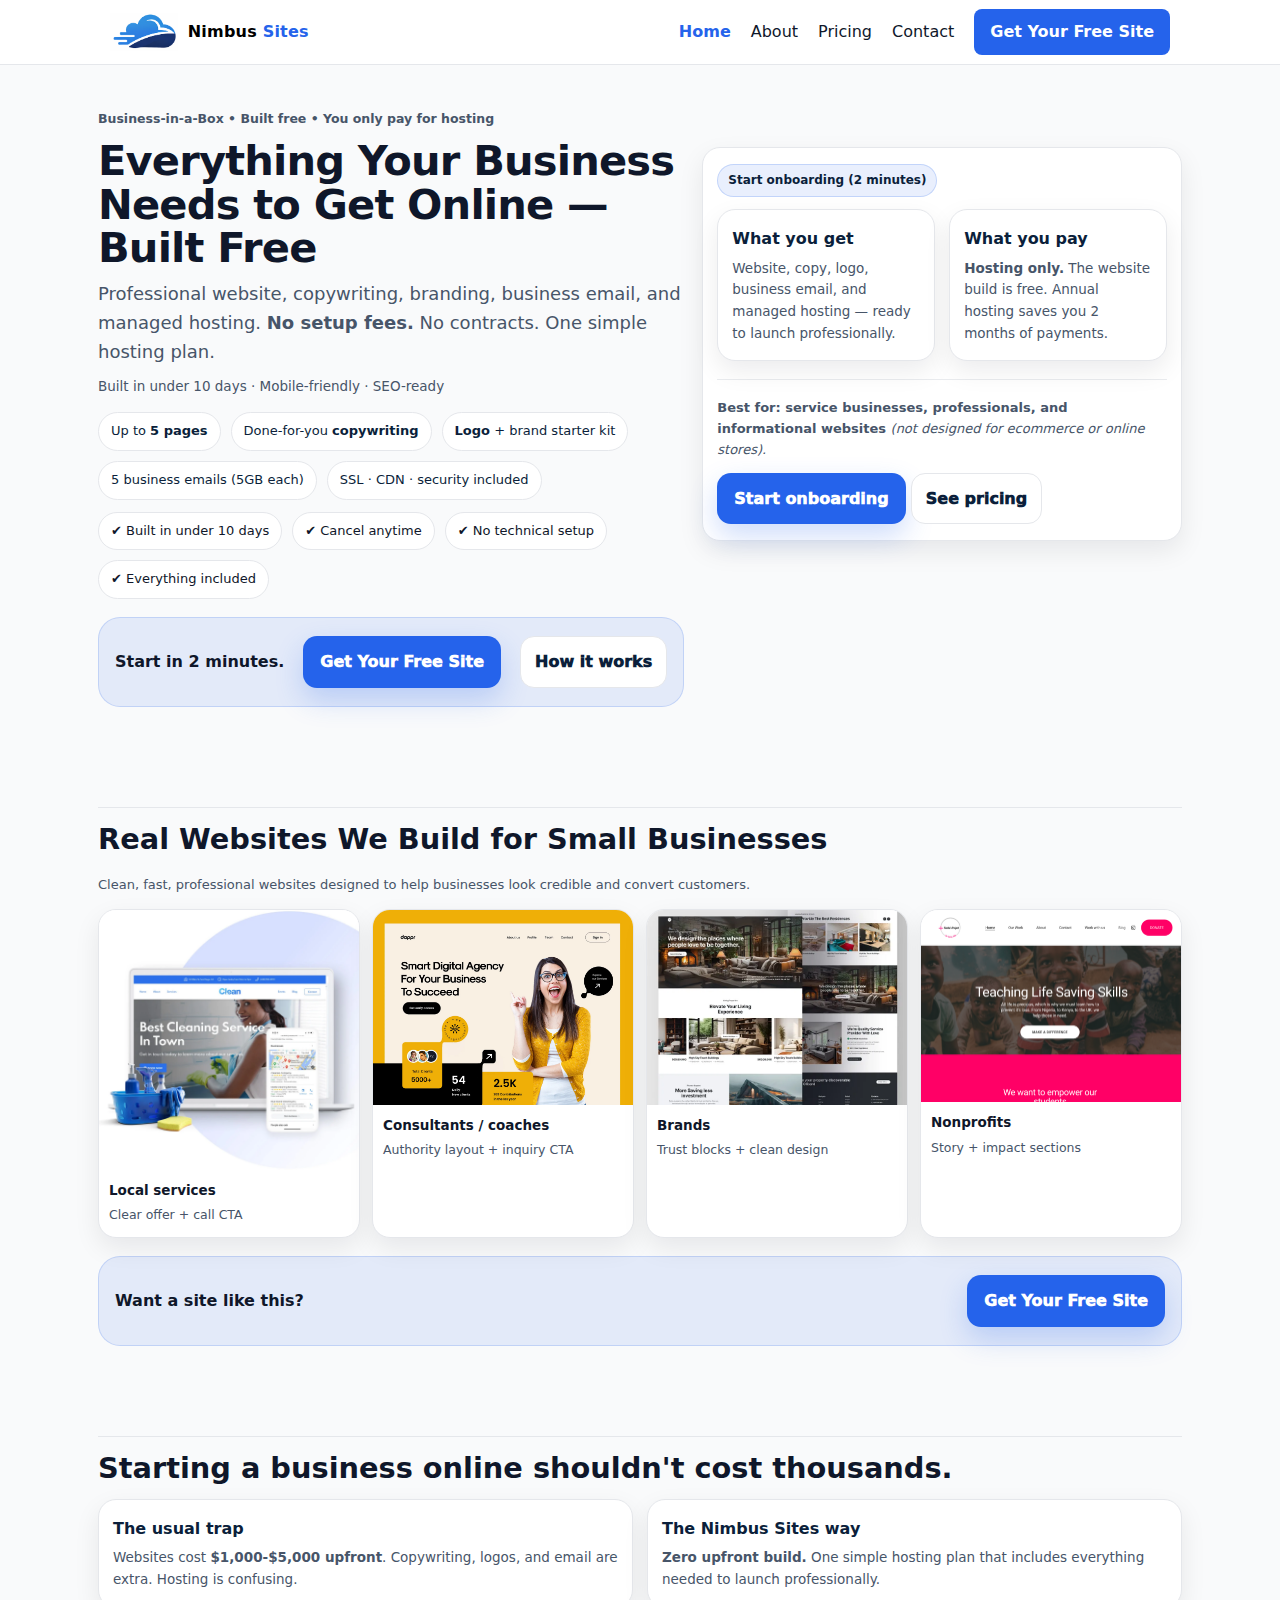
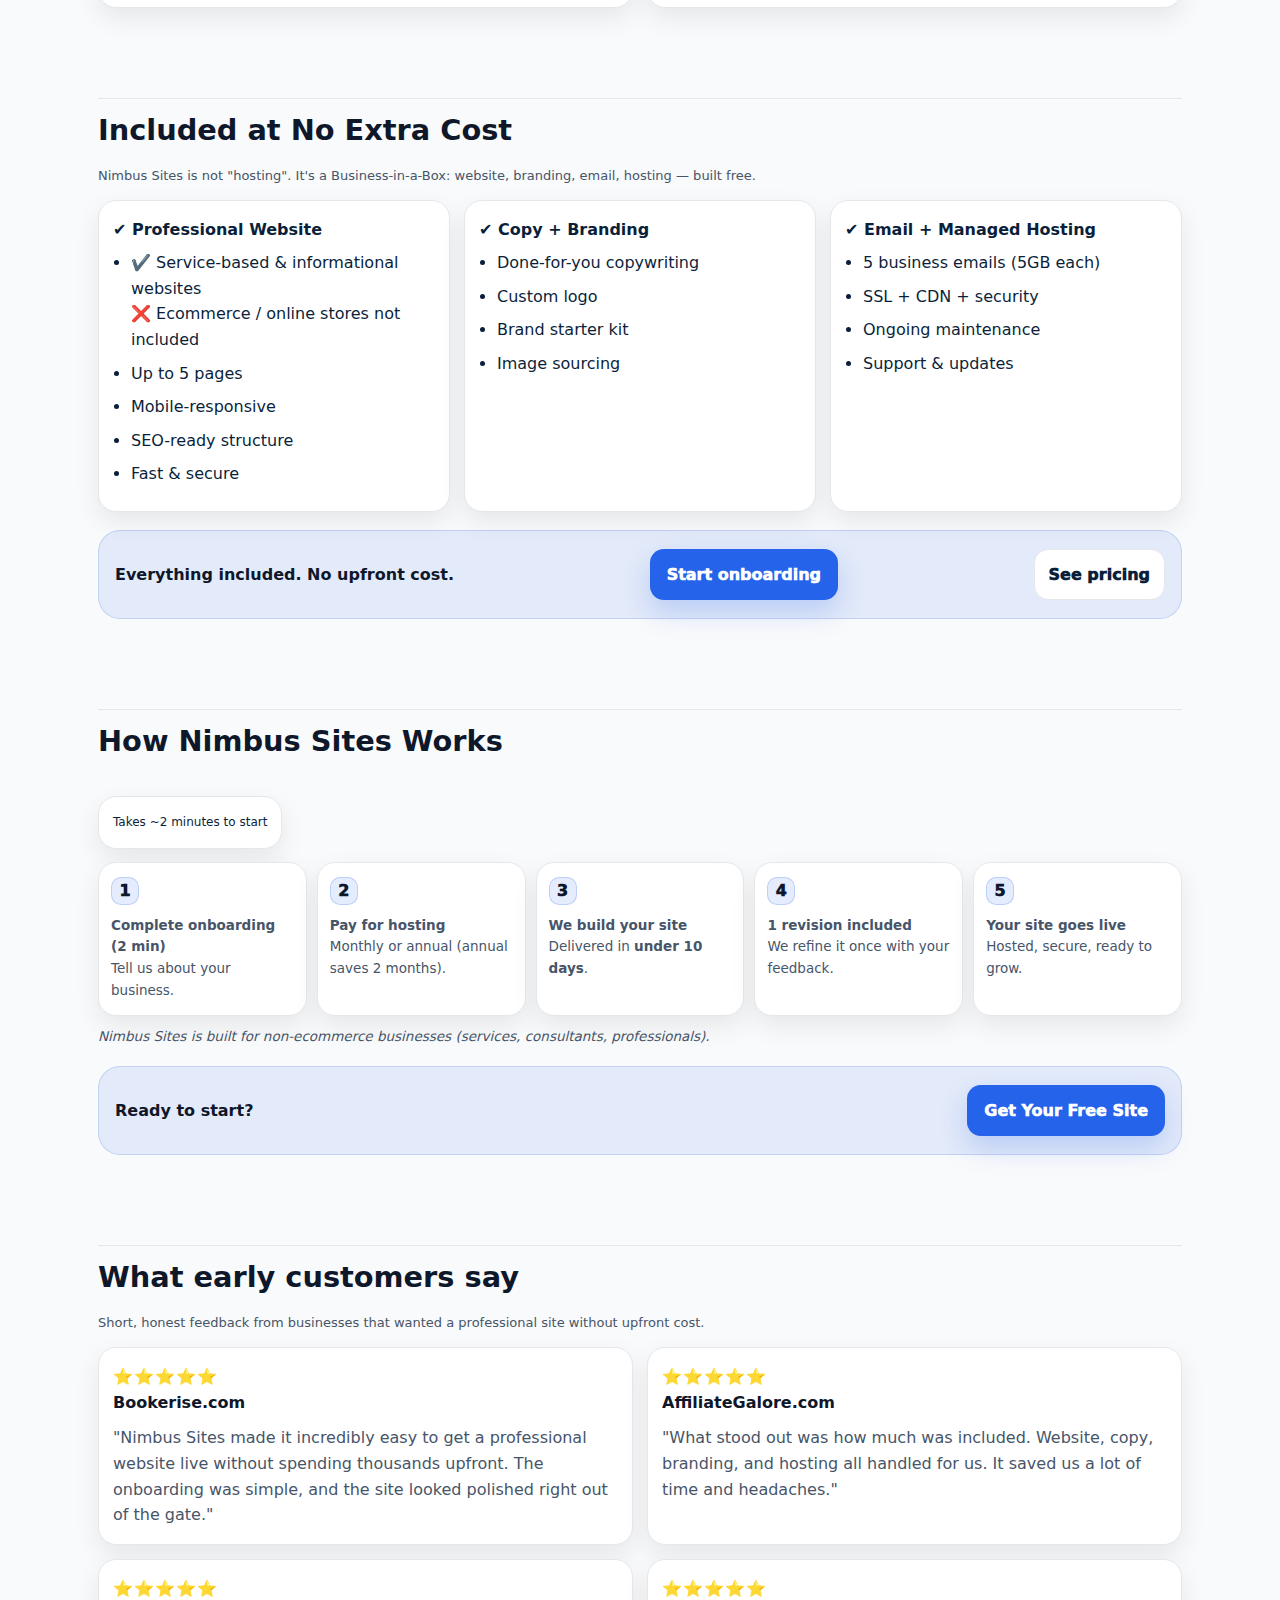
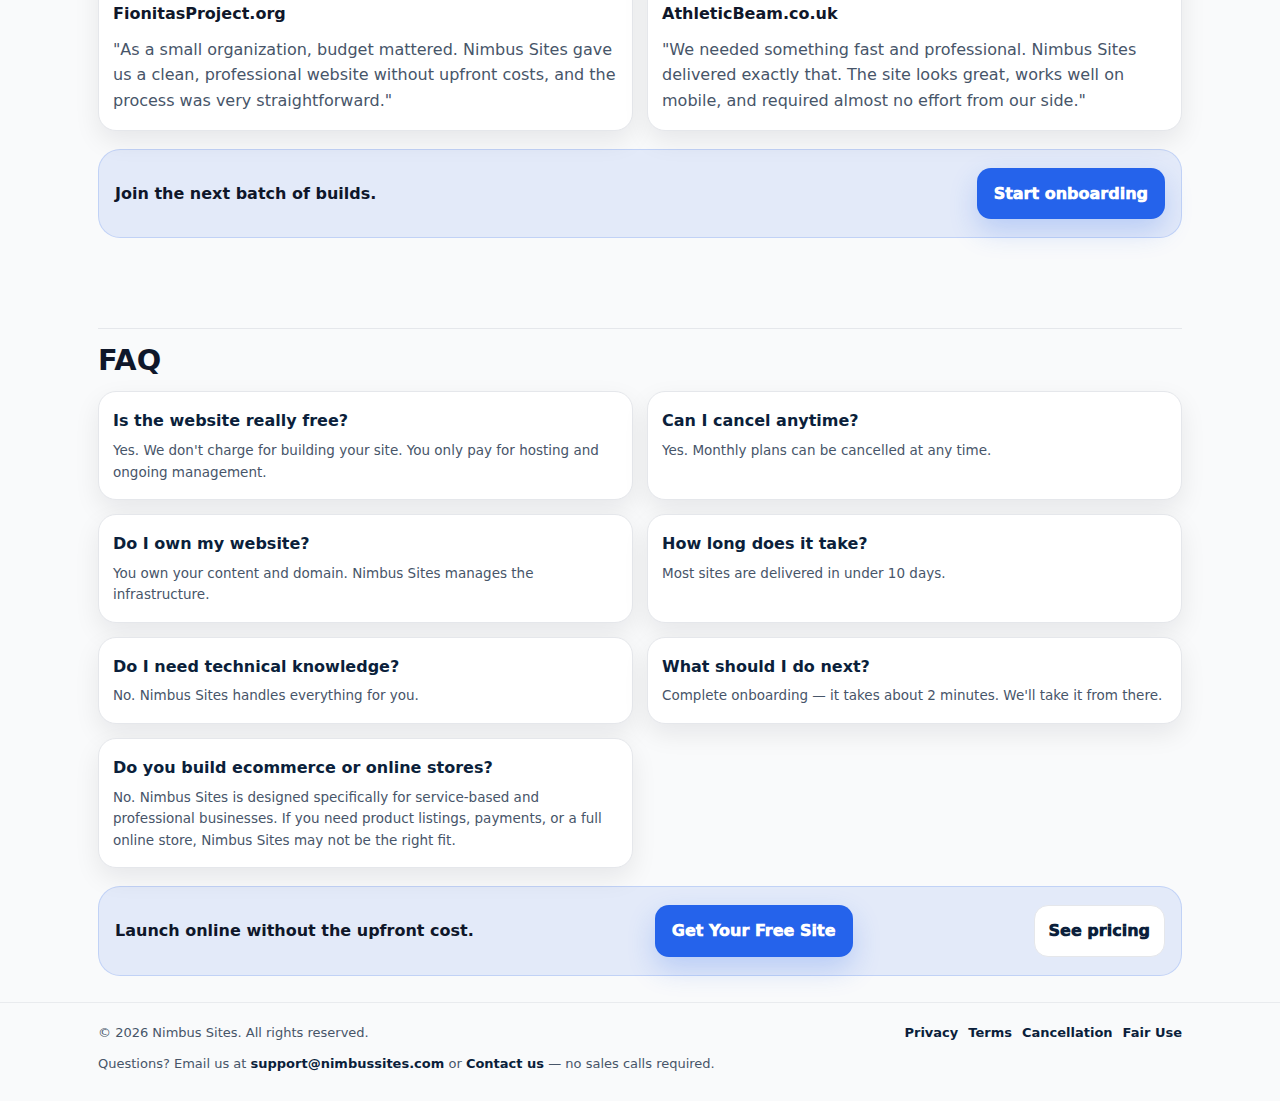
<file: index.html>
<!doctype html>
<html lang="en">
<head>
  <!-- Google tag (gtag.js) -->
  <script async src="https://www.googletagmanager.com/gtag/js?id=G-KC586SLDHN"></script>
  <script>
    window.dataLayer = window.dataLayer || [];
    function gtag(){dataLayer.push(arguments);}
    gtag('js', new Date());
  
    gtag('config', 'G-KC586SLDHN');
  </script>
<meta charset="utf-8"/>
<meta name="viewport" content="width=device-width,initial-scale=1"/>
<title>Nimbus Sites — Everything Included Website Built Free</title>
<meta name="description" content="Everything your business needs to get online — built free. Website, copywriting, branding, business email, and managed hosting. Start onboarding in 2 minutes."/>
<!-- Google Tag Manager -->
<script>(function(w,d,s,l,i){w[l]=w[l]||[];w[l].push({'gtm.start':
new Date().getTime(),event:'gtm.js'});var f=d.getElementsByTagName(s)[0],
j=d.createElement(s),dl=l!='dataLayer'?'&l='+l:'';j.async=true;j.src=
'https://www.googletagmanager.com/gtm.js?id='+i+dl;f.parentNode.insertBefore(j,f);
})(window,document,'script','dataLayer','GTM-NSJP44X3');</script>
<!-- End Google Tag Manager -->
<link rel="preconnect" href="https://fonts.googleapis.com">
<link rel="preconnect" href="https://fonts.gstatic.com" crossorigin>
<link href="https://fonts.googleapis.com/css2?family=Inter:wght@400;500;600;700;800;900&display=swap" rel="stylesheet">
<link rel="stylesheet" href="/assets/styles.css"/>
<link rel="stylesheet" href="/assets/header.css"/>
</head>

<body>
  <!-- Google Tag Manager (noscript) -->
  <noscript><iframe src="https://www.googletagmanager.com/ns.html?id=GTM-NSJP44X3"
  height="0" width="0" style="display:none;visibility:hidden"></iframe></noscript>
  <!-- End Google Tag Manager (noscript) -->
<header>
  <div class="container header-inner">
    <a class="brand" href="/" aria-label="Nimbus Sites home">
      <img src="/assets/images/logo.png" alt="Nimbus Sites logo">
      <!-- <span class="logo-dot" aria-hidden="true"></span> -->
      <span><span style="color: black;">Nimbus</span> Sites</span>
    </a>

    <nav id="nav">
      <a href="/" class="active">Home</a>
      <a href="/about.html">About</a>
      <a href="/pricing.html">Pricing</a>
      <a href="/contact.html">Contact</a>
      <a href="https://tally.so/r/2EakoA" class="btn-primary">Get Your Free Site</a>
    </nav>

    <button class="hamburger" id="hamburger">☰</button>
  </div>
</header>
    
<main class="container-wide">
  <!-- Ad alignment note:
    "Free Business Website" -> H1 below (Built Free) + subline "You only pay for hosting"
    "Website Built in Under 10 Days" -> subline + How It Works step 3
  -->
  <section class="hero" id="top">
    <div class="kicker">Business-in-a-Box • Built free • You only pay for hosting</div>
    <div class="hero-grid">
      <div>
        <h1 id="dynamic-hero">
          Everything Your Business Needs to Get Online — Built Free
        </h1>
        <p class="lede">Professional website, copywriting, branding, business email, and managed hosting. <strong>No setup fees.</strong> No contracts. One simple hosting plan.</p>
        <div class="subline">Built in under 10 days · Mobile-friendly · SEO-ready</div>

        <div class="pills" aria-label="Included pills">
          <div class="pill">Up to <strong>5 pages</strong></div>
          <div class="pill">Done-for-you <strong>copywriting</strong></div>
          <div class="pill"><strong>Logo</strong> + brand starter kit</div>
          <div class="pill">5 business emails (5GB each)</div>
          <div class="pill">SSL · CDN · security included</div>
        </div>

        <div class="trust-strip" aria-label="Trust strip">
          <div class="check">✔ Built in under 10 days</div>
          <div class="check">✔ Cancel anytime</div>
          <div class="check">✔ No technical setup</div>
          <div class="check">✔ Everything included</div>
        </div>

        <div class="cta-banner">
          <strong>Start in 2 minutes.</strong>
          <a class="primary-btn" data-cta="tally" href="#">Get Your Free Site</a>
          <a class="ghost-btn" href="#how">How it works</a>
        </div>
      </div>

      <div class="card">
        <span class="badge">Start onboarding (2 minutes)</span>
        <div class="grid-2" style="margin-top:12px">
          <div class="block">
            <h3>What you get</h3>
            <p>Website, copy, logo, business email, and managed hosting — ready to launch professionally.</p>
          </div>
          <div class="block">
            <h3>What you pay</h3>
            <p><strong>Hosting only.</strong> The website build is free. Annual hosting saves you 2 months of payments.</p>
          </div>
        </div>
        <div class="hr"></div>
        <div class="small"><strong>Best for: service businesses, professionals, and informational websites </strong><i>(not designed for ecommerce or online stores).</i></div>
        <div style="margin-top:12px">
          <a class="primary-btn" data-cta="tally" href="#">Start onboarding</a>
          <a class="ghost-btn" href="/pricing.html">See pricing</a>
        </div>
      </div>
    </div>
  </section>

  <section class="section" id="examples">
    <h2>Real Websites We Build for Small Businesses</h2>
    <p class="small">Clean, fast, professional websites designed to help businesses look credible and convert customers.</p>
    <div class="examples-grid">
      <div class="example"><img src="/assets/images/cleaning-site.webp" alt="Website example: local service business" loading="lazy"><div class="cap"><strong>Local services</strong><span>Clear offer + call CTA</span></div></div>
      <div class="example"><img src="/assets/images/digital-agency.webp" alt="Website example: consultant or coach" loading="lazy"><div class="cap"><strong>Consultants / coaches</strong><span>Authority layout + inquiry CTA</span></div></div>
      <div class="example"><img src="/assets/images/architechture.webp" alt="Website example: ecommerce brand" loading="lazy"><div class="cap"><strong>Brands</strong><span>Trust blocks + clean design</span></div></div>
      <div class="example"><img src="/assets/images/fionitasproject.png" alt="Website example: nonprofit" loading="lazy"><div class="cap"><strong>Nonprofits</strong><span>Story + impact sections</span></div></div>
    </div>
    <div class="cta-banner">
      <strong>Want a site like this?</strong>
      <a class="primary-btn" data-cta="tally" href="#">Get Your Free Site</a>
    </div>
  </section>

  <section class="section" id="problem">
    <h2>Starting a business online shouldn't cost thousands.</h2>
    <div class="grid-2">
      <div class="block">
        <h3>The usual trap</h3>
        <p>Websites cost <strong>$1,000-$5,000 upfront</strong>. Copywriting, logos, and email are extra. Hosting is confusing.</p>
      </div>
      <div class="block">
        <h3>The Nimbus Sites way</h3>
        <p><strong>Zero upfront build.</strong> One simple hosting plan that includes everything needed to launch professionally.</p>
      </div>
    </div>
  </section>

  <section class="section" id="included">
    <h2>Included at No Extra Cost</h2>
    <p class="small">Nimbus Sites is not "hosting". It's a Business-in-a-Box: website, branding, email, hosting — built free.</p>
    <div class="includes">
      <div class="inc">
        <h3>✔ Professional Website</h3>
        <ul>
          <li>✔️ Service-based & informational websites <br /> ❌ Ecommerce / online stores not included</li>
          <li>Up to 5 pages</li>
          <li>Mobile-responsive</li>
          <li>SEO-ready structure</li>
          <li>Fast & secure</li>
        </ul>
      </div>
      <div class="inc">
        <h3>✔ Copy + Branding</h3>
        <ul>
          <li>Done-for-you copywriting</li>
          <li>Custom logo</li>
          <li>Brand starter kit</li>
          <li>Image sourcing</li>
        </ul>
      </div>
      <div class="inc">
        <h3>✔ Email + Managed Hosting</h3>
        <ul>
          <li>5 business emails (5GB each)</li>
          <li>SSL + CDN + security</li>
          <li>Ongoing maintenance</li>
          <li>Support & updates</li>
        </ul>
      </div>
    </div>
    <div class="cta-banner">
      <strong>Everything included. No upfront cost.</strong>
      <a class="primary-btn" data-cta="tally" href="#">Start onboarding</a>
      <a class="ghost-btn" href="/pricing.html">See pricing</a>
    </div>
  </section>

  <section class="section" id="how">
    <h2>How Nimbus Sites Works</h2>
    <p class="small"><span class="card badge">Takes ~2 minutes to start</span></p>
    <div class="steps">
      <div class="step">
        <div class="num">1</div>
        <p><strong>Complete onboarding (2 min)</strong><br/>Tell us about your business.</p>
      </div>
      <div class="step"><div class="num">2</div><p><strong>Pay for hosting</strong><br/>Monthly or annual (annual saves 2 months).</p></div>
      <div class="step"><div class="num">3</div><p><strong>We build your site</strong><br/>Delivered in <strong>under 10 days</strong>.</p></div>
      <div class="step"><div class="num">4</div><p><strong>1 revision included</strong><br/>We refine it once with your feedback.</p></div>
      <div class="step"><div class="num">5</div><p><strong>Your site goes live</strong><br/>Hosted, secure, ready to grow.</p></div>
    </div>
    <p class="disclaimer"><i>Nimbus Sites is built for non-ecommerce businesses (services, consultants, professionals).</i></p>
    <div class="cta-banner">
      <strong>Ready to start?</strong>
      <a class="primary-btn" data-cta="tally" href="#">Get Your Free Site</a>
    </div>
  </section>

  <section class="section" id="reviews">
    <h2>What early customers say</h2>
    <p class="small">Short, honest feedback from businesses that wanted a professional site without upfront cost.</p>
    <div class="reviews">
      <div class="review"><div class="stars">⭐⭐⭐⭐⭐</div><strong>Bookerise.com</strong><p>"Nimbus Sites made it incredibly easy to get a professional website live without spending thousands upfront. The onboarding was simple, and the site looked polished right out of the gate."</p></div>
      <div class="review"><div class="stars">⭐⭐⭐⭐⭐</div><strong>AffiliateGalore.com</strong><p>"What stood out was how much was included. Website, copy, branding, and hosting all handled for us. It saved us a lot of time and headaches."</p></div>
      <div class="review"><div class="stars">⭐⭐⭐⭐⭐</div><strong>FionitasProject.org</strong><p>"As a small organization, budget mattered. Nimbus Sites gave us a clean, professional website without upfront costs, and the process was very straightforward."</p></div>
      <div class="review"><div class="stars">⭐⭐⭐⭐⭐</div><strong>AthleticBeam.co.uk</strong><p>"We needed something fast and professional. Nimbus Sites delivered exactly that. The site looks great, works well on mobile, and required almost no effort from our side."</p></div>
    </div>
    <div class="cta-banner">
      <strong>Join the next batch of builds.</strong>
      <a class="primary-btn" data-cta="tally" href="#">Start onboarding</a>
    </div>
  </section>

  <section class="section" id="faq">
    <h2>FAQ</h2>
    <div class="grid-2">
      <div class="block"><h3>Is the website really free?</h3><p>Yes. We don't charge for building your site. You only pay for hosting and ongoing management.</p></div>
      <div class="block"><h3>Can I cancel anytime?</h3><p>Yes. Monthly plans can be cancelled at any time.</p></div>
      <div class="block"><h3>Do I own my website?</h3><p>You own your content and domain. Nimbus Sites manages the infrastructure.</p></div>
      <div class="block"><h3>How long does it take?</h3><p>Most sites are delivered in under 10 days.</p></div>
      <div class="block"><h3>Do I need technical knowledge?</h3><p>No. Nimbus Sites handles everything for you.</p></div>
      <div class="block"><h3>What should I do next?</h3><p>Complete onboarding — it takes about 2 minutes. We'll take it from there.</p></div>
      <div class="block"><h3>Do you build ecommerce or online stores?</h3><p>No. Nimbus Sites is designed specifically for service-based and professional businesses. If you need product listings, payments, or a full online store, Nimbus Sites may not be the right fit.</p></div>
    </div>
    <div class="cta-banner">
      <strong>Launch online without the upfront cost.</strong>
      <a class="primary-btn" data-cta="tally" href="#">Get Your Free Site</a>
      <a class="ghost-btn" href="/pricing.html">See pricing</a>
    </div>
  </section>

  <!-- <section class="section" id="reviews">
    <h2>See How Nimbus Sites Works</h2>
    <p class="small">A 60-second walkthrough of how your website is build free.</p>
    
    <div class="cta-banner">
      <strong>Join the next batch of builds.</strong>
      <a class="primary-btn" data-cta="tally" href="#">Start onboarding</a>
    </div>
  </section> -->
</main>

<div class="footer">
  <div class="container-wide">
    <div style="display:flex; align-items:center; justify-content:space-between; gap:12px; flex-wrap:wrap;">
      <div>© <span data-year></span> Nimbus Sites. All rights reserved.</div>
      <div style="display:flex; gap:10px; flex-wrap:wrap;">
        <a href="/legal/privacy-policy.html">Privacy</a>
        <a href="/legal/terms-of-service.html">Terms</a>
        <a href="/legal/cancellation-refund-policy.html">Cancellation</a>
        <a href="/legal/fair-use-policy.html">Fair Use</a>
      </div>
    </div>
    <div style="margin-top:10px">Questions? Email us at <a href="mailto:support@nimbussites.com">support@nimbussites.com</a> or <a href="/contact.html">Contact us</a> — no sales calls required.</div>
  </div>
</div>

<script src="/assets/main.js"></script>
<script src="/assets/dynamicHero.js"></script>
<script src="/assets/nav.js"></script>
</body>
</html>
</file>
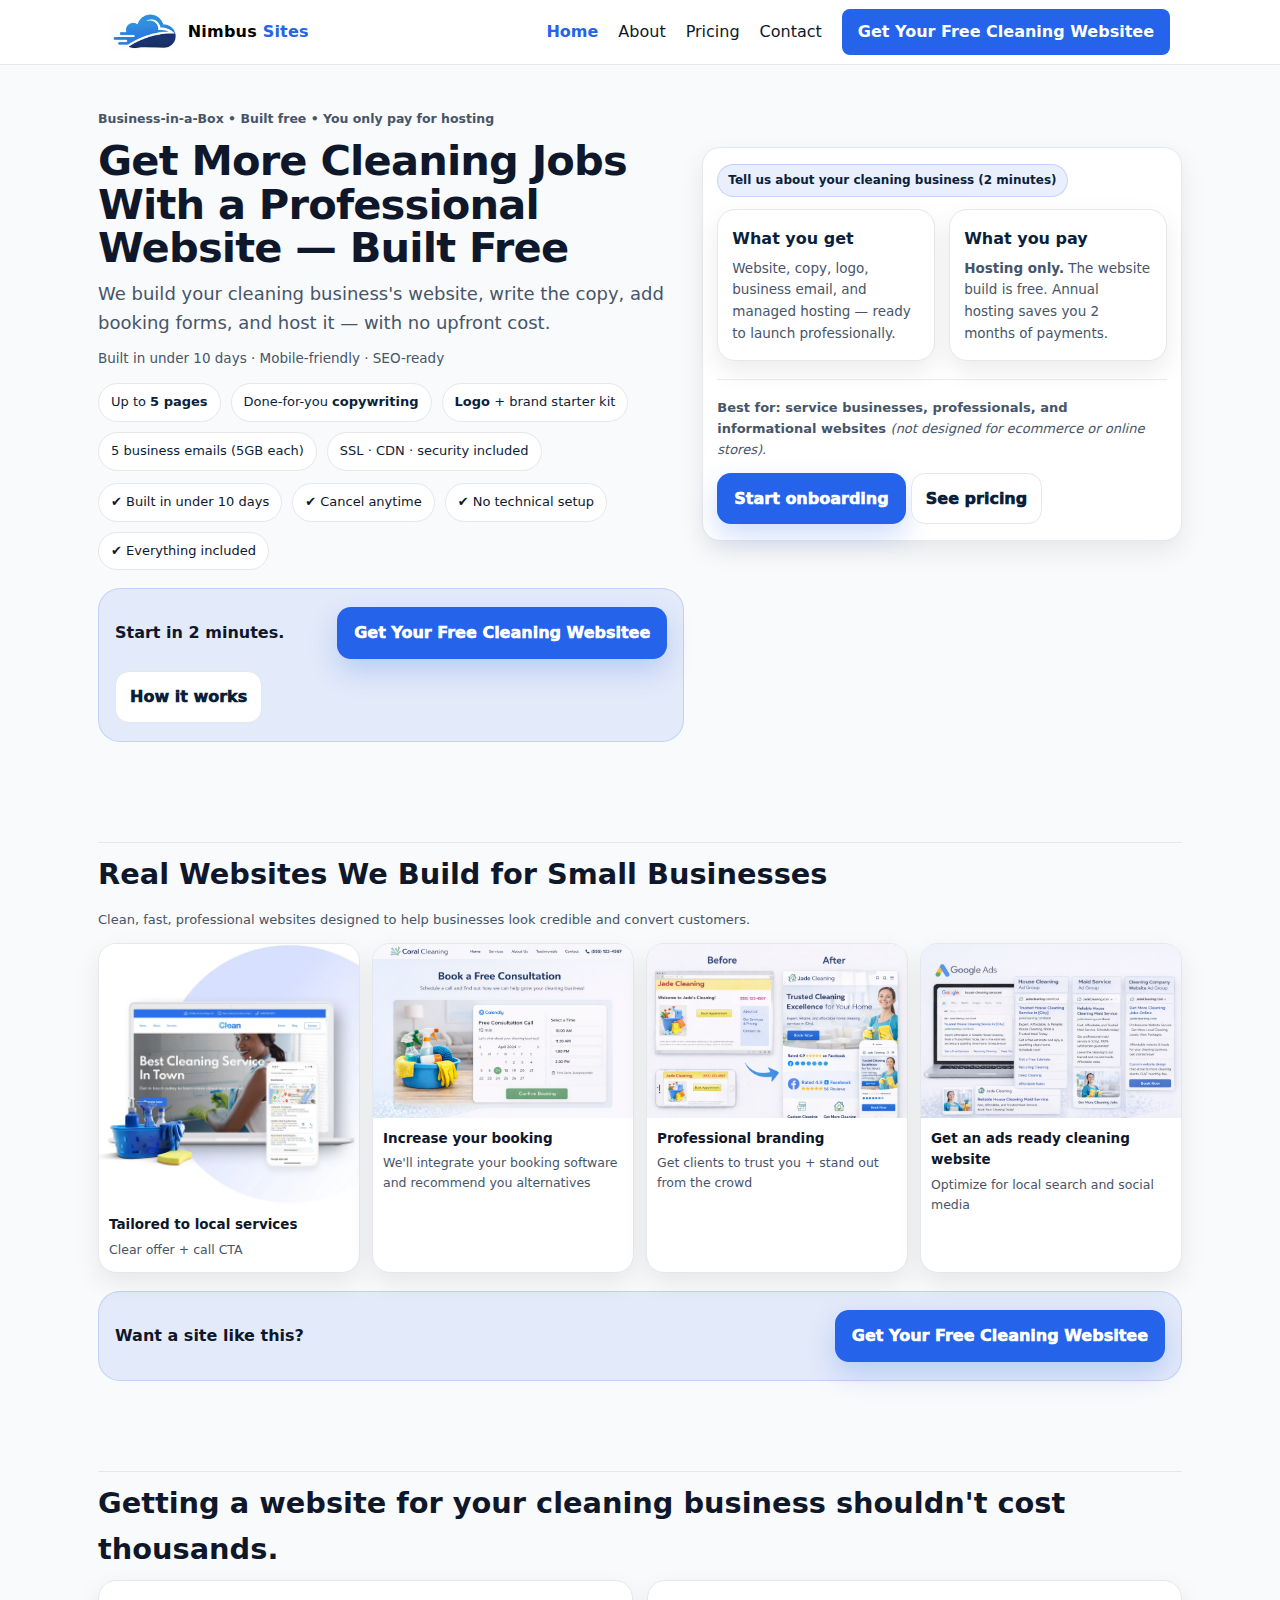
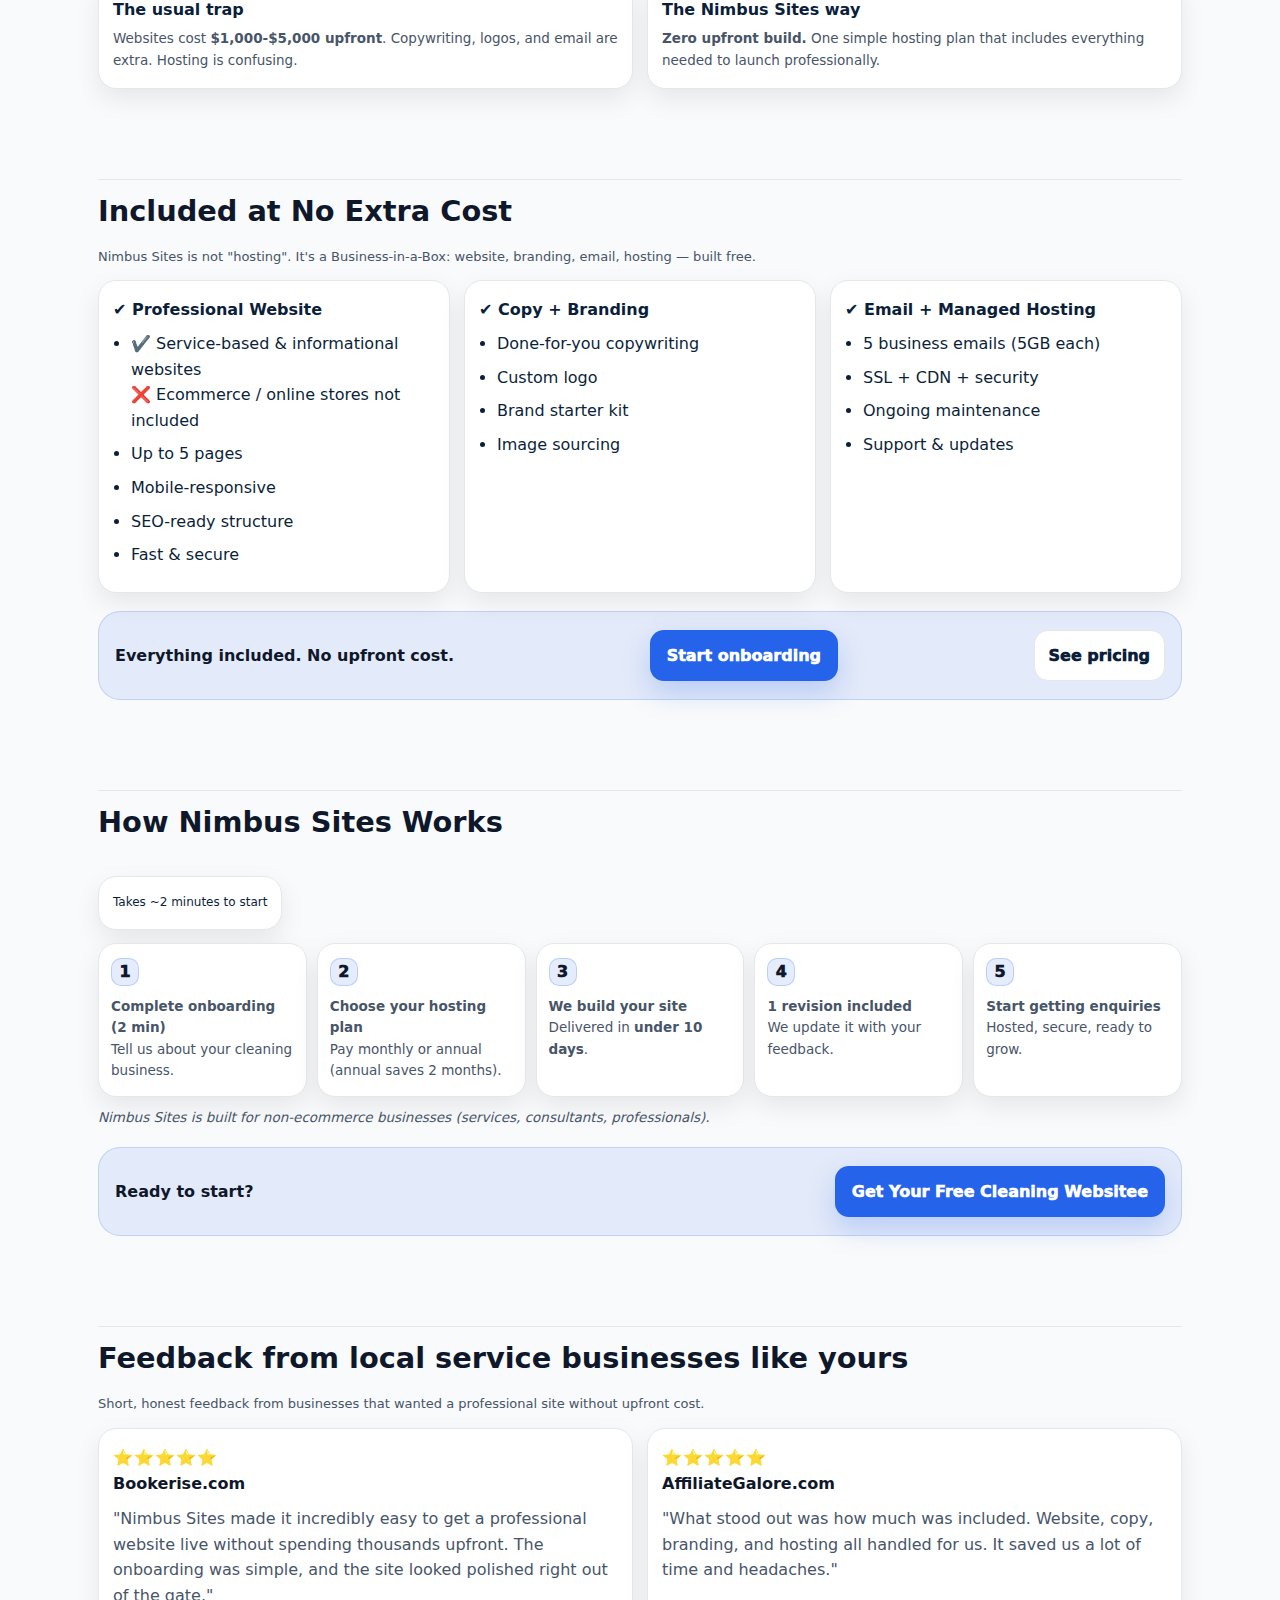
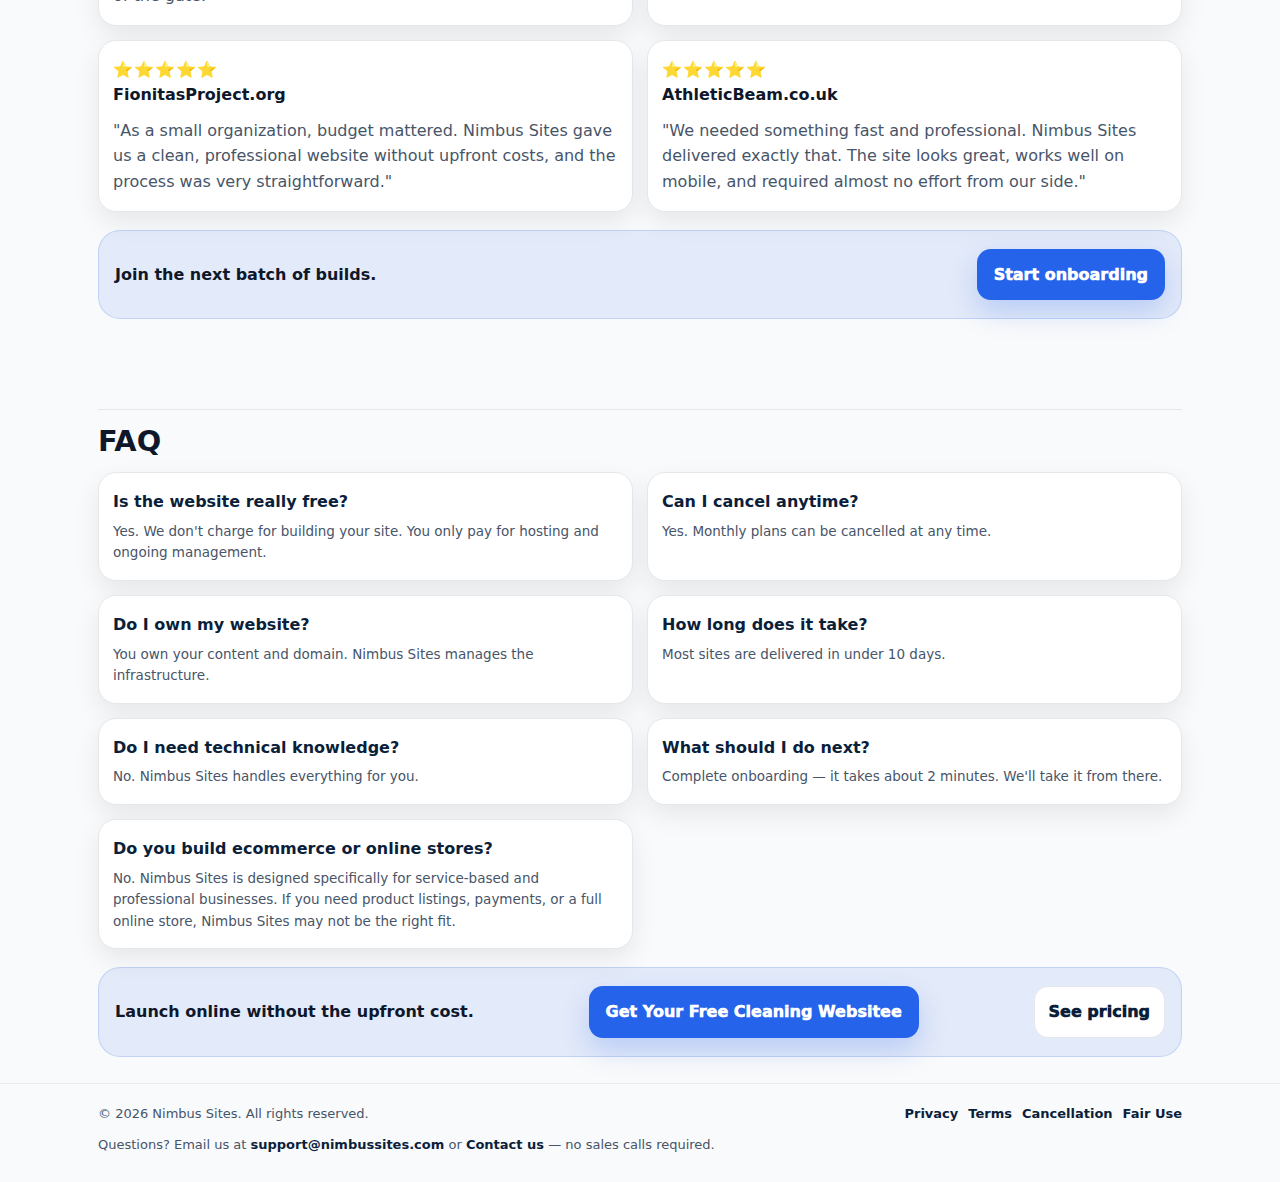
<file: cleaning.html>
<!doctype html>
<html lang="en">
<head>
    <!-- Google tag (gtag.js) -->
  <script async src="https://www.googletagmanager.com/gtag/js?id=G-KC586SLDHN"></script>
  <script>
    window.dataLayer = window.dataLayer || [];
    function gtag(){dataLayer.push(arguments);}
    gtag('js', new Date());
  
    gtag('config', 'G-KC586SLDHN');
  </script>
<meta charset="utf-8"/>
<meta name="viewport" content="width=device-width,initial-scale=1"/>
<title>Nimbus Sites — Everything Included Website Built Free</title>
<meta name="description" content="Get More Cleaning Jobs With a Professional Website — Built Free. Website, copywriting, branding, business email, and managed hosting. Start onboarding in 2 minutes."/>
<!-- Google Tag Manager -->
<script>(function(w,d,s,l,i){w[l]=w[l]||[];w[l].push({'gtm.start':
new Date().getTime(),event:'gtm.js'});var f=d.getElementsByTagName(s)[0],
j=d.createElement(s),dl=l!='dataLayer'?'&l='+l:'';j.async=true;j.src=
'https://www.googletagmanager.com/gtm.js?id='+i+dl;f.parentNode.insertBefore(j,f);
})(window,document,'script','dataLayer','GTM-NSJP44X3');</script>
<!-- End Google Tag Manager -->
<link rel="preconnect" href="https://fonts.googleapis.com">
<link rel="preconnect" href="https://fonts.gstatic.com" crossorigin>
<link href="https://fonts.googleapis.com/css2?family=Inter:wght@400;500;600;700;800;900&display=swap" rel="stylesheet">
<link rel="stylesheet" href="/assets/styles.css"/>
<link rel="stylesheet" href="/assets/header.css"/>
</head>

<body>
  <!-- Google Tag Manager (noscript) -->
  <noscript><iframe src="https://www.googletagmanager.com/ns.html?id=GTM-NSJP44X3"
  height="0" width="0" style="display:none;visibility:hidden"></iframe></noscript>
  <!-- End Google Tag Manager (noscript) -->
<header>
  <div class="container header-inner">
    <a class="brand" href="/" aria-label="Nimbus Sites home">
      <img src="/assets/images/logo.png" alt="Nimbus Sites logo">
      <!-- <span class="logo-dot" aria-hidden="true"></span> -->
      <span><span style="color: black;">Nimbus</span> Sites</span>
    </a>

    <nav id="nav">
      <a href="/" class="active">Home</a>
      <a href="/about.html">About</a>
      <a href="/pricing.html">Pricing</a>
      <a href="/contact.html">Contact</a>
      <a href="https://tally.so/r/2EakoA" class="btn-primary">Get Your Free Cleaning Websitee</a>
    </nav>

    <button class="hamburger" id="hamburger">☰</button>
  </div>
</header>
    
<main class="container-wide">
  <section class="hero" id="top">
    <div class="kicker">Business-in-a-Box • Built free • You only pay for hosting</div>
    <div class="hero-grid">
      <div>
        <h1 id="dynamic-hero">
          Get More Cleaning Jobs With a Professional Website — Built Free
        </h1>
        <p class="lede">We build your cleaning business's website, write the copy, add booking forms, and host it — with no upfront cost.</p>
        <div class="subline">Built in under 10 days · Mobile-friendly · SEO-ready</div>

        <div class="pills" aria-label="Included pills">
          <div class="pill">Up to <strong>5 pages</strong></div>
          <div class="pill">Done-for-you <strong>copywriting</strong></div>
          <div class="pill"><strong>Logo</strong> + brand starter kit</div>
          <div class="pill">5 business emails (5GB each)</div>
          <div class="pill">SSL · CDN · security included</div>
        </div>

        <div class="trust-strip" aria-label="Trust strip">
          <div class="check">✔ Built in under 10 days</div>
          <div class="check">✔ Cancel anytime</div>
          <div class="check">✔ No technical setup</div>
          <div class="check">✔ Everything included</div>
        </div>

        <div class="cta-banner">
          <strong>Start in 2 minutes.</strong>
          <a class="primary-btn" data-cta="tally" href="#">Get Your Free Cleaning Websitee</a>
          <a class="ghost-btn" href="#how">How it works</a>
        </div>
      </div>

      <div class="card">
        <span class="badge">Tell us about your cleaning business (2 minutes)</span>
        <div class="grid-2" style="margin-top:12px">
          <div class="block">
            <h3>What you get</h3>
            <p>Website, copy, logo, business email, and managed hosting — ready to launch professionally.</p>
          </div>
          <div class="block">
            <h3>What you pay</h3>
            <p><strong>Hosting only.</strong> The website build is free. Annual hosting saves you 2 months of payments.</p>
          </div>
        </div>
        <div class="hr"></div>
        <div class="small"><strong>Best for: service businesses, professionals, and informational websites </strong><i>(not designed for ecommerce or online stores).</i></div>
        <div style="margin-top:12px">
          <a class="primary-btn" data-cta="tally" href="#">Start onboarding</a>
          <a class="ghost-btn" href="/pricing.html">See pricing</a>
        </div>
      </div>
    </div>
  </section>

  <section class="section" id="examples">
    <h2>Real Websites We Build for Small Businesses</h2>
    <p class="small">Clean, fast, professional websites designed to help businesses look credible and convert customers.</p>
    <div class="examples-grid">
      <div class="example"><img src="/assets/images/cleaning-site.webp" alt="Cleaning website example: local cleaning business" loading="lazy"><div class="cap"><strong>Tailored to local services</strong><span>Clear offer + call CTA</span></div></div>
      <div class="example"><img src="/assets/images/cleaning-site-booking.png" alt="Cleaning website example: consultant or coach" loading="lazy"><div class="cap"><strong>Increase your booking</strong><span>We'll integrate your booking software and recommend you alternatives</span></div></div>
      <div class="example"><img src="/assets/images/cleaning-branding.png" alt="Cleaning website example: branding before and after" loading="lazy"><div class="cap"><strong>Professional branding</strong><span>Get clients to trust you + stand out from the crowd</span></div></div>
      <div class="example"><img src="/assets/images/ads-cleaning-site.png" alt="Get your cleaning website ads ready" loading="lazy"><div class="cap"><strong>Get an ads ready cleaning website</strong><span>Optimize for local search and social media</span></div></div>
    </div>
    <div class="cta-banner">
      <strong>Want a site like this?</strong>
      <a class="primary-btn" data-cta="tally" href="#">Get Your Free Cleaning Websitee</a>
    </div>
  </section>

  <section class="section" id="problem">
    <h2>Getting a website for your cleaning business shouldn't cost thousands.</h2>
    <div class="grid-2">
      <div class="block">
        <h3>The usual trap</h3>
        <p>Websites cost <strong>$1,000-$5,000 upfront</strong>. Copywriting, logos, and email are extra. Hosting is confusing.</p>
      </div>
      <div class="block">
        <h3>The Nimbus Sites way</h3>
        <p><strong>Zero upfront build.</strong> One simple hosting plan that includes everything needed to launch professionally.</p>
      </div>
    </div>
  </section>

  <section class="section" id="included">
    <h2>Included at No Extra Cost</h2>
    <p class="small">Nimbus Sites is not "hosting". It's a Business-in-a-Box: website, branding, email, hosting — built free.</p>
    <div class="includes">
      <div class="inc">
        <h3>✔ Professional Website</h3>
        <ul>
          <li>✔️ Service-based & informational websites <br /> ❌ Ecommerce / online stores not included</li>
          <li>Up to 5 pages</li>
          <li>Mobile-responsive</li>
          <li>SEO-ready structure</li>
          <li>Fast & secure</li>
        </ul>
      </div>
      <div class="inc">
        <h3>✔ Copy + Branding</h3>
        <ul>
          <li>Done-for-you copywriting</li>
          <li>Custom logo</li>
          <li>Brand starter kit</li>
          <li>Image sourcing</li>
        </ul>
      </div>
      <div class="inc">
        <h3>✔ Email + Managed Hosting</h3>
        <ul>
          <li>5 business emails (5GB each)</li>
          <li>SSL + CDN + security</li>
          <li>Ongoing maintenance</li>
          <li>Support & updates</li>
        </ul>
      </div>
    </div>
    <div class="cta-banner">
      <strong>Everything included. No upfront cost.</strong>
      <a class="primary-btn" data-cta="tally" href="#">Start onboarding</a>
      <a class="ghost-btn" href="/pricing.html">See pricing</a>
    </div>
  </section>

  <section class="section" id="how">
    <h2>How Nimbus Sites Works</h2>
    <p class="small"><span class="card badge">Takes ~2 minutes to start</span></p>
    <div class="steps">
      <div class="step">
        <div class="num">1</div>
        <p><strong>Complete onboarding (2 min)</strong><br/>Tell us about your cleaning business.</p>
      </div>
      <div class="step"><div class="num">2</div><p><strong>Choose your hosting plan</strong><br/>Pay monthly or annual (annual saves 2 months).</p></div>
      <div class="step"><div class="num">3</div><p><strong>We build your site</strong><br/>Delivered in <strong>under 10 days</strong>.</p></div>
      <div class="step"><div class="num">4</div><p><strong>1 revision included</strong><br/>We update it with your feedback.</p></div>
      <div class="step"><div class="num">5</div><p><strong>Start getting enquiries</strong><br/>Hosted, secure, ready to grow.</p></div>
    </div>
    <p class="disclaimer"><i>Nimbus Sites is built for non-ecommerce businesses (services, consultants, professionals).</i></p>
    <div class="cta-banner">
      <strong>Ready to start?</strong>
      <a class="primary-btn" data-cta="tally" href="#">Get Your Free Cleaning Websitee</a>
    </div>
  </section>

  <section class="section" id="reviews">
    <h2>Feedback from local service businesses like yours</h2>
    <p class="small">Short, honest feedback from businesses that wanted a professional site without upfront cost.</p>
    <div class="reviews">
      <div class="review"><div class="stars">⭐⭐⭐⭐⭐</div><strong>Bookerise.com</strong><p>"Nimbus Sites made it incredibly easy to get a professional website live without spending thousands upfront. The onboarding was simple, and the site looked polished right out of the gate."</p></div>
      <div class="review"><div class="stars">⭐⭐⭐⭐⭐</div><strong>AffiliateGalore.com</strong><p>"What stood out was how much was included. Website, copy, branding, and hosting all handled for us. It saved us a lot of time and headaches."</p></div>
      <div class="review"><div class="stars">⭐⭐⭐⭐⭐</div><strong>FionitasProject.org</strong><p>"As a small organization, budget mattered. Nimbus Sites gave us a clean, professional website without upfront costs, and the process was very straightforward."</p></div>
      <div class="review"><div class="stars">⭐⭐⭐⭐⭐</div><strong>AthleticBeam.co.uk</strong><p>"We needed something fast and professional. Nimbus Sites delivered exactly that. The site looks great, works well on mobile, and required almost no effort from our side."</p></div>
    </div>
    <div class="cta-banner">
      <strong>Join the next batch of builds.</strong>
      <a class="primary-btn" data-cta="tally" href="#">Start onboarding</a>
    </div>
  </section>

  <section class="section" id="faq">
    <h2>FAQ</h2>
    <div class="grid-2">
      <div class="block"><h3>Is the website really free?</h3><p>Yes. We don't charge for building your site. You only pay for hosting and ongoing management.</p></div>
      <div class="block"><h3>Can I cancel anytime?</h3><p>Yes. Monthly plans can be cancelled at any time.</p></div>
      <div class="block"><h3>Do I own my website?</h3><p>You own your content and domain. Nimbus Sites manages the infrastructure.</p></div>
      <div class="block"><h3>How long does it take?</h3><p>Most sites are delivered in under 10 days.</p></div>
      <div class="block"><h3>Do I need technical knowledge?</h3><p>No. Nimbus Sites handles everything for you.</p></div>
      <div class="block"><h3>What should I do next?</h3><p>Complete onboarding — it takes about 2 minutes. We'll take it from there.</p></div>
      <div class="block"><h3>Do you build ecommerce or online stores?</h3><p>No. Nimbus Sites is designed specifically for service-based and professional businesses. If you need product listings, payments, or a full online store, Nimbus Sites may not be the right fit.</p></div>
    </div>
    <div class="cta-banner">
      <strong>Launch online without the upfront cost.</strong>
      <a class="primary-btn" data-cta="tally" href="#">Get Your Free Cleaning Websitee</a>
      <a class="ghost-btn" href="/pricing.html">See pricing</a>
    </div>
  </section>
</main>

<div class="footer">
  <div class="container-wide">
    <div style="display:flex; align-items:center; justify-content:space-between; gap:12px; flex-wrap:wrap;">
      <div>© <span data-year></span> Nimbus Sites. All rights reserved.</div>
      <div style="display:flex; gap:10px; flex-wrap:wrap;">
        <a href="/legal/privacy-policy.html">Privacy</a>
        <a href="/legal/terms-of-service.html">Terms</a>
        <a href="/legal/cancellation-refund-policy.html">Cancellation</a>
        <a href="/legal/fair-use-policy.html">Fair Use</a>
      </div>
    </div>
    <div style="margin-top:10px">Questions? Email us at <a href="mailto:support@nimbussites.com">support@nimbussites.com</a> or <a href="/contact.html">Contact us</a> — no sales calls required.</div>
  </div>
</div>

<script src="/assets/main.js"></script>
<script src="/assets/dynamicHero.js"></script>
<script src="/assets/nav.js"></script>
</body>
</html>
</file>
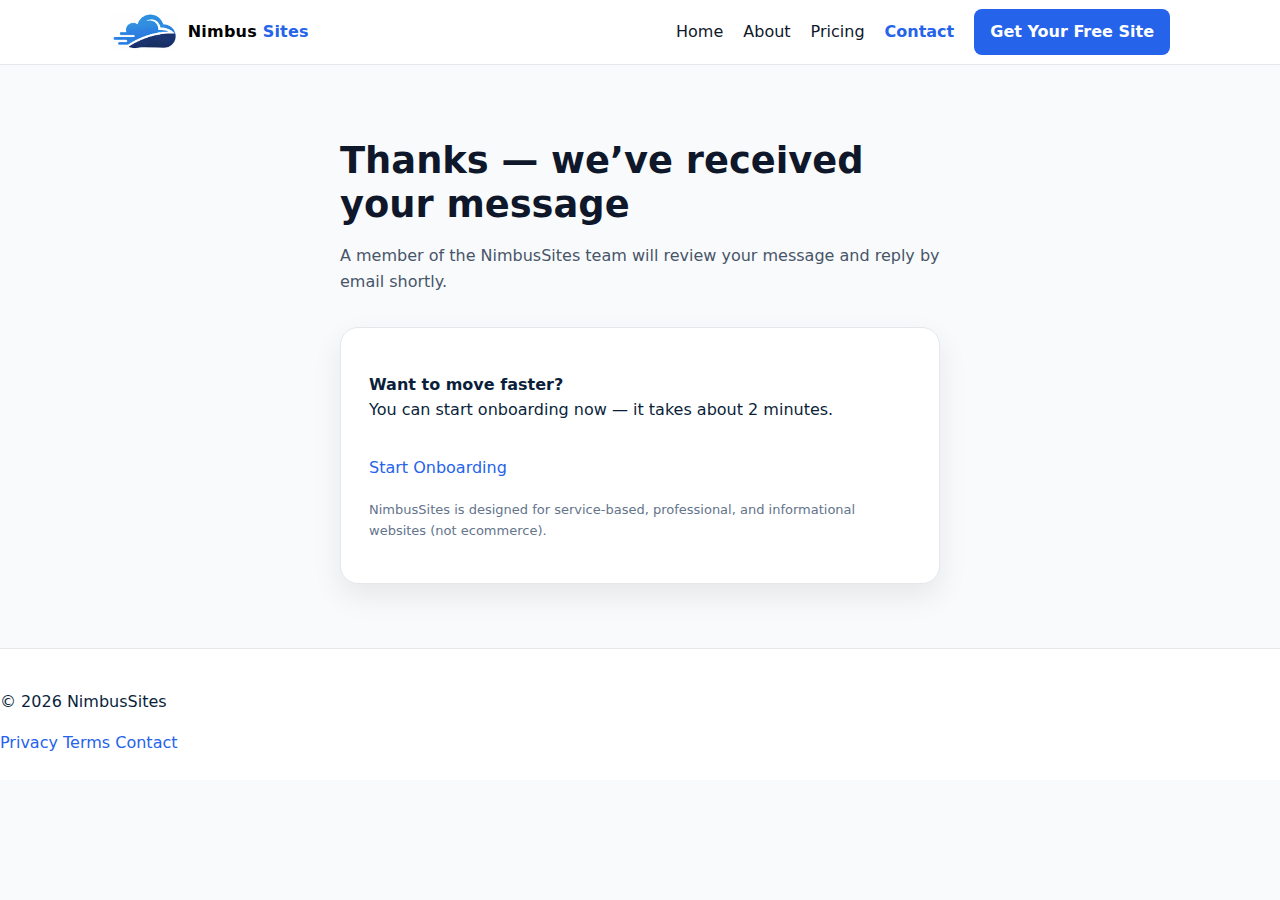
<file: contact-success.html>
<!doctype html>
<html lang="en">
<head>
  <!-- Google tag (gtag.js) -->
  <script async src="https://www.googletagmanager.com/gtag/js?id=G-KC586SLDHN"></script>
  <script>
    window.dataLayer = window.dataLayer || [];
    function gtag(){dataLayer.push(arguments);}
    gtag('js', new Date());
  
    gtag('config', 'G-KC586SLDHN');
  </script>
  <meta charset="utf-8" />
  <title>Message Received - Nimbus Sites</title>
  <meta name="viewport" content="width=device-width, initial-scale=1" />
  <!-- Google Tag Manager -->
<script>(function(w,d,s,l,i){w[l]=w[l]||[];w[l].push({'gtm.start':
new Date().getTime(),event:'gtm.js'});var f=d.getElementsByTagName(s)[0],
j=d.createElement(s),dl=l!='dataLayer'?'&l='+l:'';j.async=true;j.src=
'https://www.googletagmanager.com/gtm.js?id='+i+dl;f.parentNode.insertBefore(j,f);
})(window,document,'script','dataLayer','GTM-NSJP44X3');</script>
<!-- End Google Tag Manager -->

  <link rel="stylesheet" href="/assets/styles.css" />
  <link rel="stylesheet" href="/assets/contact.css" />
  <link rel="stylesheet" href="/assets/header.css"/>
</head>
<body>
  <!-- Google Tag Manager (noscript) -->
  <noscript><iframe src="https://www.googletagmanager.com/ns.html?id=GTM-NSJP44X3"
  height="0" width="0" style="display:none;visibility:hidden"></iframe></noscript>
  <!-- End Google Tag Manager (noscript) -->
  <!-- Header -->
<header>
  <div class="container header-inner">
    <a class="brand" href="/" aria-label="Nimbus Sites home">
      <img src="/assets/images/logo.png" alt="Nimbus Sites logo">
      <!-- <span class="logo-dot" aria-hidden="true"></span> -->
      <span><span style="color: black;">Nimbus</span> Sites</span>
    </a>

    <nav id="nav">
      <a href="/">Home</a>
      <a href="/about.html">About</a>
      <a href="/pricing.html">Pricing</a>
      <a href="/contact.html" class="active">Contact</a>
      <a href="https://tally.so/r/2EakoA" class="btn-primary">Get Your Free Site</a>
    </nav>

    <button class="hamburger" id="hamburger">☰</button>
  </div>
</header>

  <!-- Main -->
  <main class="ns-container ns-contact">
    <h1>Thanks — we’ve received your message</h1>

    <p class="ns-lead">
      A member of the NimbusSites team will review your message and reply by email shortly.
    </p>

    <div class="ns-contact-form">
      <p>
        <strong>Want to move faster?</strong><br />
        You can start onboarding now — it takes about 2 minutes.
      </p>

      <a
        href="https://tally.so/r/2EakoA"
        class="ns-btn-primary"
        style="margin-top: 16px; display: inline-block;"
      >
        Start Onboarding
      </a>

      <p class="ns-form-note" style="margin-top: 20px;">
        NimbusSites is designed for service-based, professional, and informational websites
        (not ecommerce).
      </p>
    </div>
  </main>

  <!-- Footer -->
  <footer class="ns-footer">
    <div class="ns-container ns-footer-inner">
      <p>© <span data-year></span> NimbusSites</p>
      <div class="ns-footer-links">
        <a href="/legal/privacy.html">Privacy</a>
        <a href="/legal/terms.html">Terms</a>
        <a href="/contact.html">Contact</a>
      </div>
    </div>
  </footer>

  <script src="/assets/contact.js"></script>
  <script src="/assets/nav.js"></script>
</body>
</html>
</file>
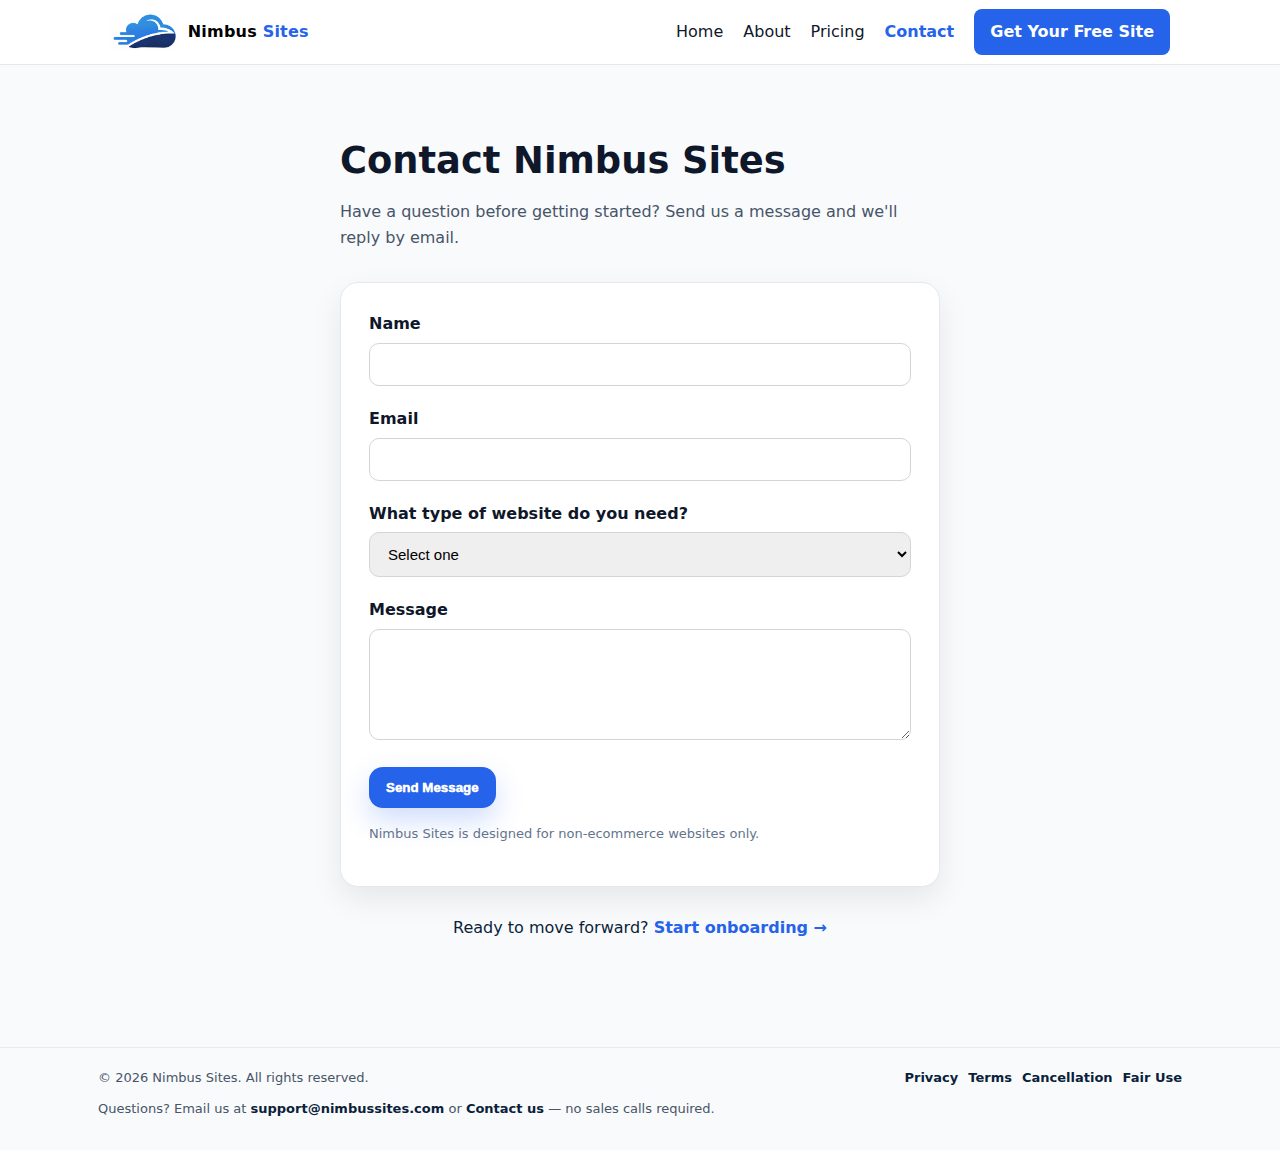
<file: contact.html>
<!doctype html>
<html lang="en">
<head>
  <!-- Google tag (gtag.js) -->
  <script async src="https://www.googletagmanager.com/gtag/js?id=G-KC586SLDHN"></script>
  <script>
    window.dataLayer = window.dataLayer || [];
    function gtag(){dataLayer.push(arguments);}
    gtag('js', new Date());
  
    gtag('config', 'G-KC586SLDHN');
  </script>
  <meta charset="utf-8" />
  <title>Contact Nimbus Sites</title>
  <meta name="viewport" content="width=device-width, initial-scale=1" />

  <!-- Google Tag Manager -->
  <script>(function(w,d,s,l,i){w[l]=w[l]||[];w[l].push({'gtm.start':
  new Date().getTime(),event:'gtm.js'});var f=d.getElementsByTagName(s)[0],
  j=d.createElement(s),dl=l!='dataLayer'?'&l='+l:'';j.async=true;j.src=
  'https://www.googletagmanager.com/gtm.js?id='+i+dl;f.parentNode.insertBefore(j,f);
  })(window,document,'script','dataLayer','GTM-NSJP44X3');</script>
  <!-- End Google Tag Manager -->

  <!-- Core Nimbus Sites styles -->
  <link rel="stylesheet" href="/assets/styles.css" />
  <!-- Contact-specific styles -->
  <link rel="stylesheet" href="/assets/contact.css" />
  <link rel="stylesheet" href="/assets/header.css"/>
  <link rel="stylesheet" href="/assets/header.css"/>
</head>
<body>
  <!-- Google Tag Manager (noscript) -->
  <noscript><iframe src="https://www.googletagmanager.com/ns.html?id=GTM-NSJP44X3"
  height="0" width="0" style="display:none;visibility:hidden"></iframe></noscript>
  <!-- End Google Tag Manager (noscript) -->
<!-- Header -->
<header>
  <div class="container header-inner">
    <a class="brand" href="/" aria-label="Nimbus Sites home">
      <img src="/assets/images/logo.png" alt="Nimbus Sites logo">
      <!-- <span class="logo-dot" aria-hidden="true"></span> -->
      <span><span style="color: black;">Nimbus</span> Sites</span>
    </a>

    <nav id="nav">
      <a href="/">Home</a>
      <a href="/about.html">About</a>
      <a href="/pricing.html">Pricing</a>
      <a href="/contact.html" class="active">Contact</a>
      <a href="https://tally.so/r/2EakoA" class="btn-primary">Get Your Free Site</a>
    </nav>

    <button class="hamburger" id="hamburger">☰</button>
  </div>
</header>

  <!-- Main -->
  <main class="ns-container ns-contact">
    <h1>Contact Nimbus Sites</h1>
    <p class="ns-lead">
      Have a question before getting started? Send us a message and we'll reply by email.
    </p>

    <!-- Netlify Form -->
    <form
      name="contact"
      method="POST"
      action="/contact-success.html"
      data-netlify="true"
      data-netlify-honeypot="bot-field"
      class="ns-contact-form"
    >

      <!-- Required hidden fields -->
      <input type="hidden" name="form-name" value="contact" />
      <input type="hidden" name="bot-field" />

      <div class="ns-field">
        <label for="name">Name</label>
        <input id="name" name="name" type="text" required />
      </div>

      <div class="ns-field">
        <label for="email">Email</label>
        <input id="email" name="email" type="email" required />
      </div>

      <div class="ns-field">
        <label for="website_type">What type of website do you need?</label>
        <select id="website_type" name="website_type" required>
          <option value="">Select one</option>
          <option value="service">Service-based business</option>
          <option value="professional">Professional / consultant</option>
          <option value="informational">Informational website</option>
          <option value="ecommerce">Ecommerce / online store</option>
        </select>
      </div>

      <div class="ns-field">
        <label for="message">Message</label>
        <textarea id="message" name="message" rows="5" required></textarea>
      </div>

      <button type="submit" class="primary-btn">
        Send Message
      </button>

      <p class="ns-form-note">
        Nimbus Sites is designed for non-ecommerce websites only.
      </p>
    </form>

    <div class="ns-contact-alt">
      <p>
        Ready to move forward?
        <a href="https://tally.so/r/2EakoA">Start onboarding →</a>
      </p>
    </div>
  </main>

<div class="footer">
  <div class="container-wide">
    <div style="display:flex; align-items:center; justify-content:space-between; gap:12px; flex-wrap:wrap;">
      <div>© <span data-year></span> Nimbus Sites. All rights reserved.</div>
      <div style="display:flex; gap:10px; flex-wrap:wrap;">
        <a href="/legal/privacy-policy.html">Privacy</a>
        <a href="/legal/terms-of-service.html">Terms</a>
        <a href="/legal/cancellation-refund-policy.html">Cancellation</a>
        <a href="/legal/fair-use-policy.html">Fair Use</a>
      </div>
    </div>
    <div style="margin-top:10px">Questions? Email us at <a href="mailto:support@nimbussites.com">support@nimbussites.com</a> or <a href="/contact.html">Contact us</a> — no sales calls required.</div>
  </div>
</div>

  <script src="/assets/contact.js"></script>
  <script src="/assets/nav.js"></script>
</body>
</html>
</file>
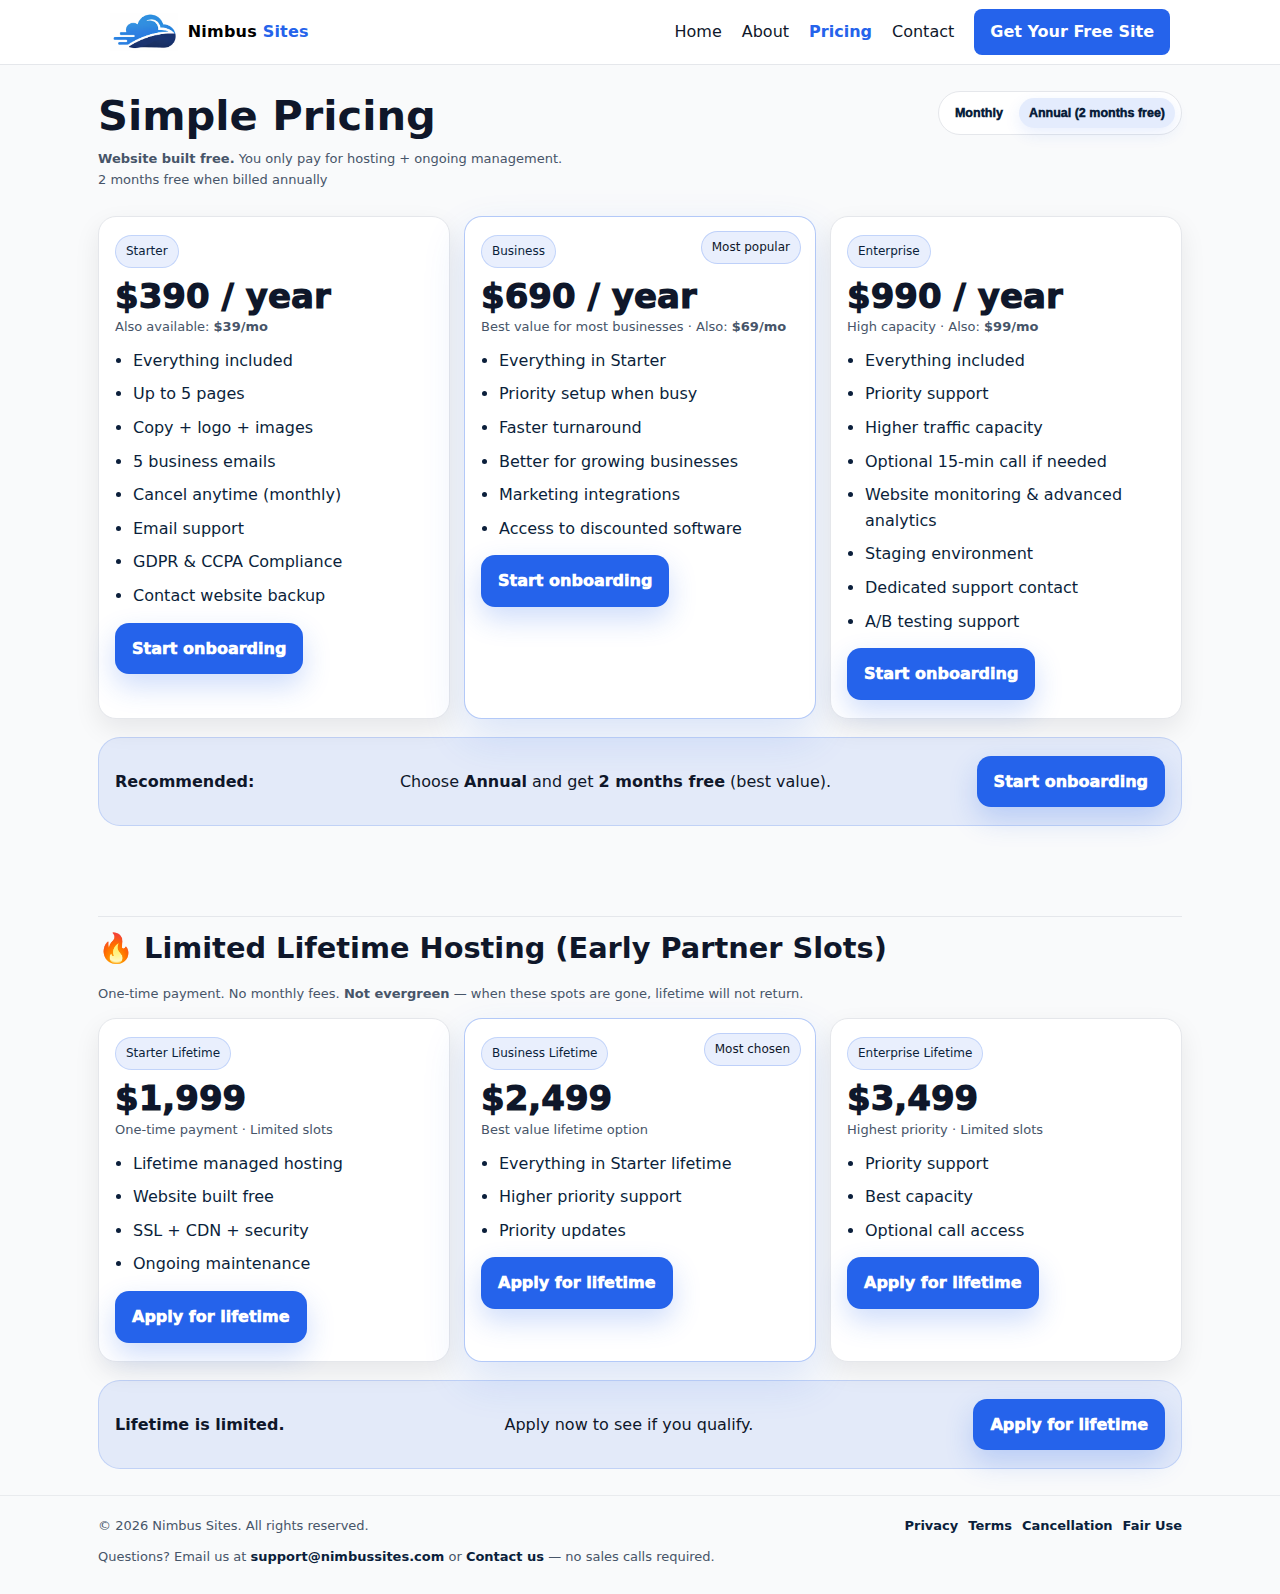
<file: pricing.html>
<!doctype html>
<html lang="en">
<head>
  <!-- Google tag (gtag.js) -->
  <script async src="https://www.googletagmanager.com/gtag/js?id=G-KC586SLDHN"></script>
  <script>
    window.dataLayer = window.dataLayer || [];
    function gtag(){dataLayer.push(arguments);}
    gtag('js', new Date());
  
    gtag('config', 'G-KC586SLDHN');
  </script>
<meta charset="utf-8"/>
<meta name="viewport" content="width=device-width,initial-scale=1"/>
<title>Nimbus Sites Pricing — Save 2 Months Annually</title>
<meta name="description" content="Website built free. You only pay for hosting. Save 2 months with annual billing. Limited lifetime plans available for early partners."/>
<!-- Google Tag Manager -->
<script>(function(w,d,s,l,i){w[l]=w[l]||[];w[l].push({'gtm.start':
new Date().getTime(),event:'gtm.js'});var f=d.getElementsByTagName(s)[0],
j=d.createElement(s),dl=l!='dataLayer'?'&l='+l:'';j.async=true;j.src=
'https://www.googletagmanager.com/gtm.js?id='+i+dl;f.parentNode.insertBefore(j,f);
})(window,document,'script','dataLayer','GTM-NSJP44X3');</script>
<!-- End Google Tag Manager -->
<link rel="preconnect" href="https://fonts.googleapis.com">
<link rel="preconnect" href="https://fonts.gstatic.com" crossorigin>
<link href="https://fonts.googleapis.com/css2?family=Inter:wght@400;500;600;700;800;900&display=swap" rel="stylesheet">
<link rel="stylesheet" href="/assets/styles.css"/>
<link rel="stylesheet" href="/assets/header.css"/>
</head>
<body>
  <!-- Google Tag Manager (noscript) -->
  <noscript><iframe src="https://www.googletagmanager.com/ns.html?id=GTM-NSJP44X3"
  height="0" width="0" style="display:none;visibility:hidden"></iframe></noscript>
  <!-- End Google Tag Manager (noscript) -->
<!-- Header -->
<header>
  <div class="container header-inner">
    <a class="brand" href="/" aria-label="Nimbus Sites home">
      <img src="/assets/images/logo.png" alt="Nimbus Sites logo">
      <!-- <span class="logo-dot" aria-hidden="true"></span> -->
      <span><span style="color: black;">Nimbus</span> Sites</span>
    </a>

    <nav id="nav">
      <a href="/">Home</a>
      <a href="/about.html">About</a>
      <a href="/pricing.html" class="active">Pricing</a>
      <a href="/contact.html">Contact</a>
      <a href="https://tally.so/r/2EakoA" class="btn-primary">Get Your Free Site</a>
    </nav>

    <button class="hamburger" id="hamburger">☰</button>
  </div>
</header>
    
<main class="container-wide">
  <section class="section">
    <div class="pricing-top">
      <div>
        <h1 style="margin:0">Simple Pricing</h1>
        <p class="small" style="margin-top:8px"><strong>Website built free.</strong> You only pay for hosting + ongoing management.<br><span data-price="billing_note"></span></p>
      </div>
      <div class="toggle" role="group" aria-label="Billing toggle">
        <button type="button" id="bill-monthly" aria-pressed="false">Monthly</button>
        <button type="button" id="bill-annual" aria-pressed="true">Annual (2 months free)</button>
      </div>
    </div>

    <div class="plans">
      <div class="plan">
        <div class="badge">Starter</div>
        <div class="price"><span data-price="starter_price"></span></div>
        <div class="sub">Also available: <strong><span data-price="starter_monthly"></span></strong></div>
        <ul>
          <li>Everything included</li>
          <li>Up to 5 pages</li>
          <li>Copy + logo + images</li>
          <li>5 business emails</li>
          <li>Cancel anytime (monthly)</li>
          <li>Email support</li>
          <li>GDPR & CCPA Compliance</li>
          <li>Contact website backup</li>
        </ul>
        <div class="actions">
          <a class="primary-btn" data-cta="tally" href="https://tally.so/r/2EakoA">Start onboarding</a>
          <!-- <a class="ghost-btn" href="/#included">What’s included</a> -->
        </div>
      </div>

      <div class="plan popular">
        <div class="tag">Most popular</div>
        <div class="badge">Business</div>
        <div class="price"><span data-price="business_price"></span></div>
        <div class="sub">Best value for most businesses · Also: <strong><span data-price="business_monthly"></span></strong></div>
        <ul>
          <li>Everything in Starter</li>
          <li>Priority setup when busy</li>
          <li>Faster turnaround</li>
          <li>Better for growing businesses</li>
          <li>Marketing integrations</li>
          <li>Access to discounted software</li>
        </ul>
        <div class="actions">
          <a class="primary-btn" data-cta="tally" href="https://tally.so/r/2EakoA">Start onboarding</a>
          <!-- <a class="ghost-btn" href="/variant-b.html">See Variant B</a> -->
        </div>
      </div>

      <div class="plan">
        <div class="badge">Enterprise</div>
        <div class="price"><span data-price="pro_price"></span></div>
        <div class="sub">High capacity · Also: <strong><span data-price="pro_monthly"></span></strong></div>
        <ul>
          <li>Everything included</li>
          <li>Priority support</li>
          <li>Higher traffic capacity</li>
          <li>Optional 15-min call if needed</li>
          <li>Website monitoring & advanced analytics</li>
          <li>Staging environment</li>
          <li>Dedicated support contact</li>
          <li>A/B testing support</li>
        </ul>
        <div class="actions">
          <a class="primary-btn" data-cta="tally" href="https://tally.so/r/2EakoA">Start onboarding</a>
          <!-- <a class="ghost-btn" href="/#faq">FAQ</a> -->
        </div>
      </div>
    </div>

    <div class="cta-banner">
      <strong>Recommended:</strong>
      <span>Choose <strong>Annual</strong> and get <strong>2 months free</strong> (best value).</span>
      <a class="primary-btn" data-cta="tally" href="#">Start onboarding</a>
    </div>
  </section>

  <section class="section" id="lifetime">
    <h2>🔥 Limited Lifetime Hosting (Early Partner Slots)</h2>
    <p class="small">One-time payment. No monthly fees. <strong>Not evergreen</strong> — when these spots are gone, lifetime will not return.</p>

    <div class="plans">
      <div class="plan">
        <div class="badge">Starter Lifetime</div>
        <div class="price"><span data-price="starter_life"></span></div>
        <div class="sub">One-time payment · Limited slots</div>
        <ul>
          <li>Lifetime managed hosting</li>
          <li>Website built free</li>
          <li>SSL + CDN + security</li>
          <li>Ongoing maintenance</li>
        </ul>
        <div class="actions">
          <a class="primary-btn" href="https://tally.so/r/2EakoA">Apply for lifetime</a>
        </div>
      </div>

      <div class="plan popular">
        <div class="tag">Most chosen</div>
        <div class="badge">Business Lifetime</div>
        <div class="price"><span data-price="business_life"></span></div>
        <div class="sub">Best value lifetime option</div>
        <ul>
          <li>Everything in Starter lifetime</li>
          <li>Higher priority support</li>
          <li>Priority updates</li>
        </ul>
        <div class="actions">
          <a class="primary-btn" href="https://tally.so/r/2EakoA">Apply for lifetime</a>
        </div>
      </div>

      <div class="plan">
        <div class="badge">Enterprise Lifetime</div>
        <div class="price"><span data-price="pro_life"></span></div>
        <div class="sub">Highest priority · Limited slots</div>
        <ul>
          <li>Priority support</li>
          <li>Best capacity</li>
          <li>Optional call access</li>
        </ul>
        <div class="actions">
          <a class="primary-btn" href="https://tally.so/r/2EakoA">Apply for lifetime</a>
        </div>
      </div>
    </div>

    <div class="cta-banner">
      <strong>Lifetime is limited.</strong>
      <span>Apply now to see if you qualify.</span>
      <a class="primary-btn" href="https://tally.so/r/2EakoA">Apply for lifetime</a>
    </div>
  </section>
</main>

<div class="footer">
  <div class="container-wide">
    <div style="display:flex; align-items:center; justify-content:space-between; gap:12px; flex-wrap:wrap;">
      <div>© <span data-year></span> Nimbus Sites. All rights reserved.</div>
      <div style="display:flex; gap:10px; flex-wrap:wrap;">
        <a href="/legal/privacy-policy.html">Privacy</a>
        <a href="/legal/terms-of-service.html">Terms</a>
        <a href="/legal/cancellation-refund-policy.html">Cancellation</a>
        <a href="/legal/fair-use-policy.html">Fair Use</a>
      </div>
    </div>
    <div style="margin-top:10px">Questions? Email us at <a href="mailto:support@nimbussites.com">support@nimbussites.com</a> or <a href="/contact.html">Contact us</a> — no sales calls required.</div>
  </div>
</div>

<script src="/assets/main.js"></script>
<script src="/assets/pricing.js"></script>
<script src="/assets/nav.js"></script>
</body>
</html>
</file>
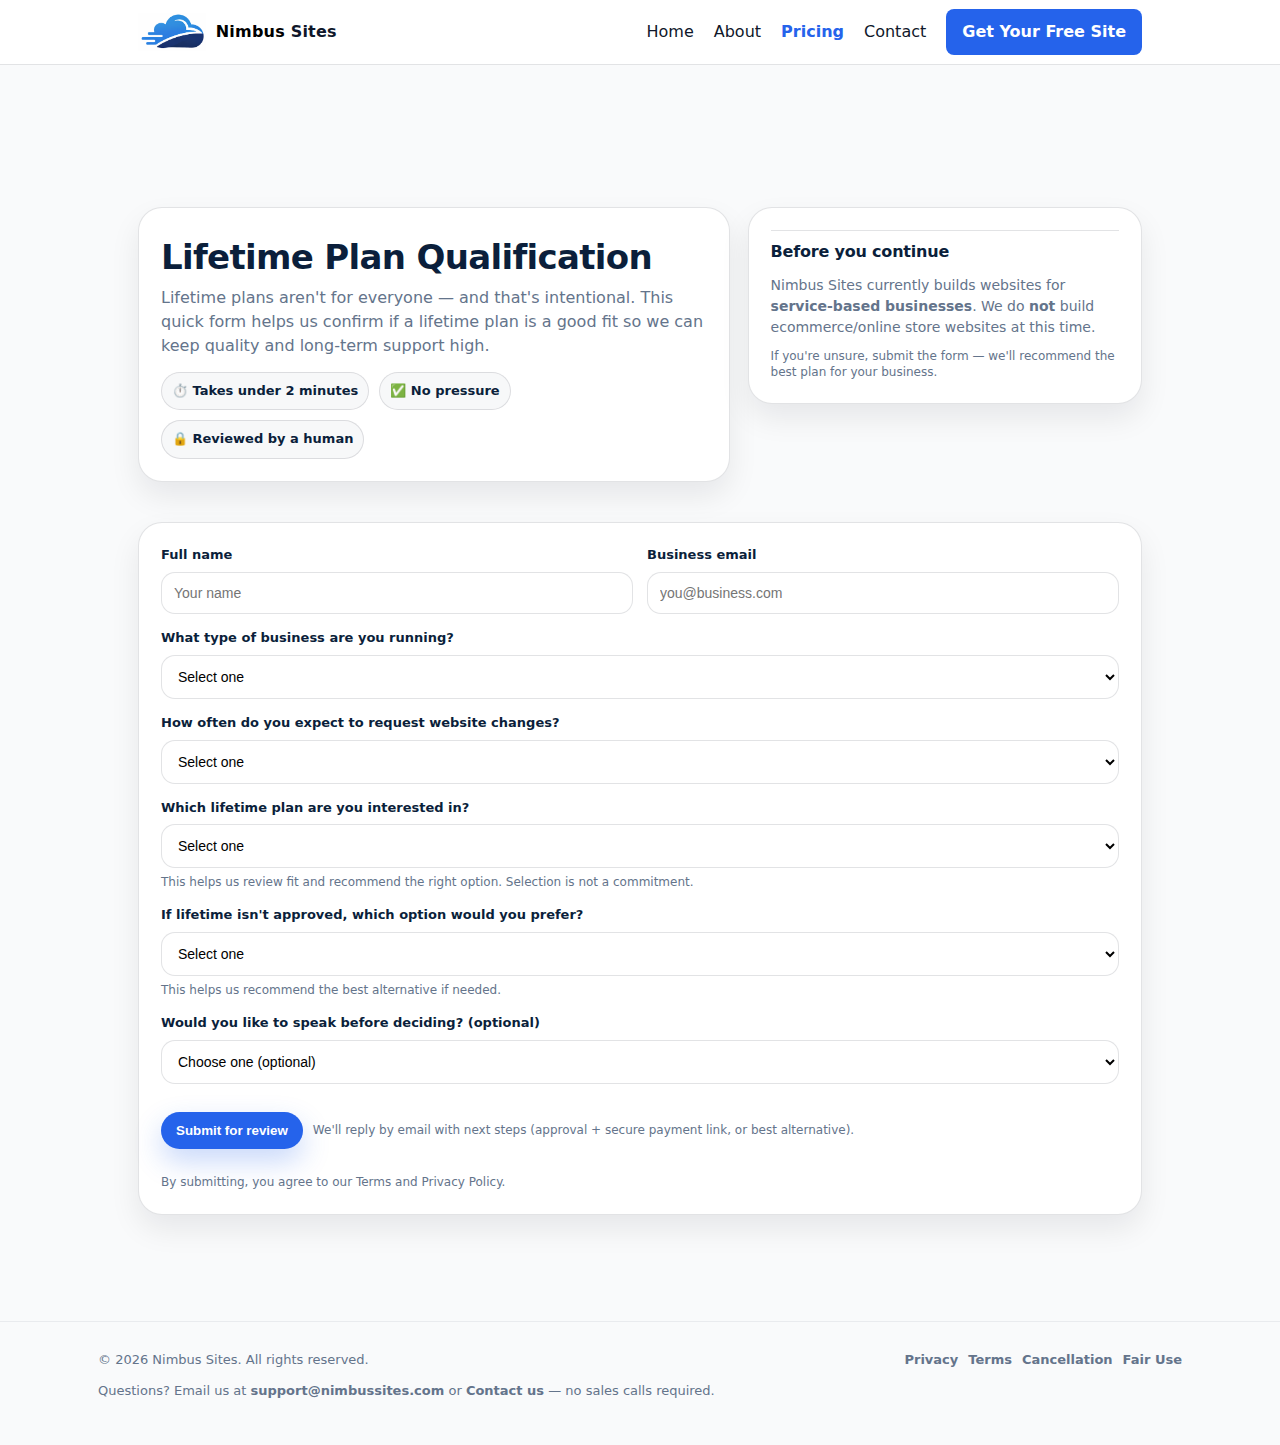
<file: qualify.html>
<!doctype html>
<html lang="en">
<head>
  <!-- Google tag (gtag.js) -->
  <script async src="https://www.googletagmanager.com/gtag/js?id=G-KC586SLDHN"></script>
  <script>
    window.dataLayer = window.dataLayer || [];
    function gtag(){dataLayer.push(arguments);}
    gtag('js', new Date());
  
    gtag('config', 'G-KC586SLDHN');
  </script>
  <meta charset="utf-8" />
  <meta name="viewport" content="width=device-width,initial-scale=1" />
  <title>Lifetime Plan Qualification | Nimbus Sites</title>
  <meta name="description" content="Quick lifetime plan qualification for Nimbus Sites. Takes under 2 minutes." />
  <!-- Google Tag Manager -->
  <script>(function(w,d,s,l,i){w[l]=w[l]||[];w[l].push({'gtm.start':
  new Date().getTime(),event:'gtm.js'});var f=d.getElementsByTagName(s)[0],
  j=d.createElement(s),dl=l!='dataLayer'?'&l='+l:'';j.async=true;j.src=
  'https://www.googletagmanager.com/gtm.js?id='+i+dl;f.parentNode.insertBefore(j,f);
  })(window,document,'script','dataLayer','GTM-NSJP44X3');</script>
  <!-- End Google Tag Manager -->

  <link rel="stylesheet" href="/assets/styles.css"/>
  <link rel="stylesheet" href="/assets/header.css"/>

  <style>
    /* Fallback styling if your global CSS doesn't load (keeps brand consistent) */
    :root{
      --brand:#0B1F3B;     /* Midnight Blue */
      --accent:#2563EB;    /* Electric Blue */
      --bg:#F9FAFB;        /* Cloud White */
      --text:#0f172a;
      --muted:#64748b;
      --card:#ffffff;
      --border:rgba(15,23,42,.12);
      --shadow:0 14px 30px rgba(2,6,23,.08);
      --radius:18px;
      --radius2:24px;
    }
    body{margin:0;background:var(--bg);color:var(--text);font-family:ui-sans-serif,system-ui,-apple-system,Segoe UI,Roboto,Helvetica,Arial,"Apple Color Emoji","Segoe UI Emoji";}
    a{color:inherit}
    .container{max-width:1040px;margin:0 auto;padding:0 18px}
    .topbar{position:sticky;top:0;z-index:50;background:rgba(249,250,251,.85);backdrop-filter:saturate(180%) blur(10px);border-bottom:1px solid var(--border)}
    .nav{display:flex;align-items:center;justify-content:space-between;gap:14px;padding:14px 0}
    .brand{display:flex;align-items:center;gap:10px;text-decoration:none}
    .logoMark{width:34px;height:34px;border-radius:10px;background:linear-gradient(135deg,var(--brand),var(--accent));box-shadow:0 10px 20px rgba(37,99,235,.18)}
    .brandText{display:flex;flex-direction:column;line-height:1}
    .brandText strong{font-weight:800;color:var(--brand);letter-spacing:.2px}
    .brandText span{font-size:12px;color:var(--muted);margin-top:3px}
    .navLinks{display:flex;gap:16px;align-items:center}
    .navLinks a{font-size:14px;color:var(--muted);text-decoration:none}
    .navLinks a:hover{color:var(--brand)}
    .btn{display:inline-flex;align-items:center;justify-content:center;gap:8px;border:1px solid var(--border);padding:10px 14px;border-radius:999px;background:#fff;color:var(--brand);text-decoration:none;font-weight:700}
    .btn.primary{background:var(--accent);border-color:transparent;color:#fff;box-shadow:0 12px 28px rgba(37,99,235,.25)}
    .btn.primary:hover{filter:brightness(.98)}
    .btn.ghost{background:transparent}
    .hero{padding:44px 0 22px}
    .heroGrid{display:grid;grid-template-columns:1.2fr .8fr;gap:18px;align-items:start}
    @media (max-width:900px){.heroGrid{grid-template-columns:1fr}}
    .card{background:var(--card);border:1px solid var(--border);border-radius:var(--radius2);box-shadow:var(--shadow)}
    .heroCard{padding:22px}
    h1{margin:0 0 10px;font-size:34px;line-height:1.1;color:var(--brand);letter-spacing:-.6px}
    .lead{margin:0 0 14px;color:var(--muted);font-size:16px;line-height:1.5}
    .pillRow{display:flex;flex-wrap:wrap;gap:10px;margin-top:14px}
    .pill{display:inline-flex;align-items:center;gap:8px;padding:8px 10px;border-radius:999px;border:1px solid var(--border);background:rgba(11,31,59,.03);font-size:13px;color:var(--brand);font-weight:700}
    .formWrap{padding:22px}
    .formGrid{display:grid;grid-template-columns:1fr 1fr;gap:14px}
    @media (max-width:720px){.formGrid{grid-template-columns:1fr}}
    label{display:block;font-size:13px;color:var(--brand);font-weight:800;margin:0 0 6px}
    .hint{font-size:12px;color:var(--muted);margin-top:6px;line-height:1.4}
    input,select,textarea{
      width:100%;box-sizing:border-box;
      padding:12px 12px;border-radius:14px;border:1px solid var(--border);
      background:#fff;font-size:14px;outline:none;
    }
    textarea{min-height:96px;resize:vertical}
    input:focus,select:focus,textarea:focus{border-color:rgba(37,99,235,.55);box-shadow:0 0 0 4px rgba(37,99,235,.12)}
    .rowFull{grid-column:1 / -1}
    .note{
      border-left:4px solid rgba(37,99,235,.5);
      background:rgba(37,99,235,.06);
      padding:12px 12px;border-radius:14px;color:var(--brand);
      font-size:13px;line-height:1.45
    }
    .warn{
      border-left:4px solid rgba(239,68,68,.6);
      background:rgba(239,68,68,.08);
      color:#7f1d1d;
    }
    .actions{display:flex;flex-wrap:wrap;gap:10px;align-items:center;margin-top:14px}
    .small{font-size:12px;color:var(--muted)}
    .footer{padding:28px 0 44px;color:var(--muted);font-size:13px}
    .footer a{color:var(--muted);text-decoration:none}
    .footer a:hover{color:var(--brand)}
    .fade{opacity:0;transform:translateY(10px);transition:opacity .45s ease, transform .45s ease}
    .fade.in{opacity:1;transform:translateY(0)}
  </style>
</head>

<body>
  <!-- Google Tag Manager (noscript) -->
  <noscript><iframe src="https://www.googletagmanager.com/ns.html?id=GTM-NSJP44X3"
  height="0" width="0" style="display:none;visibility:hidden"></iframe></noscript>
  <!-- End Google Tag Manager (noscript) -->
    <header>
      <div class="container header-inner">
        <a class="brand" href="/" aria-label="Nimbus Sites home">
          <img src="/assets/images/logo.png" alt="Nimbus Sites logo">
          <!-- <span class="logo-dot" aria-hidden="true"></span> -->
          <span><span style="color: black;">Nimbus</span> Sites</span>
        </a>
    
        <nav id="nav">
          <a href="/">Home</a>
          <a href="/about.html">About</a>
          <a href="/pricing.html" class="active">Pricing</a>
          <a href="/contact.html">Contact</a>
          <a href="https://tally.so/r/2EakoA" class="btn-primary">Get Your Free Site</a>
        </nav>
    
        <button class="hamburger" id="hamburger">☰</button>
      </div>
    </header>

  <main>
    <!-- Hero -->
    <section class="hero">
      <div class="container heroGrid">
        <div class="card heroCard fade">
          <h1>Lifetime Plan Qualification</h1>
          <p class="lead">
            Lifetime plans aren't for everyone — and that's intentional.
            This quick form helps us confirm if a lifetime plan is a good fit so we can keep quality and long-term support high.
          </p>
          <div class="pillRow">
            <div class="pill">⏱️ Takes under 2 minutes</div>
            <div class="pill">✅ No pressure</div>
            <div class="pill">🔒 Reviewed by a human</div>
          </div>
        </div>

        <div class="card heroCard fade">
          <h2 style="margin:0 0 10px;font-size:16px;color:var(--brand);letter-spacing:-.2px;">Before you continue</h2>
          <p class="lead" style="margin:0;font-size:14px;">
            Nimbus Sites currently builds websites for <strong>service-based businesses</strong>.
            We do <strong>not</strong> build ecommerce/online store websites at this time.
          </p>
          <div class="hint" style="margin-top:10px;">
            If you're unsure, submit the form — we'll recommend the best plan for your business.
          </div>
        </div>
      </div>
    </section>

    <!-- Form -->
    <section>
      <div class="container">
        <div class="card formWrap fade">
          <!-- Netlify Forms ready (no API needed) -->
          <form name="lifetime-qualification" method="POST" data-netlify="true" netlify-honeypot="bot-field" action="/qualify-thank-you.html?call={{call_preference}}" id="qualifyForm">
            <input type="hidden" name="form-name" value="lifetime-qualification" />
            <p style="display:none;">
              <label>Don't fill this out: <input name="bot-field" /></label>
            </p>

            <!-- Hidden tracking fields (populate via URL params) -->
            <input type="hidden" name="utm_source" id="utm_source" />
            <input type="hidden" name="utm_medium" id="utm_medium" />
            <input type="hidden" name="utm_campaign" id="utm_campaign" />
            <input type="hidden" name="utm_content" id="utm_content" />
            <input type="hidden" name="variant" id="variant" />
            <input type="hidden" name="landing_page" id="landing_page" />

            <div class="formGrid">
              <div>
                <label for="fullName">Full name</label>
                <input id="fullName" name="full_name" type="text" autocomplete="name" required placeholder="Your name" />
              </div>

              <div>
                <label for="email">Business email</label>
                <input id="email" name="email" type="email" autocomplete="email" required placeholder="you@business.com" />
              </div>

              <div class="rowFull">
                <label for="businessType">What type of business are you running?</label>
                <select id="businessType" name="business_type" required>
                  <option value="" selected disabled>Select one</option>
                  <option>Local service business (e.g. cleaning, trades, home services)</option>
                  <option>Professional services (consultant, coach, agency)</option>
                  <option>Informational website / personal brand</option>
                  <option>Ecommerce / online store</option>
                </select>
                <div class="hint" id="ecomHint" style="display:none;">
                  Nimbus Sites does not currently support online stores or payment processing.
                </div>
              </div>

              <div class="rowFull" id="ecomWarning" style="display:none;">
                <div class="note warn">
                  <strong>Heads up:</strong> Nimbus Sites does not build ecommerce/online store websites right now.
                  If you need an online store, we can recommend alternatives — otherwise choose a service-based category to continue.
                </div>
              </div>

              <div class="rowFull">
                <label for="changeFreq">How often do you expect to request website changes?</label>
                <select id="changeFreq" name="change_frequency" required>
                  <option value="" selected disabled>Select one</option>
                  <option>Rarely (once or twice per year)</option>
                  <option>Occasionally (a few times per year)</option>
                  <option>Frequently (monthly or more)</option>
                </select>
                <div class="hint" id="freqHint" style="display:none;">
                  Lifetime plans are typically not suitable for frequent ongoing changes.
                </div>
              </div>

              <div class="rowFull">
                <label>Which lifetime plan are you interested in?</label>
                <select name="lifetime_plan_interest" required>
                  <option value="" disabled selected>Select one</option>
                  <option>Starter — Lifetime</option>
                  <option>Business — Lifetime</option>
                  <option>Enterprise — Lifetime</option>
                  <option>Not sure yet</option>
                </select>
                <div class="hint">
                  This helps us review fit and recommend the right option. Selection is not a commitment.
                </div>
              </div>


              <div class="rowFull">
                <label>If lifetime isn't approved, which option would you prefer?</label>
                <select name="fallback_plan" required>
                  <option value="" disabled selected>Select one</option>
                  <option>Monthly hosting</option>
                  <option>Annual hosting (2 months free)</option>
                  <option>Not sure yet</option>
                </select>
                <div class="hint">This helps us recommend the best alternative if needed.</div>
              </div>

              <div class="rowFull">
                <label for="callPref">Would you like to speak before deciding? (optional)</label>
                <select id="callPref" name="call_preference">
                  <option value="" selected>Choose one (optional)</option>
                  <option>Yes — I'd like a short call before moving forward</option>
                  <option>No — email is fine</option>
                </select>

                <div class="note" id="callNote" style="display:none; margin-top:10px;">
                  Prefer to talk it through? If approved, you'll see an optional <strong>15-minute call</strong> booking link on the next page.
                </div>
              </div>

              <div class="rowFull">
                <div class="actions">
                  <button class="btn primary" type="submit" id="submitBtn">Submit for review</button>
                  <span class="small">We'll reply by email with next steps (approval + secure payment link, or best alternative).</span>
                </div>
              </div>

              <div class="rowFull">
                <p class="small" style="margin:10px 0 0;">
                  By submitting, you agree to our
                  <a href="/terms.html">Terms</a> and
                  <a href="/privacy.html">Privacy Policy</a>.
                </p>
              </div>
            </div>
          </form>
        </div>

      </div>
    </section>
  </main>

  <div class="footer">
    <div class="container-wide">
      <div style="display:flex; align-items:center; justify-content:space-between; gap:12px; flex-wrap:wrap;">
        <div>© <span data-year></span> Nimbus Sites. All rights reserved.</div>
        <div style="display:flex; gap:10px; flex-wrap:wrap;">
          <a href="/legal/privacy-policy.html">Privacy</a>
          <a href="/legal/terms-of-service.html">Terms</a>
          <a href="/legal/cancellation-refund-policy.html">Cancellation</a>
          <a href="/legal/fair-use-policy.html">Fair Use</a>
        </div>
      </div>
      <div style="margin-top:10px">Questions? Email us at <a href="mailto:support@nimbussites.com">support@nimbussites.com</a> or <a href="/contact.html">Contact us</a> — no sales calls required.</div>
    </div>
  </div>

  <script src="/assets/main.js"></script>
  <script src="/assets/nav.js"></script>
  <script>
    // Light fade-in on scroll (subtle motion)
    const fades = document.querySelectorAll('.fade');
    const io = new IntersectionObserver((entries) => {
      entries.forEach(e => { if (e.isIntersecting) e.target.classList.add('in'); });
    }, { threshold: 0.12 });
    fades.forEach(el => io.observe(el));

    // Helper: set hidden tracking fields from URL params
    const params = new URLSearchParams(window.location.search);
    const trackKeys = ["utm_source","utm_medium","utm_campaign","utm_content","variant","landing_page"];
    trackKeys.forEach(k => {
      const el = document.getElementById(k);
      if (el) el.value = params.get(k) || "";
    });

    // Filtering logic
    const businessType = document.getElementById('businessType');
    const changeFreq = document.getElementById('changeFreq');
    const callPref = document.getElementById('callPref');

    const ecomHint = document.getElementById('ecomHint');
    const ecomWarning = document.getElementById('ecomWarning');
    const freqHint = document.getElementById('freqHint');
    const callNote = document.getElementById('callNote');
    const submitBtn = document.getElementById('submitBtn');

    function updateEcomState() {
      const isEcom = businessType.value === "Ecommerce / online store";
      ecomHint.style.display = isEcom ? "block" : "none";
      ecomWarning.style.display = isEcom ? "block" : "none";
      // Keep submission allowed (you may prefer to block; toggle below if desired)
      // submitBtn.disabled = isEcom;
      // submitBtn.textContent = isEcom ? "Ecommerce not supported" : "Submit for review";
    }

    function updateFreqState() {
      const frequent = changeFreq.value === "Frequently (monthly or more)";
      freqHint.style.display = frequent ? "block" : "none";
    }

    function updateCallState() {
      const wantsCall = callPref.value === "Yes — I'd like a short call before moving forward";
      callNote.style.display = wantsCall ? "block" : "none";
    }

    businessType.addEventListener('change', updateEcomState);
    changeFreq.addEventListener('change', updateFreqState);
    callPref.addEventListener('change', updateCallState);

    // Init
    updateEcomState();
    updateFreqState();
    updateCallState();
  </script>

  <!-- If your site has a global JS file (hamburger menu, etc.), include it like your other pages -->
  <!-- <script src="/assets/js/main.js"></script> -->
</body>
</html>
</file>
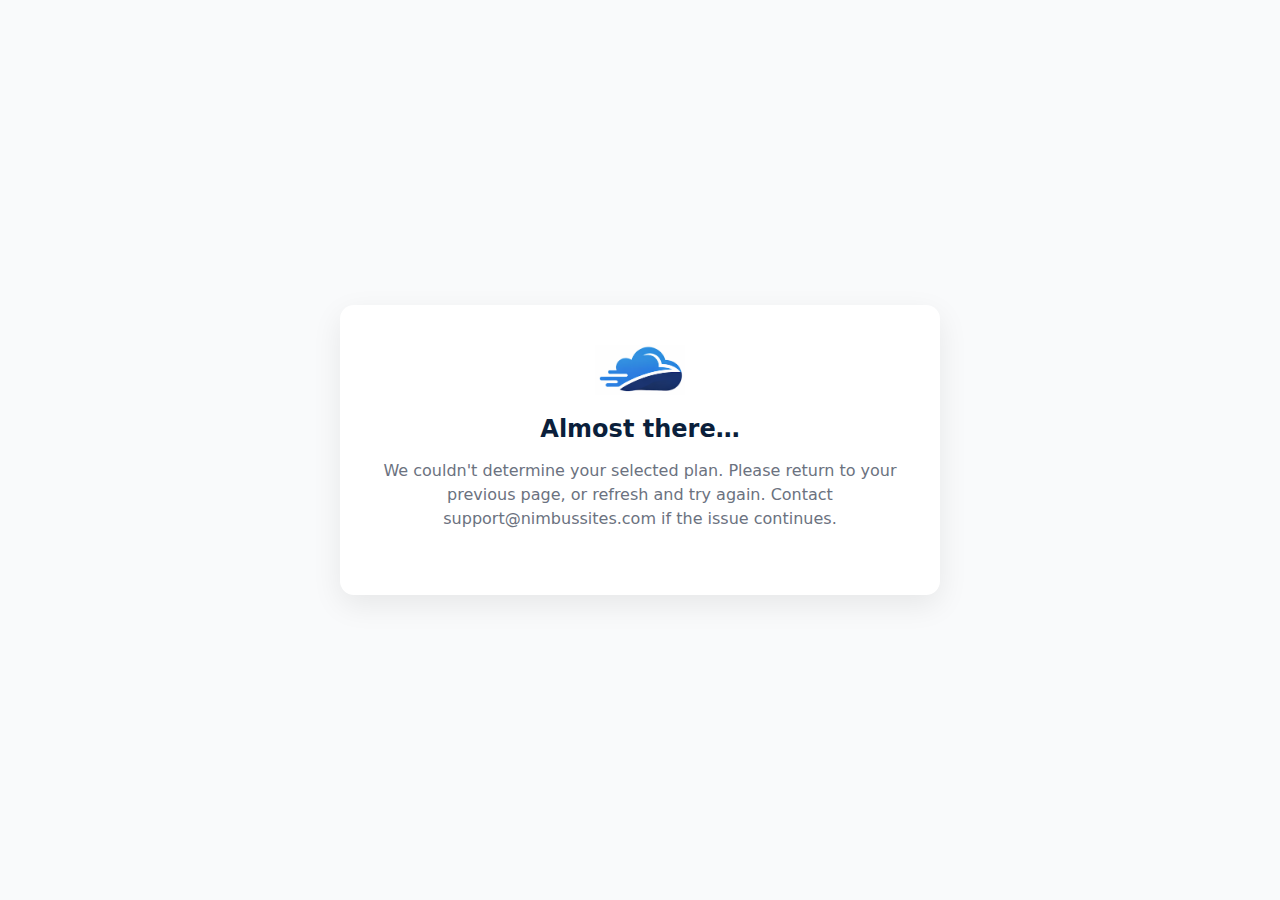
<file: stripe-start.html>
<!DOCTYPE html>
<html lang="en">
<head>
  <!-- Google tag (gtag.js) -->
  <script async src="https://www.googletagmanager.com/gtag/js?id=G-KC586SLDHN"></script>
  <script>
    window.dataLayer = window.dataLayer || [];
    function gtag(){dataLayer.push(arguments);}
    gtag('js', new Date());
  
    gtag('config', 'G-KC586SLDHN');
  </script>
  <meta charset="UTF-8" />
  <title>Redirecting to Secure Checkout | Nimbus Sites</title>
  <meta name="viewport" content="width=device-width, initial-scale=1.0" />

  <!-- NimbusSites Branding -->
  <style>
    :root {
      --midnight-blue: #0B1F3B;
      --electric-blue: #2563EB;
      --cloud-white: #F9FAFB;
      --muted: #6B7280;
    }

    body {
      margin: 0;
      font-family: system-ui, -apple-system, BlinkMacSystemFont, "Segoe UI", sans-serif;
      background: var(--cloud-white);
      color: var(--midnight-blue);
      display: flex;
      align-items: center;
      justify-content: center;
      min-height: 100vh;
    }

    .card {
      max-width: 520px;
      width: 100%;
      background: #ffffff;
      border-radius: 14px;
      box-shadow: 0 10px 30px rgba(0,0,0,0.08);
      padding: 40px;
      text-align: center;
    }

    .logo {
      font-weight: 700;
      font-size: 22px;
      margin-bottom: 16px;
    }

    h1 {
      font-size: 24px;
      margin-bottom: 12px;
    }

    p {
      color: var(--muted);
      font-size: 16px;
      line-height: 1.5;
      margin-bottom: 24px;
    }

    .plan {
      font-weight: 600;
      margin-bottom: 24px;
    }

    .btn {
      display: inline-block;
      padding: 14px 24px;
      background: var(--electric-blue);
      color: #ffffff;
      border-radius: 8px;
      text-decoration: none;
      font-weight: 600;
    }

    .small {
      margin-top: 16px;
      font-size: 14px;
      color: var(--muted);
    }

    .lock {
      margin-right: 6px;
    }
  </style>
</head>
<body>

  <div class="card">
    <div class="brand" href="/" aria-label="Nimbus Sites home">
        <img style="height: 50px;" src="/assets/images/logo.png" alt="Nimbus Sites logo">
    </div>

    <h1>Almost there…</h1>

    <p id="message">
      You're being redirected to our secure checkout to complete your payment.
    </p>

    <div class="plan" id="planName"></div>

    <a id="manualLink" class="btn" href="#">
      <span class="lock">🔒</span> Continue to secure checkout
    </a>

    <div class="small" id="small">
      If you are not redirected automatically, click the button above.
    </div>
  </div>

  <script>
    // Stripe link mapping
    const STRIPE_LINKS = {
      starter_monthly: "https://buy.stripe.com/14A8wH7pJchKcGhcpF3gk08",
      starter_yearly: "https://buy.stripe.com/7sY6oz11lgy00Xz9dt3gk07",
      starter_lifetime: "https://buy.stripe.com/fZu6oz9xR1D65dP4Xd3gk00",

      business_monthly: "https://buy.stripe.com/fZu28j5hBepS0Xz75l3gk06",
      business_yearly: "https://buy.stripe.com/28EcMX25p1D6dKldtJ3gk05",
      business_lifetime: "https://buy.stripe.com/3cIcMXcK3bdGgWxfBR3gk02",

      enterprise_monthly: "https://buy.stripe.com/3cI8wHbFZchKay9cpF3gk04",
      enterprise_yearly: "https://buy.stripe.com/14AfZ9bFZa9C9u5dtJ3gk03",
      enterprise_lifetime: "https://buy.stripe.com/00w5kv9xR3Le0Xz2P53gk01"
    };

    // Read URL param
    const params = new URLSearchParams(window.location.search);
    const plan = params.get("plan");

    const stripeUrl = STRIPE_LINKS[plan];

    const planNameMap = {
      starter_monthly: "Starter Plan — Monthly",
      starter_yearly: "Starter Plan — Annual",
      starter_lifetime: "Starter Plan — Lifetime",

      business_monthly: "Business Plan — Monthly",
      business_yearly: "Business Plan — Annual",
      business_lifetime: "Business Plan — Lifetime",

      enterprise_monthly: "Enterprise Plan — Monthly",
      enterprise_yearly: "Enterprise Plan — Annual",
      enterprise_lifetime: "Enterprise Plan — Lifetime"
    };

    if (!stripeUrl) {
      document.getElementById("message").innerText =
        "We couldn't determine your selected plan. Please return to your previous page, or refresh and try again. Contact support@nimbussites.com if the issue continues.";
      document.getElementById("manualLink").style.display = "none";
      document.getElementById("small").style.display = "none";
    } else {
      document.getElementById("planName").innerText = planNameMap[plan] || "";
      document.getElementById("manualLink").href = stripeUrl;
      document.getElementById("small").style.display = "block";

      window.dataLayer = window.dataLayer || [];
      window.dataLayer.push({
        event: "begin_checkout",
        plan: plan
      });

      // Auto redirect after short delay
      setTimeout(() => {
        window.location.href = stripeUrl;
      }, 400);
    }
  </script>

</body>
</html>
</file>
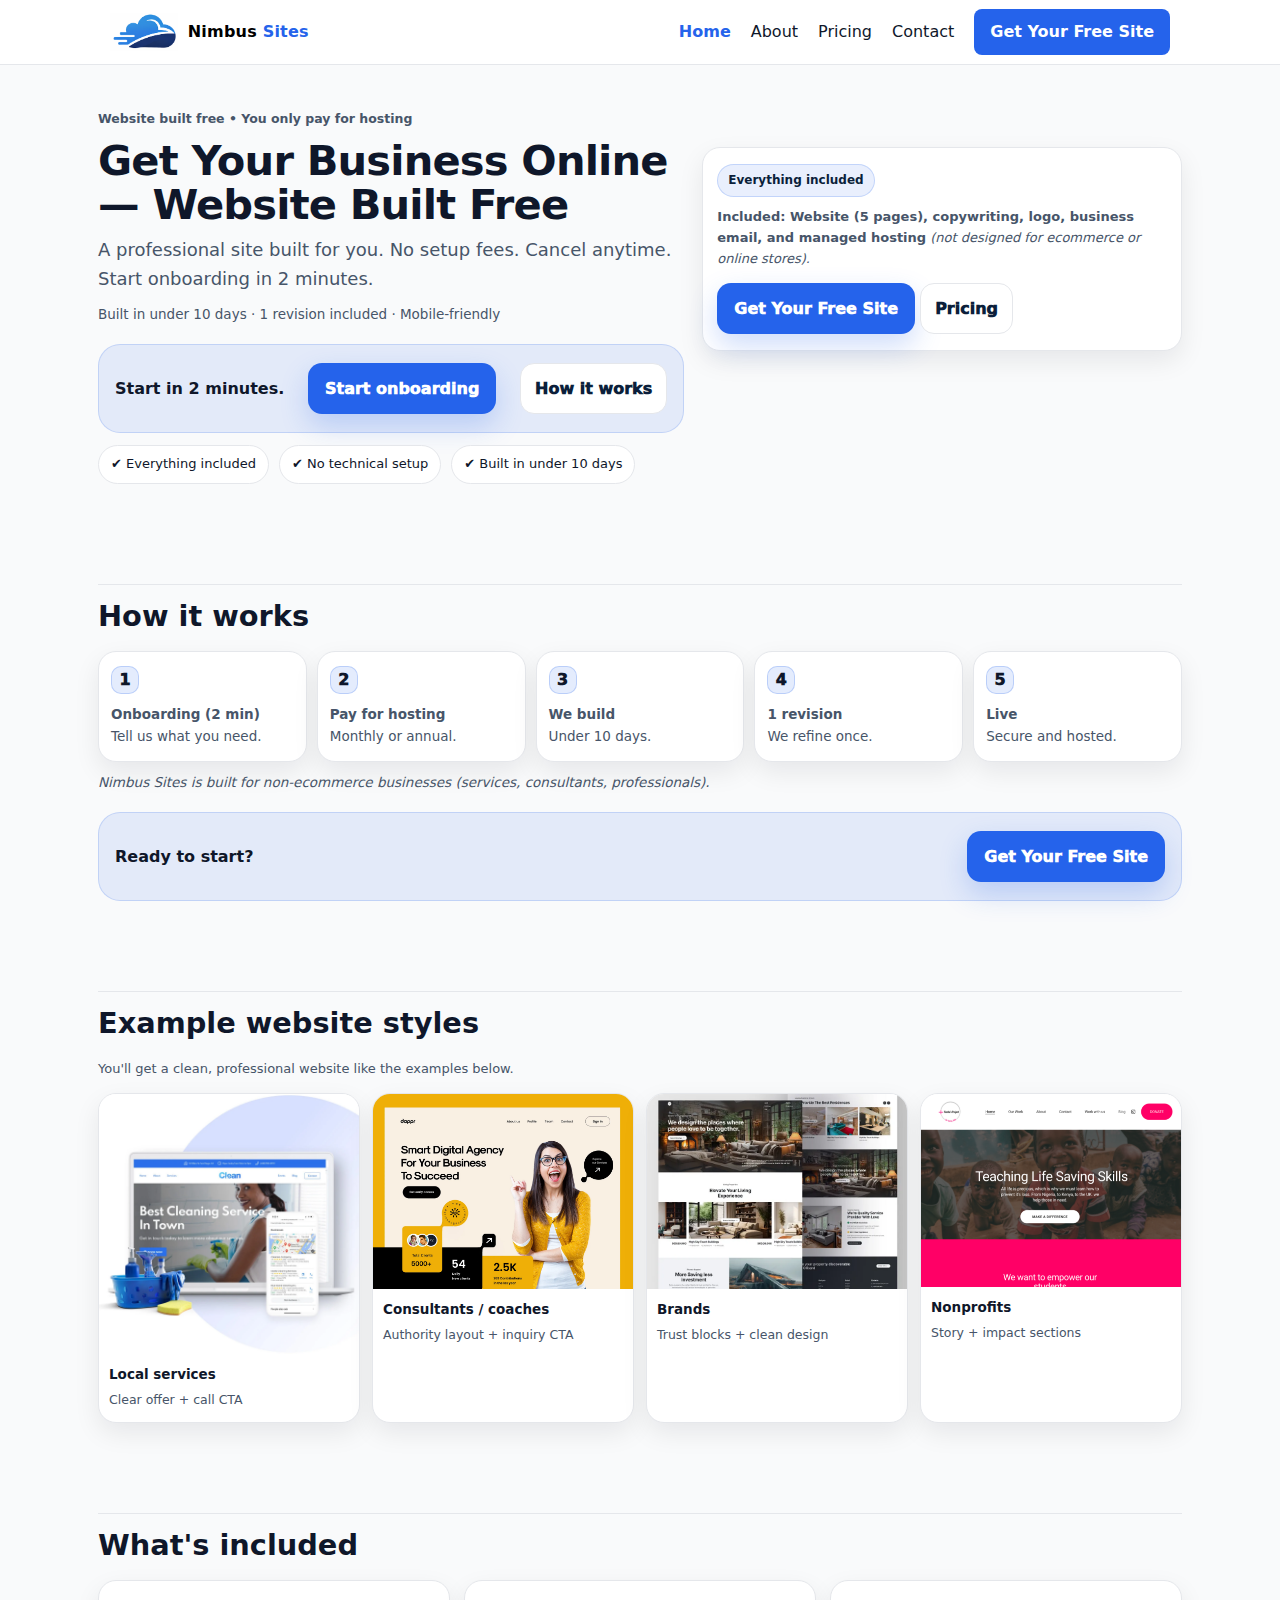
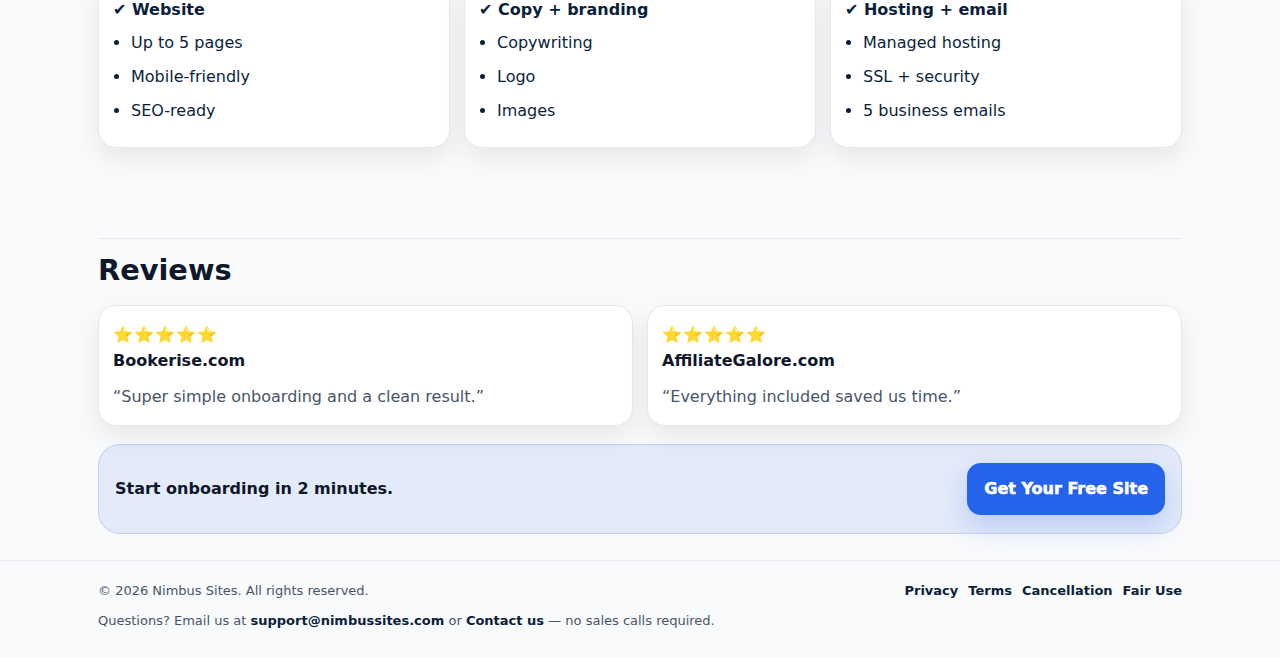
<file: variant-b.html>
<!doctype html>
<html lang="en">
<head>
  <!-- Google tag (gtag.js) -->
  <script async src="https://www.googletagmanager.com/gtag/js?id=G-KC586SLDHN"></script>
  <script>
    window.dataLayer = window.dataLayer || [];
    function gtag(){dataLayer.push(arguments);}
    gtag('js', new Date());
  
    gtag('config', 'G-KC586SLDHN');
  </script>
<meta charset="utf-8"/>
<meta name="viewport" content="width=device-width,initial-scale=1"/>
<title>Nimbus Sites — Get Your Business Online (Built Free)</title>
<meta name="description" content="Get your business online with a website built free. You only pay for hosting. Start onboarding in 2 minutes."/>
<!-- Google Tag Manager -->
<script>(function(w,d,s,l,i){w[l]=w[l]||[];w[l].push({'gtm.start':
new Date().getTime(),event:'gtm.js'});var f=d.getElementsByTagName(s)[0],
j=d.createElement(s),dl=l!='dataLayer'?'&l='+l:'';j.async=true;j.src=
'https://www.googletagmanager.com/gtm.js?id='+i+dl;f.parentNode.insertBefore(j,f);
})(window,document,'script','dataLayer','GTM-NSJP44X3');</script>
<!-- End Google Tag Manager -->
<link rel="preconnect" href="https://fonts.googleapis.com">
<link rel="preconnect" href="https://fonts.gstatic.com" crossorigin>
<link href="https://fonts.googleapis.com/css2?family=Inter:wght@400;500;600;700;800;900&display=swap" rel="stylesheet">
<link rel="stylesheet" href="/assets/styles.css"/>
<link rel="stylesheet" href="/assets/header.css"/>
</head>

<body>
  <!-- Google Tag Manager (noscript) -->
  <noscript><iframe src="https://www.googletagmanager.com/ns.html?id=GTM-NSJP44X3"
  height="0" width="0" style="display:none;visibility:hidden"></iframe></noscript>
  <!-- End Google Tag Manager (noscript) -->
<header>
  <div class="container header-inner">
    <a class="brand" href="/" aria-label="Nimbus Sites home">
      <img src="/assets/images/logo.png" alt="Nimbus Sites logo">
      <!-- <span class="logo-dot" aria-hidden="true"></span> -->
      <span><span style="color: black;">Nimbus</span> Sites</span>
    </a>

    <nav id="nav">
      <a href="/" class="active">Home</a>
      <a href="/about.html">About</a>
      <a href="/pricing.html">Pricing</a>
      <a href="/contact.html">Contact</a>
      <a href="https://tally.so/r/2EakoA" class="btn-primary">Get Your Free Site</a>
    </nav>

    <button class="hamburger" id="hamburger">☰</button>
  </div>
</header>
    
<main class="container-wide">
  <section class="hero">
    <div class="kicker">Website built free • You only pay for hosting</div>
    <div class="hero-grid">
      <div>
        <h1>Get Your Business Online — Website Built Free</h1>
        <p class="lede">A professional site built for you. No setup fees. Cancel anytime. Start onboarding in 2 minutes.</p>
        <div class="subline">Built in under 10 days · 1 revision included · Mobile-friendly</div>

        <div class="cta-banner">
          <strong>Start in 2 minutes.</strong>
          <a class="primary-btn" data-cta="tally" href="#">Start onboarding</a>
          <a class="ghost-btn" href="#how">How it works</a>
        </div>

        <div class="trust-strip">
          <div class="check">✔ Everything included</div>
          <div class="check">✔ No technical setup</div>
          <div class="check">✔ Built in under 10 days</div>
        </div>
      </div>

      <div class="card">
        <span class="badge">Everything included</span>
        <p class="small" style="margin-top:10px"><strong>Included: Website (5 pages), copywriting, logo, business email, and managed hosting</strong> <i>(not designed for ecommerce or online stores).</i></p>
        <div style="margin-top:12px">
          <a class="primary-btn" data-cta="tally" href="#">Get Your Free Site</a>
          <a class="ghost-btn" href="/pricing.html">Pricing</a>
        </div>
      </div>
    </div>
  </section>

  <section class="section" id="how">
    <h2>How it works</h2>
    <div class="steps">
      <div class="step"><div class="num">1</div><p><strong>Onboarding (2 min)</strong><br/>Tell us what you need.</p></div>
      <div class="step"><div class="num">2</div><p><strong>Pay for hosting</strong><br/>Monthly or annual.</p></div>
      <div class="step"><div class="num">3</div><p><strong>We build</strong><br/>Under 10 days.</p></div>
      <div class="step"><div class="num">4</div><p><strong>1 revision</strong><br/>We refine once.</p></div>
      <div class="step"><div class="num">5</div><p><strong>Live</strong><br/>Secure and hosted.</p></div>
    </div>
    <p class="disclaimer"><i>Nimbus Sites is built for non-ecommerce businesses (services, consultants, professionals).</i></p>
    <div class="cta-banner">
      <strong>Ready to start?</strong>
      <a class="primary-btn" data-cta="tally" href="#">Get Your Free Site</a>
    </div>
  </section>

  <section class="section" id="examples">
    <h2>Example website styles</h2>
    <p class="small">You'll get a clean, professional website like the examples below.</p>
    <div class="examples-grid">
      <div class="example"><img src="/assets/images/cleaning-site.webp" alt="Website example: local service business" loading="lazy"><div class="cap"><strong>Local services</strong><span>Clear offer + call CTA</span></div></div>
      <div class="example"><img src="/assets/images/digital-agency.webp" alt="Website example: consultant or coach" loading="lazy"><div class="cap"><strong>Consultants / coaches</strong><span>Authority layout + inquiry CTA</span></div></div>
      <div class="example"><img src="/assets/images/architechture.webp" alt="Website example: ecommerce brand" loading="lazy"><div class="cap"><strong>Brands</strong><span>Trust blocks + clean design</span></div></div>
      <div class="example"><img src="/assets/images/fionitasproject.png" alt="Website example: nonprofit" loading="lazy"><div class="cap"><strong>Nonprofits</strong><span>Story + impact sections</span></div></div>
    </div>
  </section>

  <section class="section" id="included">
    <h2>What's included</h2>
    <div class="includes">
      <div class="inc"><h3>✔ Website</h3><ul><li>Up to 5 pages</li><li>Mobile-friendly</li><li>SEO-ready</li></ul></div>
      <div class="inc"><h3>✔ Copy + branding</h3><ul><li>Copywriting</li><li>Logo</li><li>Images</li></ul></div>
      <div class="inc"><h3>✔ Hosting + email</h3><ul><li>Managed hosting</li><li>SSL + security</li><li>5 business emails</li></ul></div>
    </div>
  </section>

  <section class="section" id="reviews">
    <h2>Reviews</h2>
    <div class="reviews">
      <div class="review"><div class="stars">⭐⭐⭐⭐⭐</div><strong>Bookerise.com</strong><p>“Super simple onboarding and a clean result.”</p></div>
      <div class="review"><div class="stars">⭐⭐⭐⭐⭐</div><strong>AffiliateGalore.com</strong><p>“Everything included saved us time.”</p></div>
    </div>
    <div class="cta-banner">
      <strong>Start onboarding in 2 minutes.</strong>
      <a class="primary-btn" data-cta="tally" href="#">Get Your Free Site</a>
    </div>
  </section>
</main>

<div class="footer">
  <div class="container-wide">
    <div style="display:flex; align-items:center; justify-content:space-between; gap:12px; flex-wrap:wrap;">
      <div>© <span data-year></span> Nimbus Sites. All rights reserved.</div>
      <div style="display:flex; gap:10px; flex-wrap:wrap;">
        <a href="/legal/privacy-policy.html">Privacy</a>
        <a href="/legal/terms-of-service.html">Terms</a>
        <a href="/legal/cancellation-refund-policy.html">Cancellation</a>
        <a href="/legal/fair-use-policy.html">Fair Use</a>
      </div>
    </div>
    <div style="margin-top:10px">Questions? Email us at <a href="mailto:support@nimbussites.com">support@nimbussites.com</a> or <a href="/contact.html">Contact us</a> — no sales calls required.</div>
  </div>
</div>

<script src="/assets/main.js"></script>
<script src="/assets/nav.js"></script>
</body>
</html>
</file>
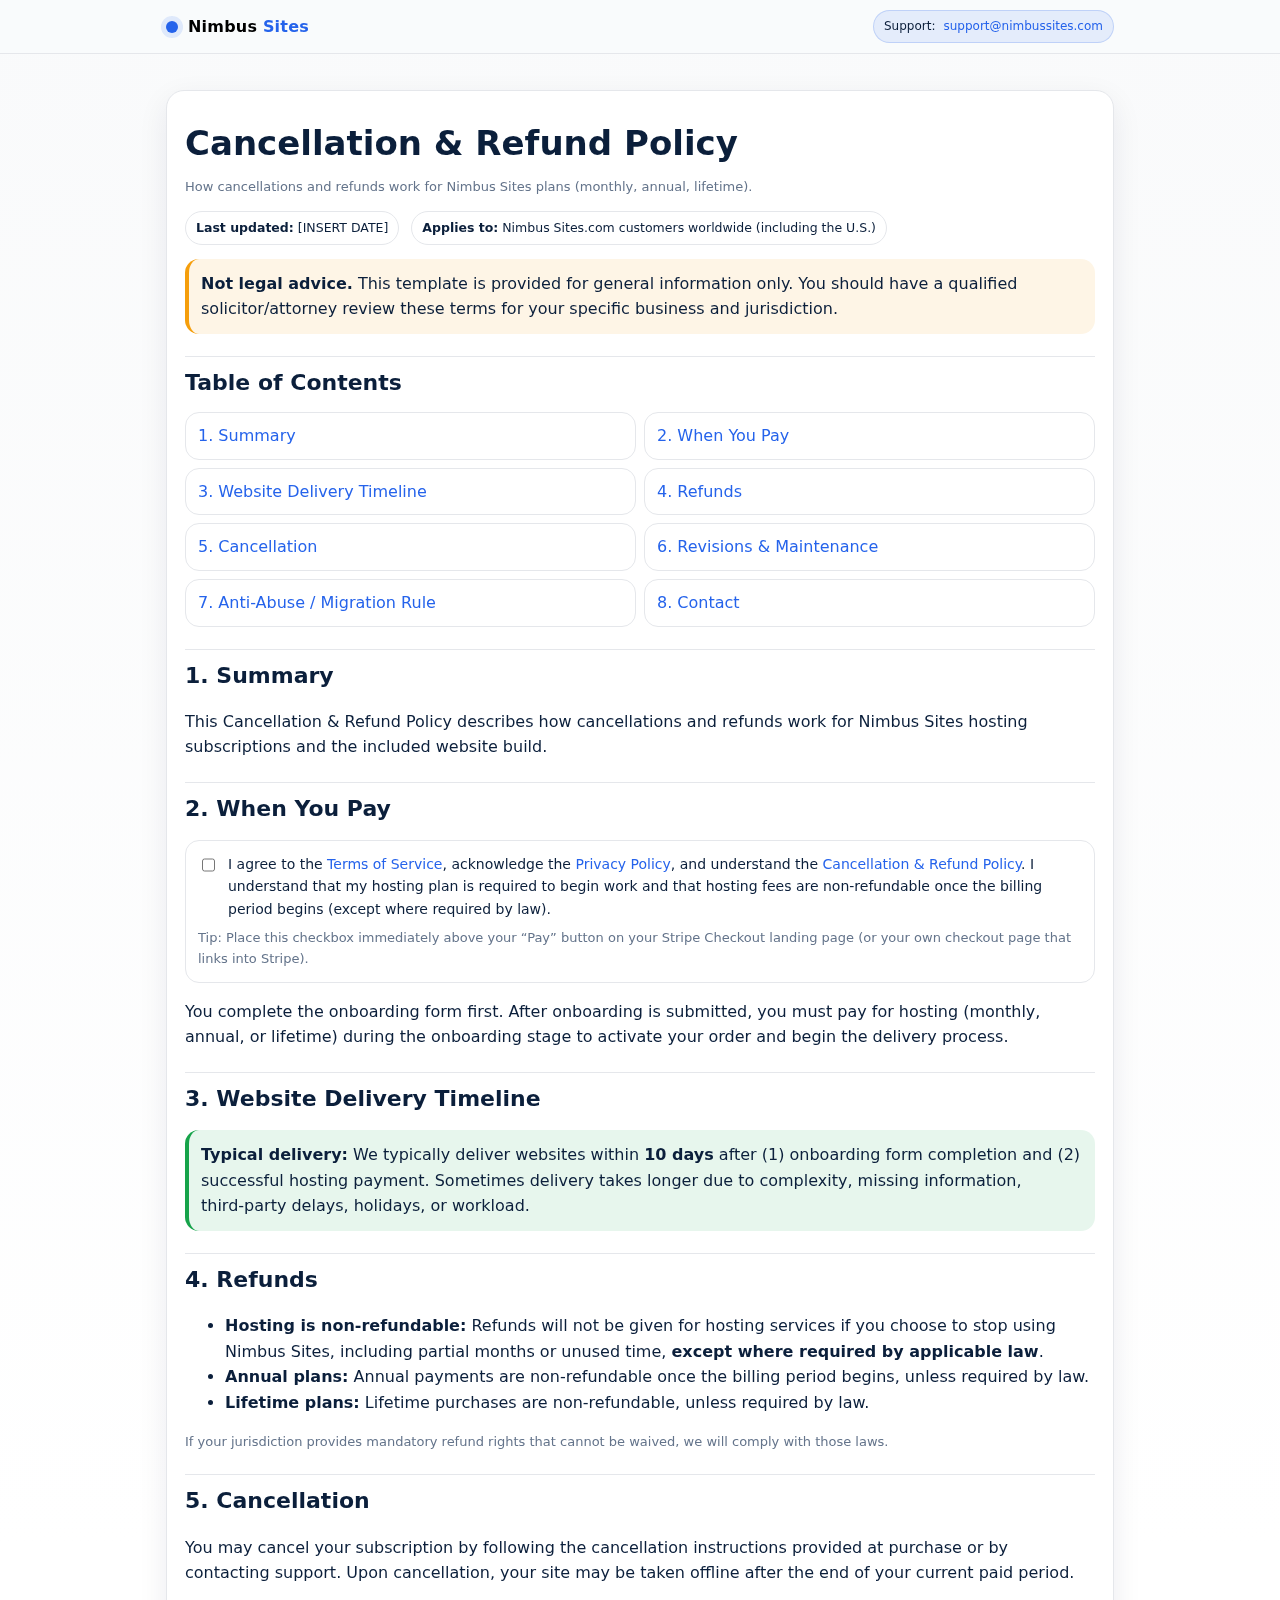
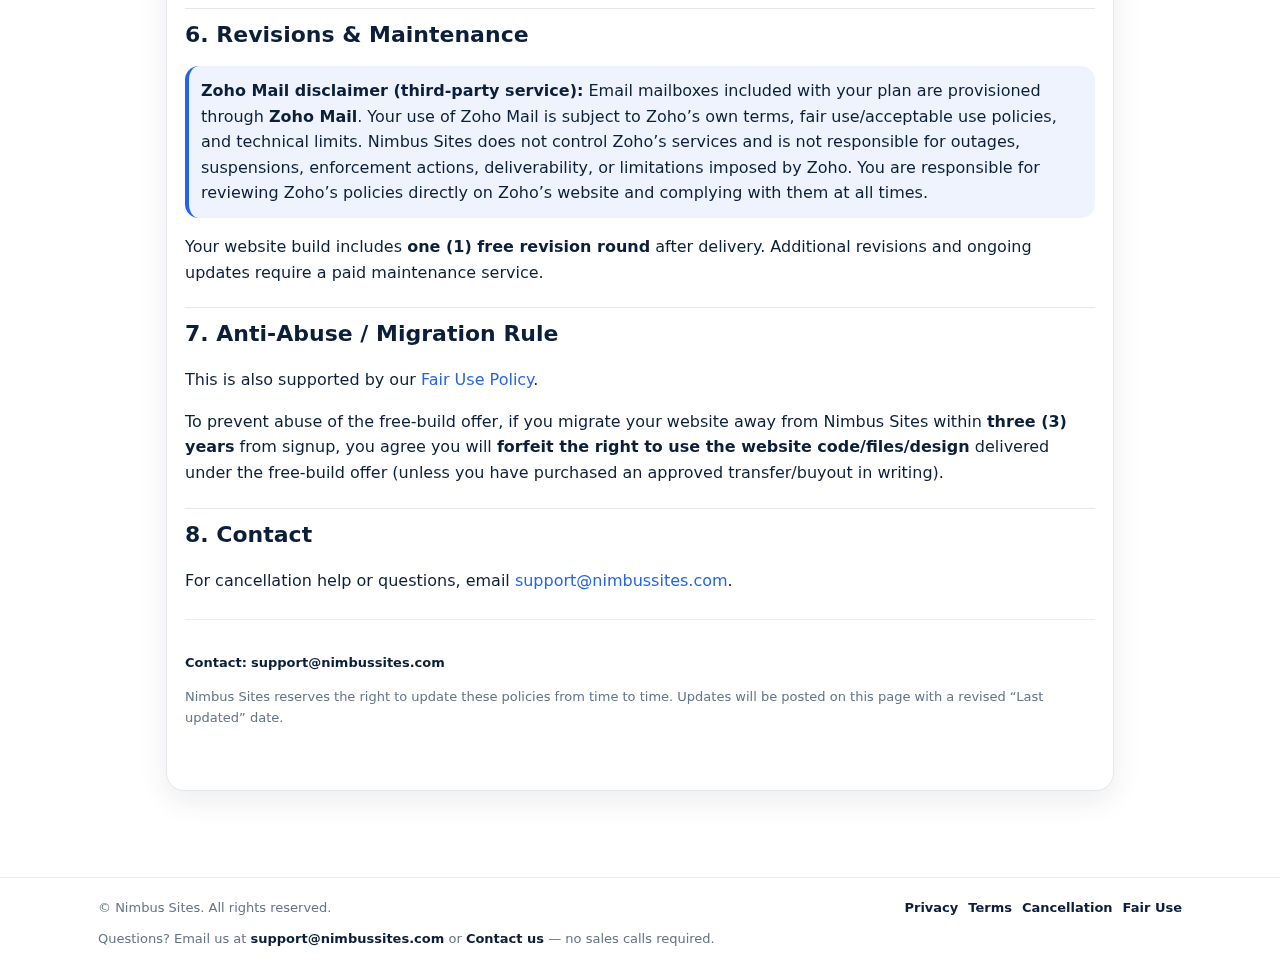
<file: legal/cancellation-refund-policy.html>
<!doctype html>
<html lang="en">
<head>
  <!-- Google tag (gtag.js) -->
  <script async src="https://www.googletagmanager.com/gtag/js?id=G-KC586SLDHN"></script>
  <script>
    window.dataLayer = window.dataLayer || [];
    function gtag(){dataLayer.push(arguments);}
    gtag('js', new Date());
  
    gtag('config', 'G-KC586SLDHN');
  </script>
  <meta charset="utf-8" />
  <meta name="viewport" content="width=device-width, initial-scale=1" />
  <title>Cancellation & Refund Policy | Nimbus Sites</title>
  <meta name="robots" content="index,follow" />
  <meta name="description" content="How cancellations and refunds work for Nimbus Sites plans (monthly, annual, lifetime)." />
  <!-- Google Tag Manager -->
  <script>(function(w,d,s,l,i){w[l]=w[l]||[];w[l].push({'gtm.start':
  new Date().getTime(),event:'gtm.js'});var f=d.getElementsByTagName(s)[0],
  j=d.createElement(s),dl=l!='dataLayer'?'&l='+l:'';j.async=true;j.src=
  'https://www.googletagmanager.com/gtm.js?id='+i+dl;f.parentNode.insertBefore(j,f);
  })(window,document,'script','dataLayer','GTM-NSJP44X3');</script>
  <!-- End Google Tag Manager -->
  <link rel="stylesheet" href="legal.css" />
</head>
<body>
  <!-- Google Tag Manager (noscript) -->
  <noscript><iframe src="https://www.googletagmanager.com/ns.html?id=GTM-NSJP44X3"
  height="0" width="0" style="display:none;visibility:hidden"></iframe></noscript>
  <!-- End Google Tag Manager (noscript) -->
  <div class="topbar">
    <div class="topbar-inner">
      <a class="brand" href="/" aria-label="Nimbus Sites home">
          <!-- <img src="/assets/logo.png" alt="Nimbus Sites logo"> -->
          <span class="logo-dot" aria-hidden="true"></span>
          <span><span style="color: black;">Nimbus</span> Sites</span>
      </a>
      <span class="badge">Support: <a href="mailto:support@nimbussites.com">support@nimbussites.com</a></span>
    </div>
  </div>

  <main class="container">
    <div class="card">
      <h1>Cancellation & Refund Policy</h1>
      <p class="small">How cancellations and refunds work for Nimbus Sites plans (monthly, annual, lifetime).</p>

      <div class="kv">
        <span class="pill"><strong>Last updated:</strong> <span>[INSERT DATE]</span></span>
        <span class="pill"><strong>Applies to:</strong> Nimbus Sites.com customers worldwide (including the U.S.)</span>
      </div>

      <div class="callout">
        <strong>Not legal advice.</strong> This template is provided for general information only. You should have a qualified solicitor/attorney review these terms for your specific business and jurisdiction.
      </div>

      <h2 id="toc">Table of Contents</h2>
      <ul class="toc">
        <li><a href="#summary">1. Summary</a></li>
        <li><a href="#payment">2. When You Pay</a></li>
        <li><a href="#delivery">3. Website Delivery Timeline</a></li>
        <li><a href="#refunds">4. Refunds</a></li>
        <li><a href="#cancellation">5. Cancellation</a></li>
        <li><a href="#revision">6. Revisions & Maintenance</a></li>
        <li><a href="#migration">7. Anti-Abuse / Migration Rule</a></li>
        <li><a href="#contact">8. Contact</a></li>
      </ul>

      
<h2 id="summary">1. Summary</h2>
<p>This Cancellation & Refund Policy describes how cancellations and refunds work for Nimbus Sites hosting subscriptions and the included website build.</p>

<h2 id="payment">2. When You Pay</h2>

<div class="consent">
  <label>
    <input type="checkbox" required />
    <span>
      I agree to the <a href="/terms-of-service.html">Terms of Service</a>, acknowledge the
      <a href="/privacy-policy.html">Privacy Policy</a>, and understand the
      <a href="/cancellation-refund-policy.html">Cancellation & Refund Policy</a>.
      I understand that my hosting plan is required to begin work and that hosting fees are non-refundable once the billing period begins (except where required by law).
    </span>
  </label>
  <p class="small" style="margin:8px 0 0">
    Tip: Place this checkbox immediately above your “Pay” button on your Stripe Checkout landing page (or your own checkout page that links into Stripe).
  </p>
</div>

<p>You complete the onboarding form first. After onboarding is submitted, you must pay for hosting (monthly, annual, or lifetime) during the onboarding stage to activate your order and begin the delivery process.</p>

<h2 id="delivery">3. Website Delivery Timeline</h2>
<div class="callout success">
  <strong>Typical delivery:</strong> We typically deliver websites within <strong>10 days</strong> after (1) onboarding form completion and (2) successful hosting payment. Sometimes delivery takes longer due to complexity, missing information, third‑party delays, holidays, or workload.
</div>

<h2 id="refunds">4. Refunds</h2>
<ul>
  <li><strong>Hosting is non-refundable:</strong> Refunds will not be given for hosting services if you choose to stop using Nimbus Sites, including partial months or unused time, <strong>except where required by applicable law</strong>.</li>
  <li><strong>Annual plans:</strong> Annual payments are non-refundable once the billing period begins, unless required by law.</li>
  <li><strong>Lifetime plans:</strong> Lifetime purchases are non-refundable, unless required by law.</li>
</ul>
<p class="small">If your jurisdiction provides mandatory refund rights that cannot be waived, we will comply with those laws.</p>

<h2 id="cancellation">5. Cancellation</h2>
<p>You may cancel your subscription by following the cancellation instructions provided at purchase or by contacting support. Upon cancellation, your site may be taken offline after the end of your current paid period.</p>

<h2 id="revision">6. Revisions & Maintenance</h2>

<div class="note">
  <strong>Zoho Mail disclaimer (third-party service):</strong>
  Email mailboxes included with your plan are provisioned through <strong>Zoho Mail</strong>. Your use of Zoho Mail is subject to Zoho’s own terms, fair use/acceptable use policies, and technical limits. Nimbus Sites does not control Zoho’s services and is not responsible for outages, suspensions, enforcement actions, deliverability, or limitations imposed by Zoho. You are responsible for reviewing Zoho’s policies directly on Zoho’s website and complying with them at all times.
</div>

<p>Your website build includes <strong>one (1) free revision round</strong> after delivery. Additional revisions and ongoing updates require a paid maintenance service.</p>

<h2 id="migration">7. Anti-Abuse / Migration Rule</h2>
<p>This is also supported by our <a href="/fair-use-policy.html">Fair Use Policy</a>.</p>
<p>To prevent abuse of the free-build offer, if you migrate your website away from Nimbus Sites within <strong>three (3) years</strong> from signup, you agree you will <strong>forfeit the right to use the website code/files/design</strong> delivered under the free-build offer (unless you have purchased an approved transfer/buyout in writing).</p>

<h2 id="contact">8. Contact</h2>
<p>For cancellation help or questions, email <a href="mailto:support@nimbussites.com">support@nimbussites.com</a>.</p>


      <div class="footer">
        <p><strong>Contact:</strong> <a href="mailto:support@nimbussites.com">support@nimbussites.com</a></p>
        <p class="small">Nimbus Sites reserves the right to update these policies from time to time. Updates will be posted on this page with a revised “Last updated” date.</p>
      </div>
    </div>
  </main>

<div class="footer">
  <div class="container-wide">
    <div style="display:flex; align-items:center; justify-content:space-between; gap:12px; flex-wrap:wrap;">
      <div>© <span data-year></span> Nimbus Sites. All rights reserved.</div>
      <div style="display:flex; gap:10px; flex-wrap:wrap;">
        <a href="/legal/privacy-policy.html">Privacy</a>
        <a href="/legal/terms-of-service.html">Terms</a>
        <a href="/legal/cancellation-refund-policy.html">Cancellation</a>
        <a href="/legal/fair-use-policy.html">Fair Use</a>
      </div>
    </div>
    <div style="margin-top:10px">Questions? Email us at <a href="mailto:support@nimbussites.com">support@nimbussites.com</a> or <a href="/contact.html">Contact us</a> — no sales calls required.</div>
  </div>
</div>

</body>
</html>
</file>
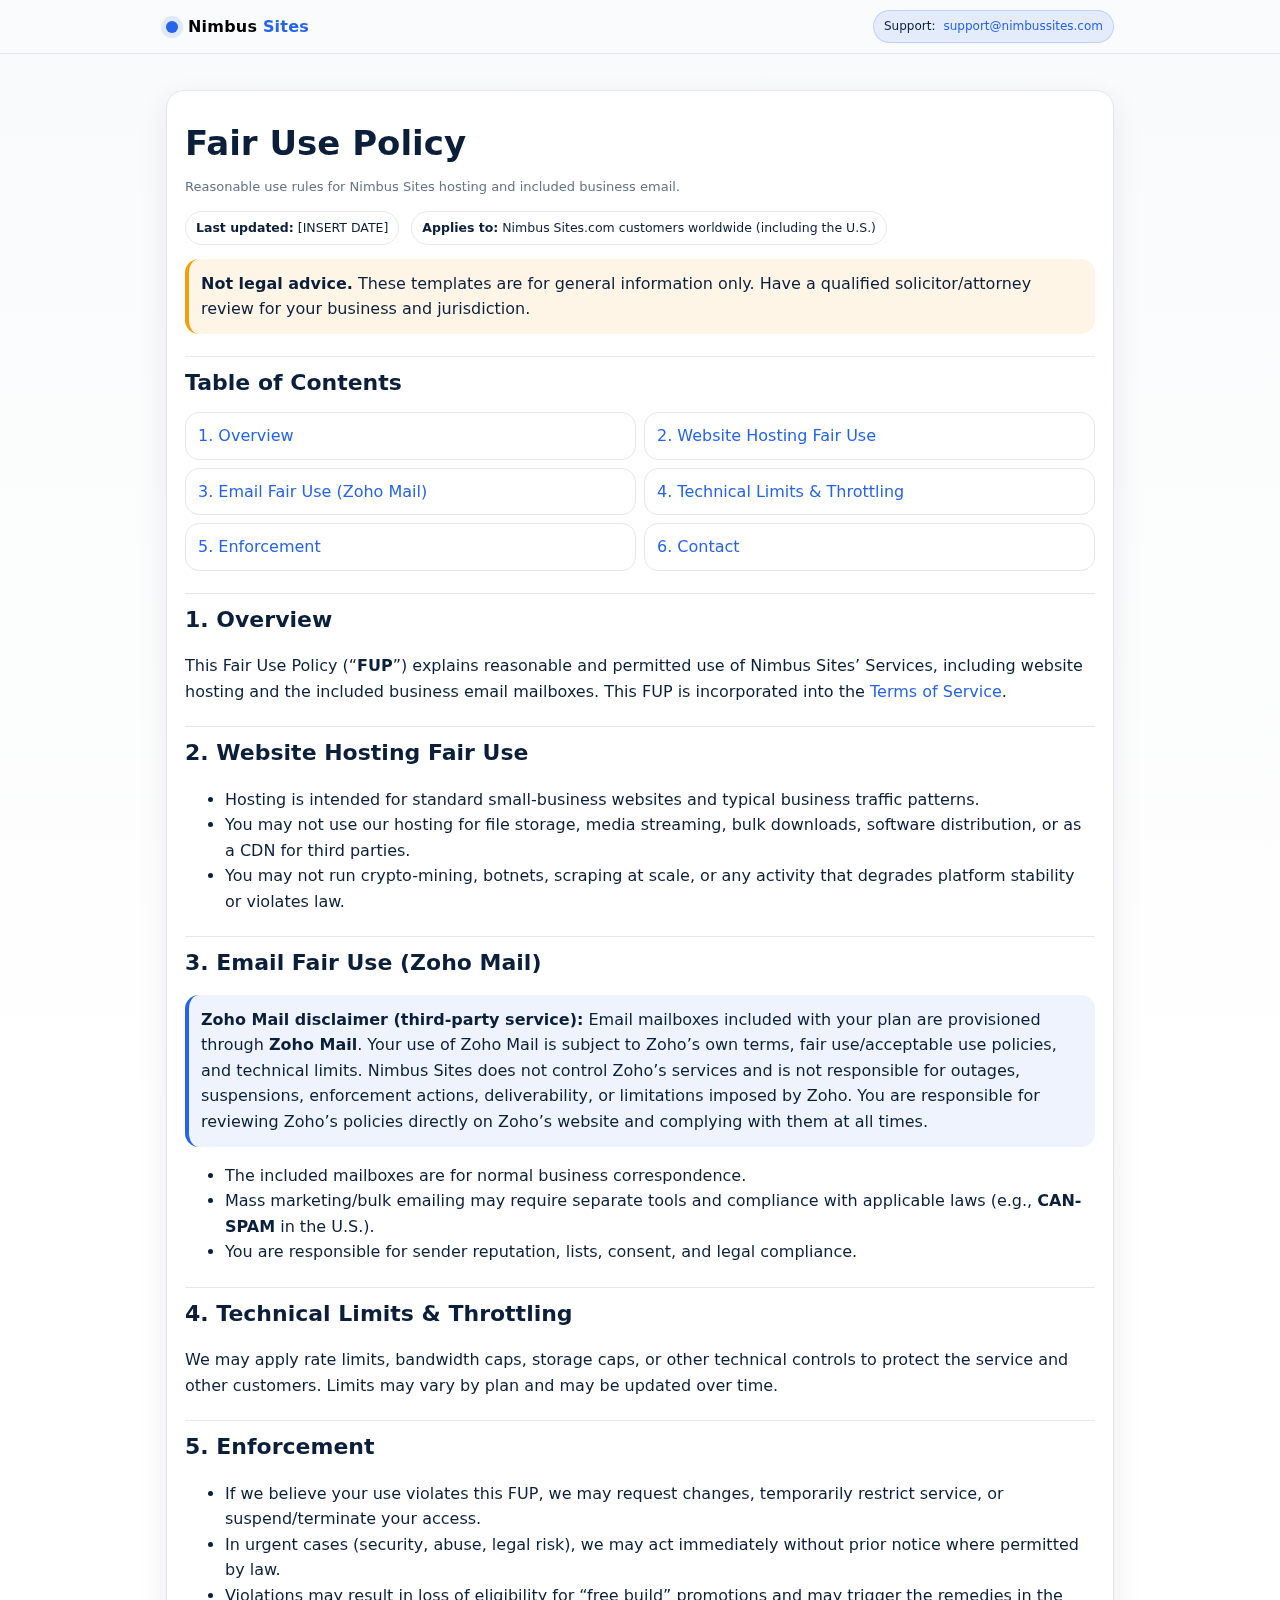
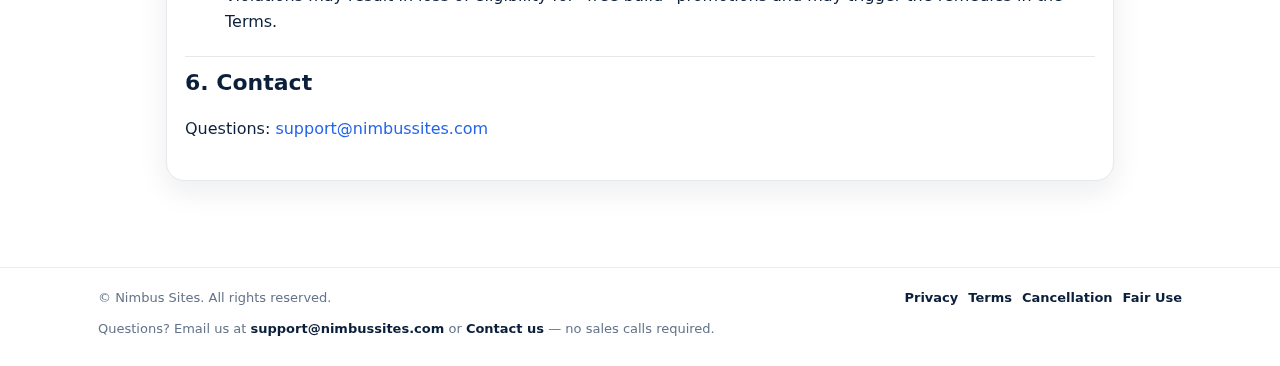
<file: legal/fair-use-policy.html>
<!doctype html>
<html lang="en">
<head>
  <!-- Google tag (gtag.js) -->
  <script async src="https://www.googletagmanager.com/gtag/js?id=G-KC586SLDHN"></script>
  <script>
    window.dataLayer = window.dataLayer || [];
    function gtag(){dataLayer.push(arguments);}
    gtag('js', new Date());
  
    gtag('config', 'G-KC586SLDHN');
  </script>
  <meta charset="utf-8" />
  <meta name="viewport" content="width=device-width, initial-scale=1" />
  <title>Fair Use Policy | Nimbus Sites</title>
  <meta name="description" content="Reasonable use rules for Nimbus Sites hosting and included business email." />
  <!-- Google Tag Manager -->
  <script>(function(w,d,s,l,i){w[l]=w[l]||[];w[l].push({'gtm.start':
  new Date().getTime(),event:'gtm.js'});var f=d.getElementsByTagName(s)[0],
  j=d.createElement(s),dl=l!='dataLayer'?'&l='+l:'';j.async=true;j.src=
  'https://www.googletagmanager.com/gtm.js?id='+i+dl;f.parentNode.insertBefore(j,f);
  })(window,document,'script','dataLayer','GTM-NSJP44X3');</script>
  <!-- End Google Tag Manager -->
  <link rel="stylesheet" href="legal.css" />
</head>
<body>
  <!-- Google Tag Manager (noscript) -->
  <noscript><iframe src="https://www.googletagmanager.com/ns.html?id=GTM-NSJP44X3"
  height="0" width="0" style="display:none;visibility:hidden"></iframe></noscript>
  <!-- End Google Tag Manager (noscript) -->
  <div class="topbar">
    <div class="topbar-inner">
      <a class="brand" href="/" aria-label="Nimbus Sites home">
          <!-- <img src="/assets/logo.png" alt="Nimbus Sites logo"> -->
          <span class="logo-dot" aria-hidden="true"></span>
          <span><span style="color: black;">Nimbus</span> Sites</span>
      </a>
      <span class="badge">Support: <a href="mailto:support@nimbussites.com">support@nimbussites.com</a></span>
    </div>
  </div>

  <main class="container">
    <div class="card">
      <h1>Fair Use Policy</h1>
      <p class="small">Reasonable use rules for Nimbus Sites hosting and included business email.</p>

      <div class="kv">
        <span class="pill"><strong>Last updated:</strong> <span>[INSERT DATE]</span></span>
        <span class="pill"><strong>Applies to:</strong> Nimbus Sites.com customers worldwide (including the U.S.)</span>
      </div>

      <div class="callout">
        <strong>Not legal advice.</strong> These templates are for general information only. Have a qualified solicitor/attorney review for your business and jurisdiction.
      </div>

      <h2 id="toc">Table of Contents</h2>
      <ul class="toc">
        <li><a href="#overview">1. Overview</a></li>
        <li><a href="#hosting">2. Website Hosting Fair Use</a></li>
        <li><a href="#email">3. Email Fair Use (Zoho Mail)</a></li>
        <li><a href="#limits">4. Technical Limits & Throttling</a></li>
        <li><a href="#enforcement">5. Enforcement</a></li>
        <li><a href="#contact">6. Contact</a></li>
      </ul>

      
<h2 id="overview">1. Overview</h2>
<p>This Fair Use Policy (“<strong>FUP</strong>”) explains reasonable and permitted use of Nimbus Sites’ Services, including website hosting and the included business email mailboxes. This FUP is incorporated into the <a href="/terms-of-service.html">Terms of Service</a>.</p>

<h2 id="hosting">2. Website Hosting Fair Use</h2>
<ul>
  <li>Hosting is intended for standard small-business websites and typical business traffic patterns.</li>
  <li>You may not use our hosting for file storage, media streaming, bulk downloads, software distribution, or as a CDN for third parties.</li>
  <li>You may not run crypto-mining, botnets, scraping at scale, or any activity that degrades platform stability or violates law.</li>
</ul>

<h2 id="email">3. Email Fair Use (Zoho Mail)</h2>

<div class="note">
  <strong>Zoho Mail disclaimer (third-party service):</strong>
  Email mailboxes included with your plan are provisioned through <strong>Zoho Mail</strong>. Your use of Zoho Mail is subject to Zoho’s own terms, fair use/acceptable use policies, and technical limits. Nimbus Sites does not control Zoho’s services and is not responsible for outages, suspensions, enforcement actions, deliverability, or limitations imposed by Zoho. You are responsible for reviewing Zoho’s policies directly on Zoho’s website and complying with them at all times.
</div>

<ul>
  <li>The included mailboxes are for normal business correspondence.</li>
  <li>Mass marketing/bulk emailing may require separate tools and compliance with applicable laws (e.g., <strong>CAN-SPAM</strong> in the U.S.).</li>
  <li>You are responsible for sender reputation, lists, consent, and legal compliance.</li>
</ul>

<h2 id="limits">4. Technical Limits & Throttling</h2>
<p>We may apply rate limits, bandwidth caps, storage caps, or other technical controls to protect the service and other customers. Limits may vary by plan and may be updated over time.</p>

<h2 id="enforcement">5. Enforcement</h2>
<ul>
  <li>If we believe your use violates this FUP, we may request changes, temporarily restrict service, or suspend/terminate your access.</li>
  <li>In urgent cases (security, abuse, legal risk), we may act immediately without prior notice where permitted by law.</li>
  <li>Violations may result in loss of eligibility for “free build” promotions and may trigger the remedies in the Terms.</li>
</ul>

<h2 id="contact">6. Contact</h2>
<p>Questions: <a href="mailto:support@nimbussites.com">support@nimbussites.com</a></p>

    </div>
  </main>
  
<div class="footer">
  <div class="container-wide">
    <div style="display:flex; align-items:center; justify-content:space-between; gap:12px; flex-wrap:wrap;">
      <div>© <span data-year></span> Nimbus Sites. All rights reserved.</div>
      <div style="display:flex; gap:10px; flex-wrap:wrap;">
        <a href="/legal/privacy-policy.html">Privacy</a>
        <a href="/legal/terms-of-service.html">Terms</a>
        <a href="/legal/cancellation-refund-policy.html">Cancellation</a>
        <a href="/legal/fair-use-policy.html">Fair Use</a>
      </div>
    </div>
    <div style="margin-top:10px">Questions? Email us at <a href="mailto:support@nimbussites.com">support@nimbussites.com</a> or <a href="/contact.html">Contact us</a> — no sales calls required.</div>
  </div>
</div>

</body>
</html>
</file>
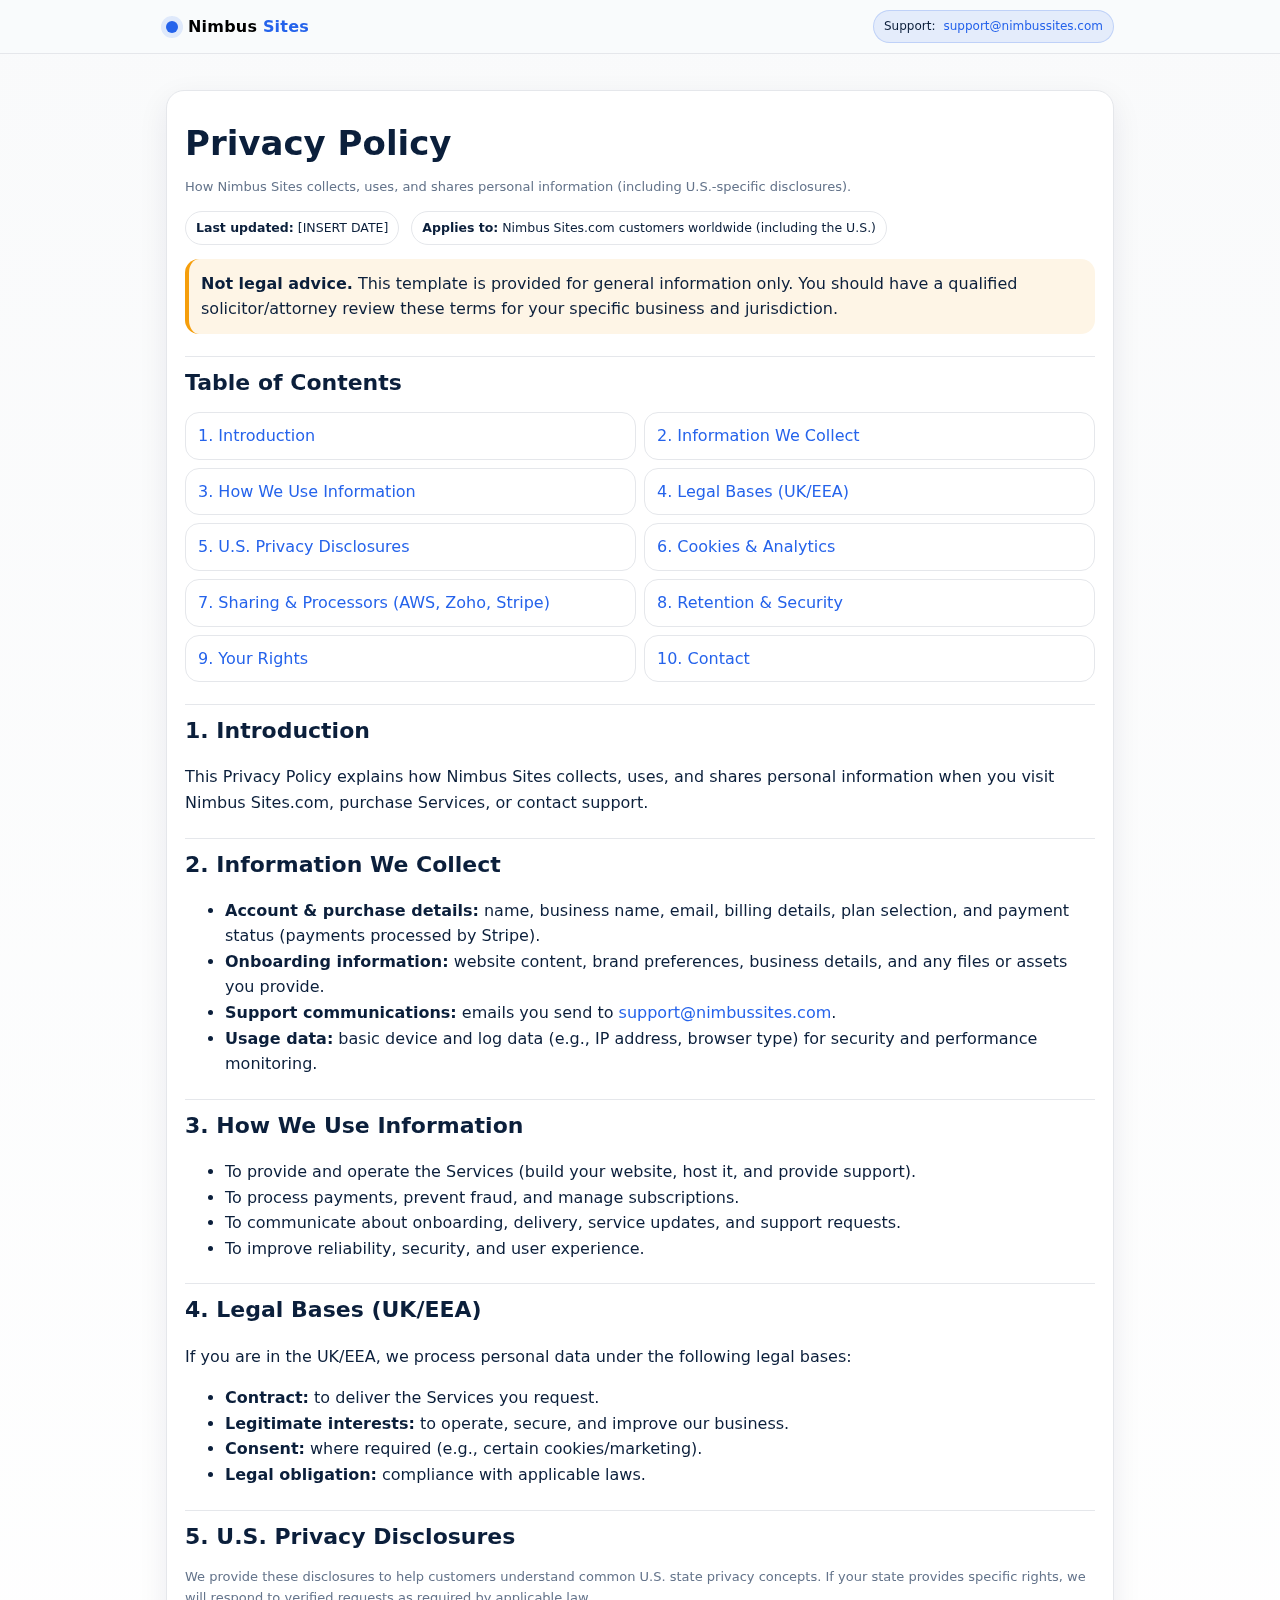
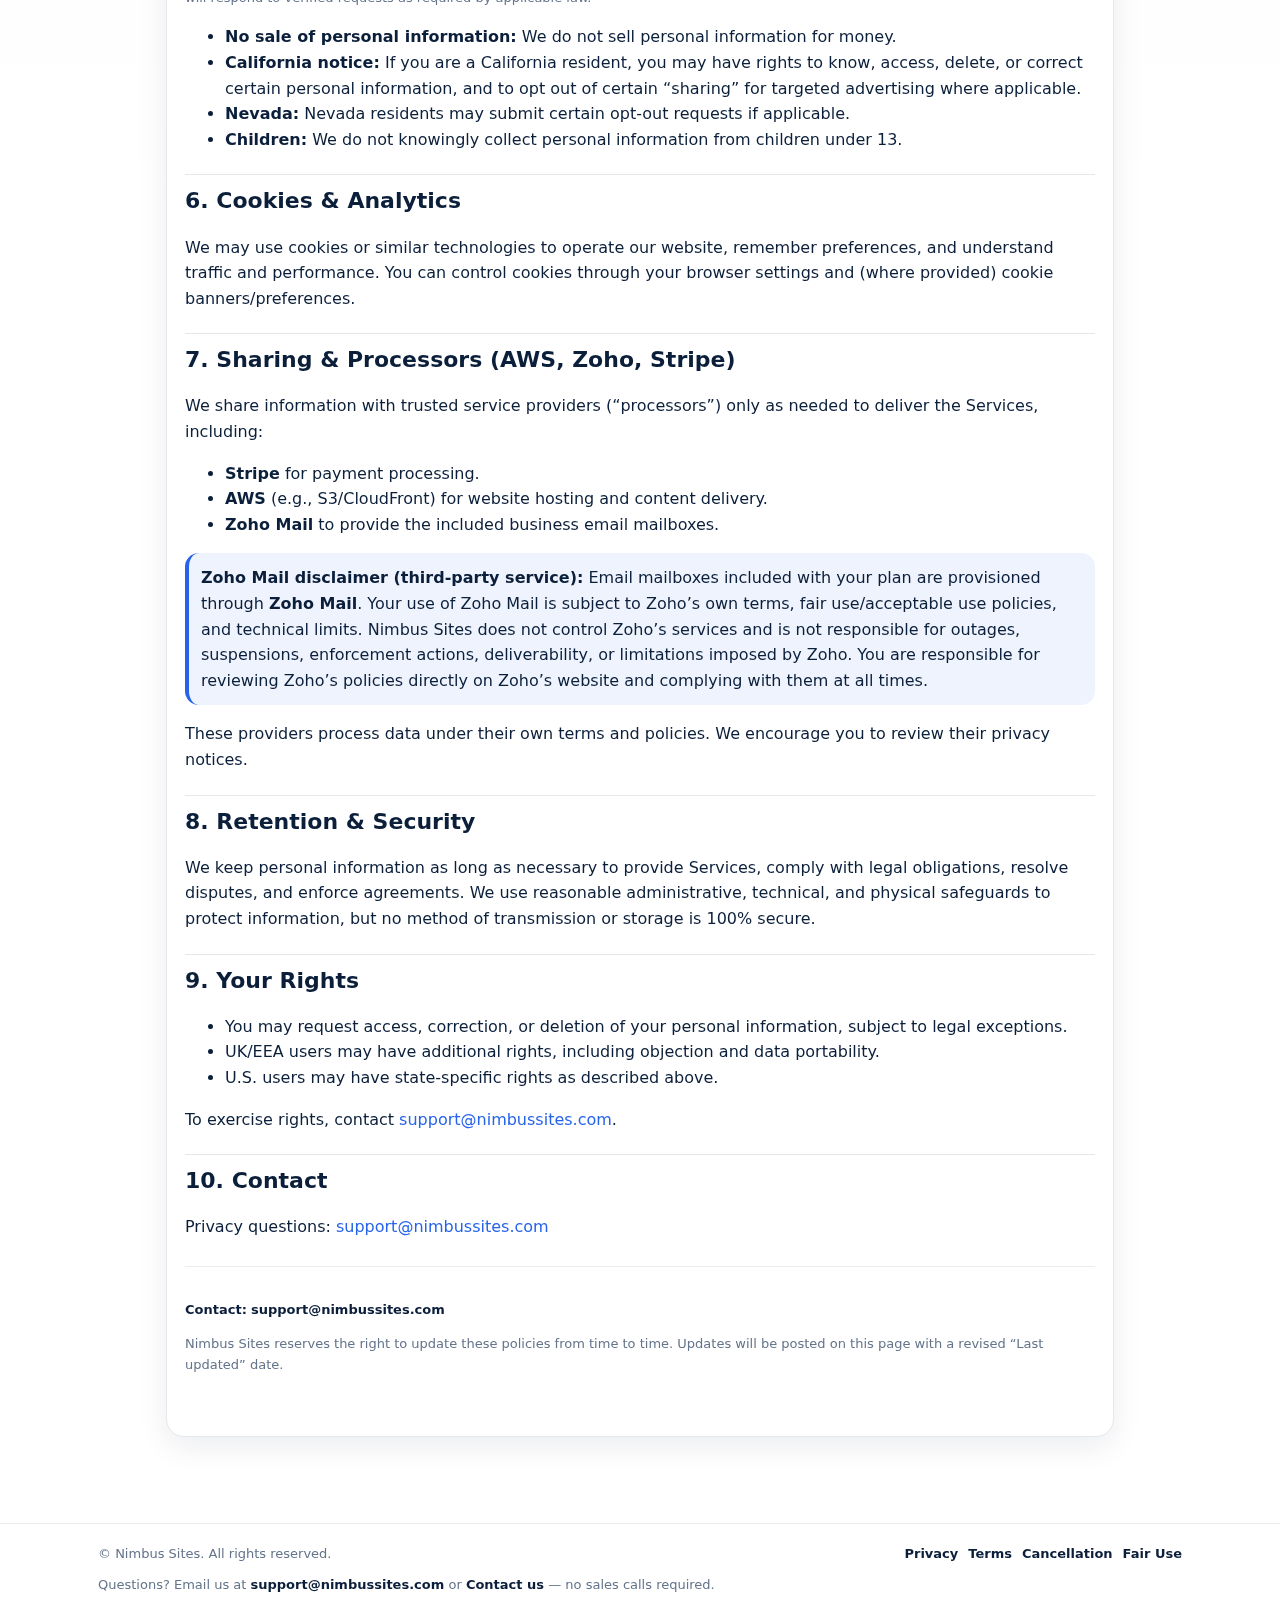
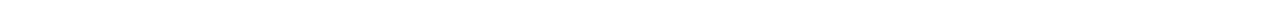
<file: legal/privacy-policy.html>
<!doctype html>
<html lang="en">
<head>
  <!-- Google tag (gtag.js) -->
  <script async src="https://www.googletagmanager.com/gtag/js?id=G-KC586SLDHN"></script>
  <script>
    window.dataLayer = window.dataLayer || [];
    function gtag(){dataLayer.push(arguments);}
    gtag('js', new Date());
  
    gtag('config', 'G-KC586SLDHN');
  </script>
  <meta charset="utf-8" />
  <meta name="viewport" content="width=device-width, initial-scale=1" />
  <title>Privacy Policy | Nimbus Sites</title>
  <meta name="robots" content="index,follow" />
  <meta name="description" content="How Nimbus Sites collects, uses, and shares personal information (including U.S.-specific disclosures)." />
  <!-- Google Tag Manager -->
  <script>(function(w,d,s,l,i){w[l]=w[l]||[];w[l].push({'gtm.start':
  new Date().getTime(),event:'gtm.js'});var f=d.getElementsByTagName(s)[0],
  j=d.createElement(s),dl=l!='dataLayer'?'&l='+l:'';j.async=true;j.src=
  'https://www.googletagmanager.com/gtm.js?id='+i+dl;f.parentNode.insertBefore(j,f);
  })(window,document,'script','dataLayer','GTM-NSJP44X3');</script>
  <!-- End Google Tag Manager -->
  <link rel="stylesheet" href="legal.css" />
</head>
<body>
  <!-- Google Tag Manager (noscript) -->
  <noscript><iframe src="https://www.googletagmanager.com/ns.html?id=GTM-NSJP44X3"
  height="0" width="0" style="display:none;visibility:hidden"></iframe></noscript>
  <!-- End Google Tag Manager (noscript) -->
  <div class="topbar">
    <div class="topbar-inner">
      <a class="brand" href="/" aria-label="Nimbus Sites home">
          <!-- <img src="/assets/logo.png" alt="Nimbus Sites logo"> -->
          <span class="logo-dot" aria-hidden="true"></span>
          <span><span style="color: black;">Nimbus</span> Sites</span>
      </a>
      <span class="badge">Support: <a href="mailto:support@nimbussites.com">support@nimbussites.com</a></span>
    </div>
  </div>

  <main class="container">
    <div class="card">
      <h1>Privacy Policy</h1>
      <p class="small">How Nimbus Sites collects, uses, and shares personal information (including U.S.-specific disclosures).</p>

      <div class="kv">
        <span class="pill"><strong>Last updated:</strong> <span>[INSERT DATE]</span></span>
        <span class="pill"><strong>Applies to:</strong> Nimbus Sites.com customers worldwide (including the U.S.)</span>
      </div>

      <div class="callout">
        <strong>Not legal advice.</strong> This template is provided for general information only. You should have a qualified solicitor/attorney review these terms for your specific business and jurisdiction.
      </div>

      <h2 id="toc">Table of Contents</h2>
      <ul class="toc">
        <li><a href="#intro">1. Introduction</a></li>
        <li><a href="#data">2. Information We Collect</a></li>
        <li><a href="#use">3. How We Use Information</a></li>
        <li><a href="#legal">4. Legal Bases (UK/EEA)</a></li>
        <li><a href="#us">5. U.S. Privacy Disclosures</a></li>
        <li><a href="#cookies">6. Cookies & Analytics</a></li>
        <li><a href="#sharing">7. Sharing & Processors (AWS, Zoho, Stripe)</a></li>
        <li><a href="#retention">8. Retention & Security</a></li>
        <li><a href="#rights">9. Your Rights</a></li>
        <li><a href="#contact">10. Contact</a></li>
      </ul>

      
<h2 id="intro">1. Introduction</h2>
<p>This Privacy Policy explains how Nimbus Sites collects, uses, and shares personal information when you visit Nimbus Sites.com, purchase Services, or contact support.</p>

<h2 id="data">2. Information We Collect</h2>
<ul>
  <li><strong>Account & purchase details:</strong> name, business name, email, billing details, plan selection, and payment status (payments processed by Stripe).</li>
  <li><strong>Onboarding information:</strong> website content, brand preferences, business details, and any files or assets you provide.</li>
  <li><strong>Support communications:</strong> emails you send to <a href="mailto:support@nimbussites.com">support@nimbussites.com</a>.</li>
  <li><strong>Usage data:</strong> basic device and log data (e.g., IP address, browser type) for security and performance monitoring.</li>
</ul>

<h2 id="use">3. How We Use Information</h2>
<ul>
  <li>To provide and operate the Services (build your website, host it, and provide support).</li>
  <li>To process payments, prevent fraud, and manage subscriptions.</li>
  <li>To communicate about onboarding, delivery, service updates, and support requests.</li>
  <li>To improve reliability, security, and user experience.</li>
</ul>

<h2 id="legal">4. Legal Bases (UK/EEA)</h2>
<p>If you are in the UK/EEA, we process personal data under the following legal bases:</p>
<ul>
  <li><strong>Contract:</strong> to deliver the Services you request.</li>
  <li><strong>Legitimate interests:</strong> to operate, secure, and improve our business.</li>
  <li><strong>Consent:</strong> where required (e.g., certain cookies/marketing).</li>
  <li><strong>Legal obligation:</strong> compliance with applicable laws.</li>
</ul>

<h2 id="us">5. U.S. Privacy Disclosures</h2>
<p class="small">We provide these disclosures to help customers understand common U.S. state privacy concepts. If your state provides specific rights, we will respond to verified requests as required by applicable law.</p>
<ul>
  <li><strong>No sale of personal information:</strong> We do not sell personal information for money.</li>
  <li><strong>California notice:</strong> If you are a California resident, you may have rights to know, access, delete, or correct certain personal information, and to opt out of certain “sharing” for targeted advertising where applicable.</li>
  <li><strong>Nevada:</strong> Nevada residents may submit certain opt-out requests if applicable.</li>
  <li><strong>Children:</strong> We do not knowingly collect personal information from children under 13.</li>
</ul>

<h2 id="cookies">6. Cookies & Analytics</h2>
<p>We may use cookies or similar technologies to operate our website, remember preferences, and understand traffic and performance. You can control cookies through your browser settings and (where provided) cookie banners/preferences.</p>

<h2 id="sharing">7. Sharing & Processors (AWS, Zoho, Stripe)</h2>
<p>We share information with trusted service providers (“processors”) only as needed to deliver the Services, including:</p>
<ul>
  <li><strong>Stripe</strong> for payment processing.</li>
  <li><strong>AWS</strong> (e.g., S3/CloudFront) for website hosting and content delivery.</li>
  <li><strong>Zoho Mail</strong> to provide the included business email mailboxes.</li></ul>

<div class="note">
  <strong>Zoho Mail disclaimer (third-party service):</strong>
  Email mailboxes included with your plan are provisioned through <strong>Zoho Mail</strong>. Your use of Zoho Mail is subject to Zoho’s own terms, fair use/acceptable use policies, and technical limits. Nimbus Sites does not control Zoho’s services and is not responsible for outages, suspensions, enforcement actions, deliverability, or limitations imposed by Zoho. You are responsible for reviewing Zoho’s policies directly on Zoho’s website and complying with them at all times.
</div>

<ul>
</ul>
<p>These providers process data under their own terms and policies. We encourage you to review their privacy notices.</p>

<h2 id="retention">8. Retention & Security</h2>
<p>We keep personal information as long as necessary to provide Services, comply with legal obligations, resolve disputes, and enforce agreements. We use reasonable administrative, technical, and physical safeguards to protect information, but no method of transmission or storage is 100% secure.</p>

<h2 id="rights">9. Your Rights</h2>
<ul>
  <li>You may request access, correction, or deletion of your personal information, subject to legal exceptions.</li>
  <li>UK/EEA users may have additional rights, including objection and data portability.</li>
  <li>U.S. users may have state-specific rights as described above.</li>
</ul>
<p>To exercise rights, contact <a href="mailto:support@nimbussites.com">support@nimbussites.com</a>.</p>

<h2 id="contact">10. Contact</h2>
<p>Privacy questions: <a href="mailto:support@nimbussites.com">support@nimbussites.com</a></p>


      <div class="footer">
        <p><strong>Contact:</strong> <a href="mailto:support@nimbussites.com">support@nimbussites.com</a></p>
        <p class="small">Nimbus Sites reserves the right to update these policies from time to time. Updates will be posted on this page with a revised “Last updated” date.</p>
      </div>
    </div>
  </main>

<div class="footer">
  <div class="container-wide">
    <div style="display:flex; align-items:center; justify-content:space-between; gap:12px; flex-wrap:wrap;">
      <div>© <span data-year></span> Nimbus Sites. All rights reserved.</div>
      <div style="display:flex; gap:10px; flex-wrap:wrap;">
        <a href="/legal/privacy-policy.html">Privacy</a>
        <a href="/legal/terms-of-service.html">Terms</a>
        <a href="/legal/cancellation-refund-policy.html">Cancellation</a>
        <a href="/legal/fair-use-policy.html">Fair Use</a>
      </div>
    </div>
    <div style="margin-top:10px">Questions? Email us at <a href="mailto:support@nimbussites.com">support@nimbussites.com</a> or <a href="/contact.html">Contact us</a> — no sales calls required.</div>
  </div>
</div>

</body>
</html>
</file>
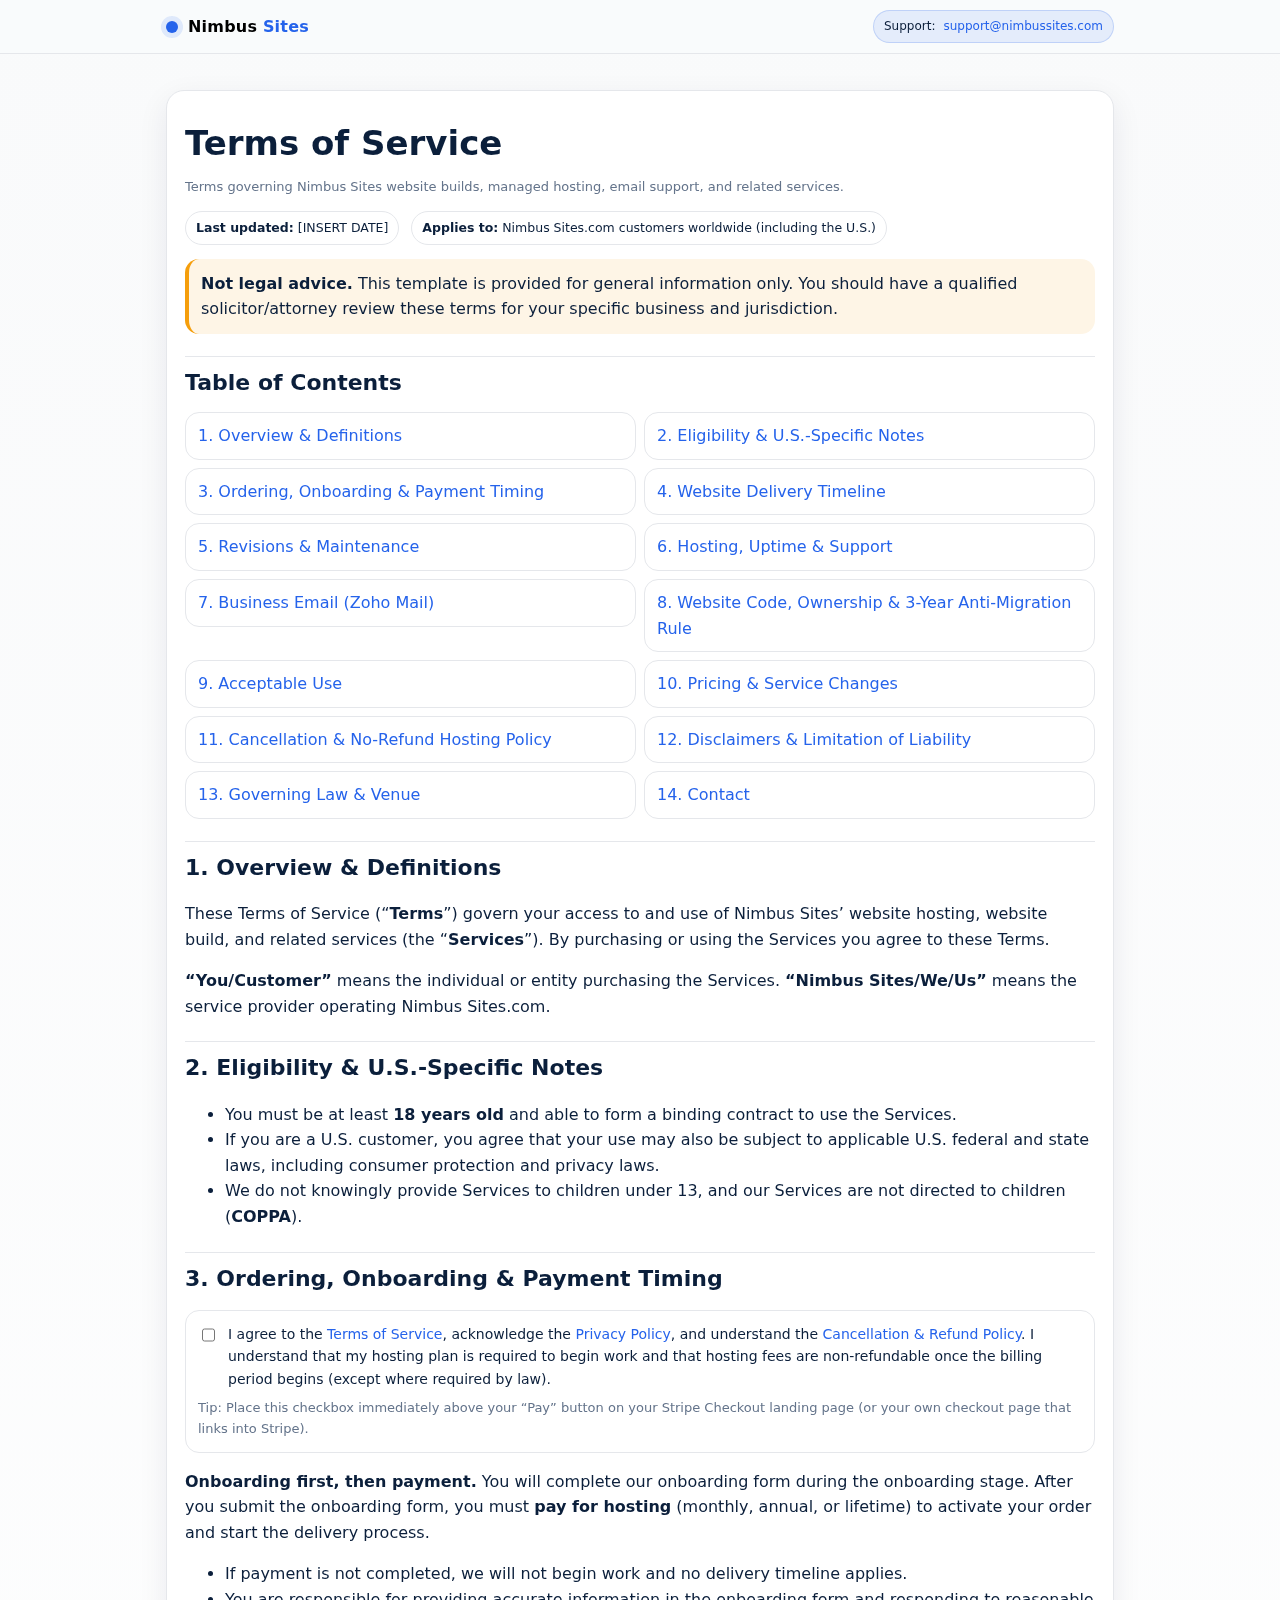
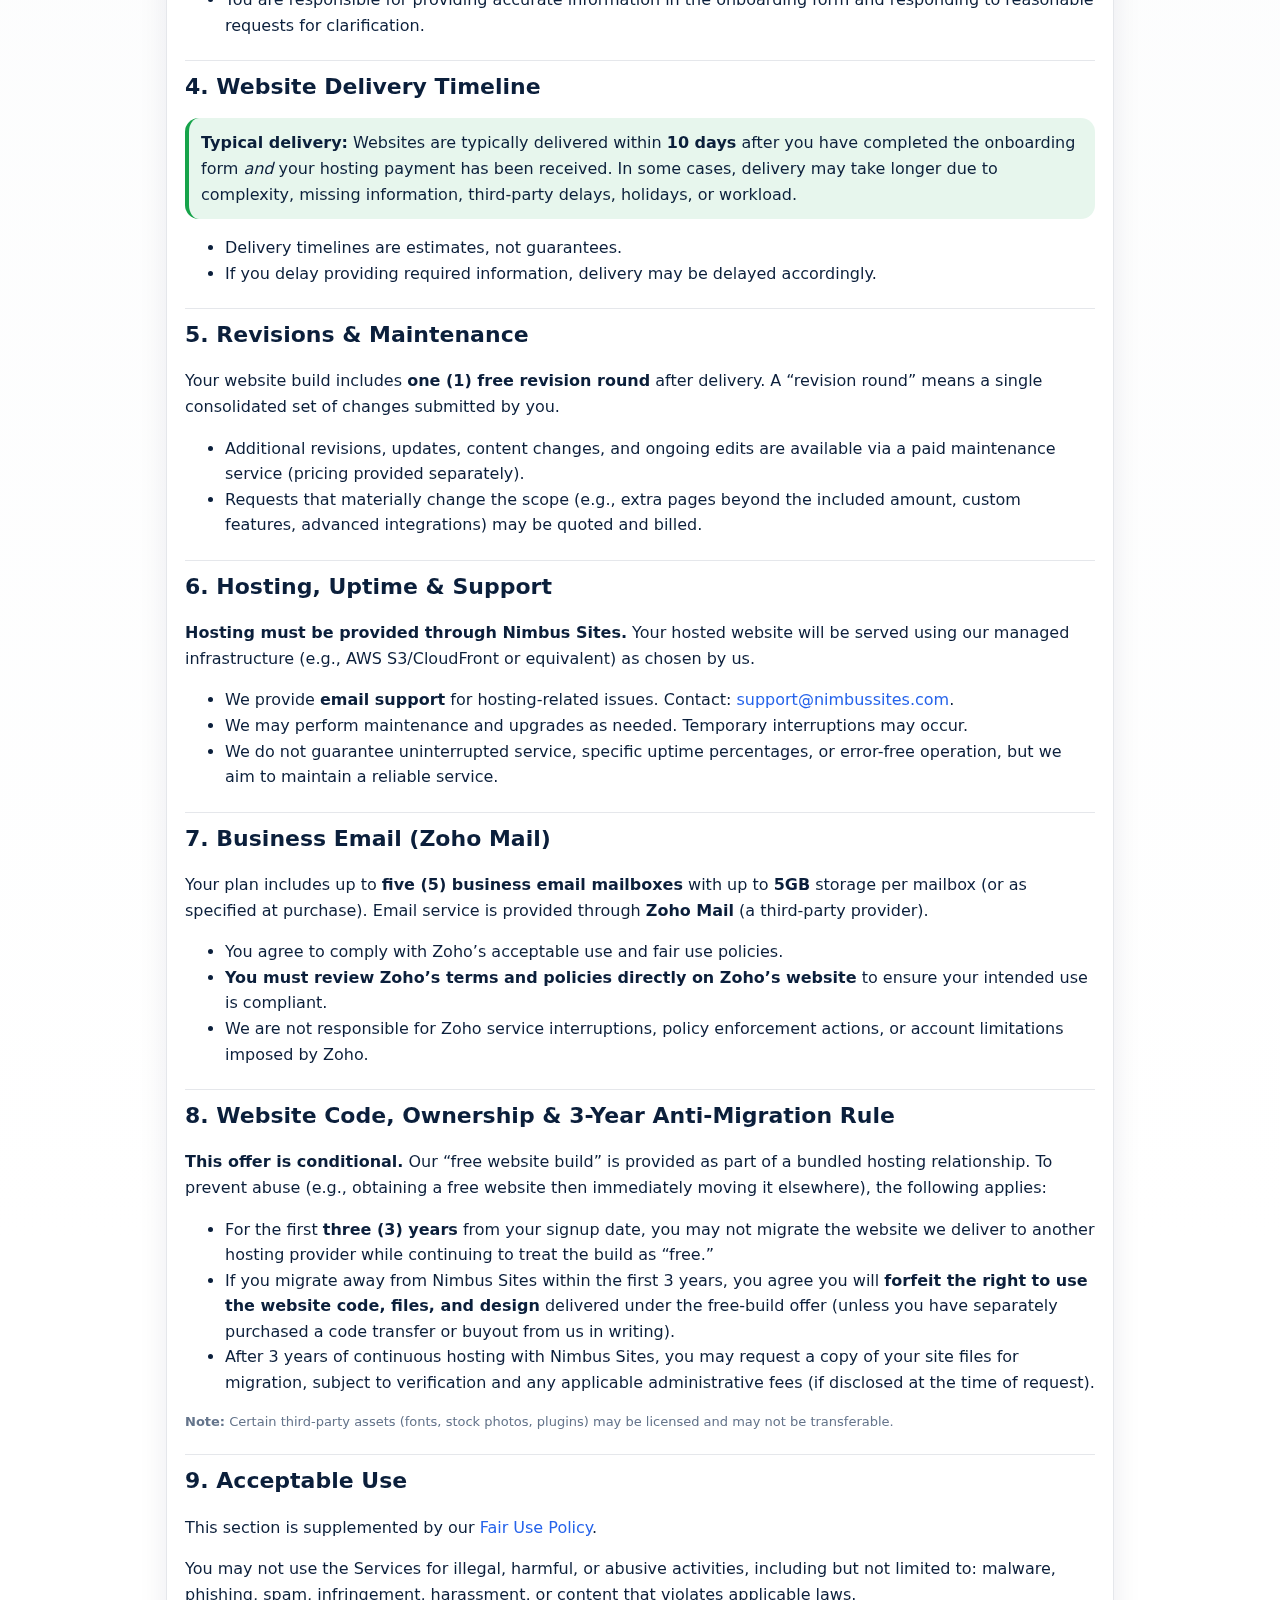
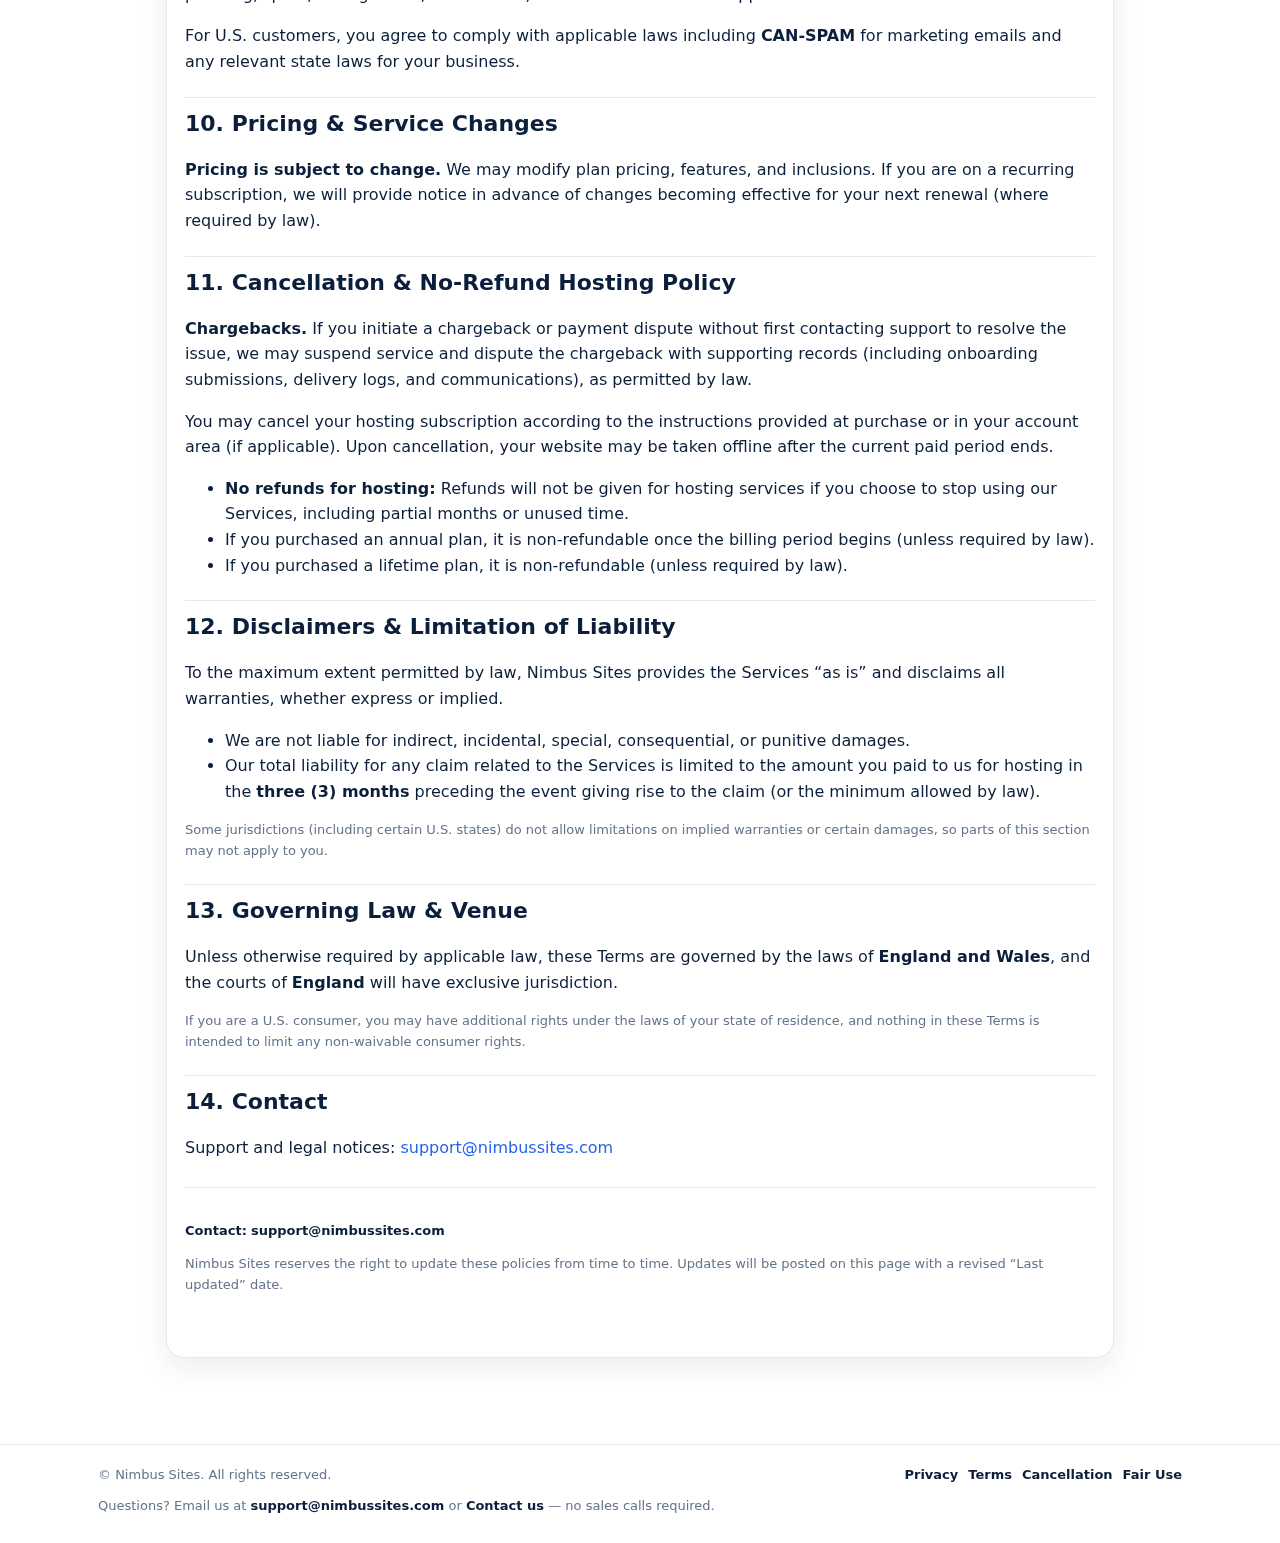
<file: legal/terms-of-service.html>
<!doctype html>
<html lang="en">
<head>
  <!-- Google tag (gtag.js) -->
  <script async src="https://www.googletagmanager.com/gtag/js?id=G-KC586SLDHN"></script>
  <script>
    window.dataLayer = window.dataLayer || [];
    function gtag(){dataLayer.push(arguments);}
    gtag('js', new Date());
  
    gtag('config', 'G-KC586SLDHN');
  </script>
  <meta charset="utf-8" />
  <meta name="viewport" content="width=device-width, initial-scale=1" />
  <title>Terms of Service | Nimbus Sites</title>
  <meta name="robots" content="index,follow" />
  <meta name="description" content="Terms governing Nimbus Sites website builds, managed hosting, email support, and related services." />
  <!-- Google Tag Manager -->
  <script>(function(w,d,s,l,i){w[l]=w[l]||[];w[l].push({'gtm.start':
  new Date().getTime(),event:'gtm.js'});var f=d.getElementsByTagName(s)[0],
  j=d.createElement(s),dl=l!='dataLayer'?'&l='+l:'';j.async=true;j.src=
  'https://www.googletagmanager.com/gtm.js?id='+i+dl;f.parentNode.insertBefore(j,f);
  })(window,document,'script','dataLayer','GTM-NSJP44X3');</script>
  <!-- End Google Tag Manager -->
  <link rel="stylesheet" href="legal.css" />
</head>
<body>
  <!-- Google Tag Manager (noscript) -->
  <noscript><iframe src="https://www.googletagmanager.com/ns.html?id=GTM-NSJP44X3"
  height="0" width="0" style="display:none;visibility:hidden"></iframe></noscript>
  <!-- End Google Tag Manager (noscript) -->
  <div class="topbar">
    <div class="topbar-inner">
      <a class="brand" href="/" aria-label="Nimbus Sites home">
          <!-- <img src="/assets/logo.png" alt="Nimbus Sites logo"> -->
          <span class="logo-dot" aria-hidden="true"></span>
          <span><span style="color: black;">Nimbus</span> Sites</span>
      </a>
      <span class="badge">Support: <a href="mailto:support@nimbussites.com">support@nimbussites.com</a></span>
    </div>
  </div>

  <main class="container">
    <div class="card">
      <h1>Terms of Service</h1>
      <p class="small">Terms governing Nimbus Sites website builds, managed hosting, email support, and related services.</p>

      <div class="kv">
        <span class="pill"><strong>Last updated:</strong> <span>[INSERT DATE]</span></span>
        <span class="pill"><strong>Applies to:</strong> Nimbus Sites.com customers worldwide (including the U.S.)</span>
      </div>

      <div class="callout">
        <strong>Not legal advice.</strong> This template is provided for general information only. You should have a qualified solicitor/attorney review these terms for your specific business and jurisdiction.
      </div>

      <h2 id="toc">Table of Contents</h2>
      <ul class="toc">
        <li><a href="#overview">1. Overview & Definitions</a></li>
        <li><a href="#eligibility">2. Eligibility & U.S.-Specific Notes</a></li>
        <li><a href="#order">3. Ordering, Onboarding & Payment Timing</a></li>
        <li><a href="#delivery">4. Website Delivery Timeline</a></li>
        <li><a href="#revisions">5. Revisions & Maintenance</a></li>
        <li><a href="#hosting">6. Hosting, Uptime & Support</a></li>
        <li><a href="#email">7. Business Email (Zoho Mail)</a></li>
        <li><a href="#ownership">8. Website Code, Ownership & 3-Year Anti-Migration Rule</a></li>
        <li><a href="#acceptable">9. Acceptable Use</a></li>
        <li><a href="#changes">10. Pricing & Service Changes</a></li>
        <li><a href="#cancellations">11. Cancellation & No-Refund Hosting Policy</a></li>
        <li><a href="#disclaimers">12. Disclaimers & Limitation of Liability</a></li>
        <li><a href="#law">13. Governing Law & Venue</a></li>
        <li><a href="#contact">14. Contact</a></li>
      </ul>

      
<h2 id="overview">1. Overview & Definitions</h2>
<p>These Terms of Service (“<strong>Terms</strong>”) govern your access to and use of Nimbus Sites’ website hosting, website build, and related services (the “<strong>Services</strong>”). By purchasing or using the Services you agree to these Terms.</p>
<p><strong>“You/Customer”</strong> means the individual or entity purchasing the Services. <strong>“Nimbus Sites/We/Us”</strong> means the service provider operating Nimbus Sites.com.</p>

<h2 id="eligibility">2. Eligibility & U.S.-Specific Notes</h2>
<ul>
  <li>You must be at least <strong>18 years old</strong> and able to form a binding contract to use the Services.</li>
  <li>If you are a U.S. customer, you agree that your use may also be subject to applicable U.S. federal and state laws, including consumer protection and privacy laws.</li>
  <li>We do not knowingly provide Services to children under 13, and our Services are not directed to children (<strong>COPPA</strong>).</li>
</ul>

<h2 id="order">3. Ordering, Onboarding & Payment Timing</h2>

<div class="consent">
  <label>
    <input type="checkbox" required />
    <span>
      I agree to the <a href="/terms-of-service.html">Terms of Service</a>, acknowledge the
      <a href="/privacy-policy.html">Privacy Policy</a>, and understand the
      <a href="/cancellation-refund-policy.html">Cancellation & Refund Policy</a>.
      I understand that my hosting plan is required to begin work and that hosting fees are non-refundable once the billing period begins (except where required by law).
    </span>
  </label>
  <p class="small" style="margin:8px 0 0">
    Tip: Place this checkbox immediately above your “Pay” button on your Stripe Checkout landing page (or your own checkout page that links into Stripe).
  </p>
</div>

<p><strong>Onboarding first, then payment.</strong> You will complete our onboarding form during the onboarding stage. After you submit the onboarding form, you must <strong>pay for hosting</strong> (monthly, annual, or lifetime) to activate your order and start the delivery process.</p>
<ul>
  <li>If payment is not completed, we will not begin work and no delivery timeline applies.</li>
  <li>You are responsible for providing accurate information in the onboarding form and responding to reasonable requests for clarification.</li>
</ul>

<h2 id="delivery">4. Website Delivery Timeline</h2>
<div class="callout success">
  <strong>Typical delivery:</strong> Websites are typically delivered within <strong>10 days</strong> after you have completed the onboarding form <em>and</em> your hosting payment has been received. In some cases, delivery may take longer due to complexity, missing information, third‑party delays, holidays, or workload.
</div>
<ul>
  <li>Delivery timelines are estimates, not guarantees.</li>
  <li>If you delay providing required information, delivery may be delayed accordingly.</li>
</ul>

<h2 id="revisions">5. Revisions & Maintenance</h2>
<p>Your website build includes <strong>one (1) free revision round</strong> after delivery. A “revision round” means a single consolidated set of changes submitted by you.</p>
<ul>
  <li>Additional revisions, updates, content changes, and ongoing edits are available via a paid maintenance service (pricing provided separately).</li>
  <li>Requests that materially change the scope (e.g., extra pages beyond the included amount, custom features, advanced integrations) may be quoted and billed.</li>
</ul>

<h2 id="hosting">6. Hosting, Uptime & Support</h2>
<p><strong>Hosting must be provided through Nimbus Sites.</strong> Your hosted website will be served using our managed infrastructure (e.g., AWS S3/CloudFront or equivalent) as chosen by us.</p>
<ul>
  <li>We provide <strong>email support</strong> for hosting-related issues. Contact: <a href="mailto:support@nimbussites.com">support@nimbussites.com</a>.</li>
  <li>We may perform maintenance and upgrades as needed. Temporary interruptions may occur.</li>
  <li>We do not guarantee uninterrupted service, specific uptime percentages, or error-free operation, but we aim to maintain a reliable service.</li>
</ul>

<h2 id="email">7. Business Email (Zoho Mail)</h2>
<p>Your plan includes up to <strong>five (5) business email mailboxes</strong> with up to <strong>5GB</strong> storage per mailbox (or as specified at purchase). Email service is provided through <strong>Zoho Mail</strong> (a third-party provider).</p>
<ul>
  <li>You agree to comply with Zoho’s acceptable use and fair use policies.</li>
  <li><strong>You must review Zoho’s terms and policies directly on Zoho’s website</strong> to ensure your intended use is compliant.</li>
  <li>We are not responsible for Zoho service interruptions, policy enforcement actions, or account limitations imposed by Zoho.</li>
</ul>

<h2 id="ownership">8. Website Code, Ownership & 3-Year Anti-Migration Rule</h2>
<p><strong>This offer is conditional.</strong> Our “free website build” is provided as part of a bundled hosting relationship. To prevent abuse (e.g., obtaining a free website then immediately moving it elsewhere), the following applies:</p>
<ul>
  <li>For the first <strong>three (3) years</strong> from your signup date, you may not migrate the website we deliver to another hosting provider while continuing to treat the build as “free.”</li>
  <li>If you migrate away from Nimbus Sites within the first 3 years, you agree you will <strong>forfeit the right to use the website code, files, and design</strong> delivered under the free-build offer (unless you have separately purchased a code transfer or buyout from us in writing).</li>
  <li>After 3 years of continuous hosting with Nimbus Sites, you may request a copy of your site files for migration, subject to verification and any applicable administrative fees (if disclosed at the time of request).</li>
</ul>
<p class="small"><strong>Note:</strong> Certain third‑party assets (fonts, stock photos, plugins) may be licensed and may not be transferable.</p>

<h2 id="acceptable">9. Acceptable Use</h2>
<p>This section is supplemented by our <a href="/fair-use-policy.html">Fair Use Policy</a>.</p>
<p>You may not use the Services for illegal, harmful, or abusive activities, including but not limited to: malware, phishing, spam, infringement, harassment, or content that violates applicable laws.</p>
<p>For U.S. customers, you agree to comply with applicable laws including <strong>CAN‑SPAM</strong> for marketing emails and any relevant state laws for your business.</p>

<h2 id="changes">10. Pricing & Service Changes</h2>
<p><strong>Pricing is subject to change.</strong> We may modify plan pricing, features, and inclusions. If you are on a recurring subscription, we will provide notice in advance of changes becoming effective for your next renewal (where required by law).</p>

<h2 id="cancellations">11. Cancellation & No-Refund Hosting Policy</h2>
<p><strong>Chargebacks.</strong> If you initiate a chargeback or payment dispute without first contacting support to resolve the issue, we may suspend service and dispute the chargeback with supporting records (including onboarding submissions, delivery logs, and communications), as permitted by law.</p>
<p>You may cancel your hosting subscription according to the instructions provided at purchase or in your account area (if applicable). Upon cancellation, your website may be taken offline after the current paid period ends.</p>
<ul>
  <li><strong>No refunds for hosting:</strong> Refunds will not be given for hosting services if you choose to stop using our Services, including partial months or unused time.</li>
  <li>If you purchased an annual plan, it is non-refundable once the billing period begins (unless required by law).</li>
  <li>If you purchased a lifetime plan, it is non-refundable (unless required by law).</li>
</ul>

<h2 id="disclaimers">12. Disclaimers & Limitation of Liability</h2>
<p>To the maximum extent permitted by law, Nimbus Sites provides the Services “as is” and disclaims all warranties, whether express or implied.</p>
<ul>
  <li>We are not liable for indirect, incidental, special, consequential, or punitive damages.</li>
  <li>Our total liability for any claim related to the Services is limited to the amount you paid to us for hosting in the <strong>three (3) months</strong> preceding the event giving rise to the claim (or the minimum allowed by law).</li>
</ul>
<p class="small">Some jurisdictions (including certain U.S. states) do not allow limitations on implied warranties or certain damages, so parts of this section may not apply to you.</p>

<h2 id="law">13. Governing Law & Venue</h2>
<p>Unless otherwise required by applicable law, these Terms are governed by the laws of <strong>England and Wales</strong>, and the courts of <strong>England</strong> will have exclusive jurisdiction.</p>
<p class="small">If you are a U.S. consumer, you may have additional rights under the laws of your state of residence, and nothing in these Terms is intended to limit any non‑waivable consumer rights.</p>

<h2 id="contact">14. Contact</h2>
<p>Support and legal notices: <a href="mailto:support@nimbussites.com">support@nimbussites.com</a></p>


      <div class="footer">
        <p><strong>Contact:</strong> <a href="mailto:support@nimbussites.com">support@nimbussites.com</a></p>
        <p class="small">Nimbus Sites reserves the right to update these policies from time to time. Updates will be posted on this page with a revised “Last updated” date.</p>
      </div>
    </div>
  </main>

<div class="footer">
  <div class="container-wide">
    <div style="display:flex; align-items:center; justify-content:space-between; gap:12px; flex-wrap:wrap;">
      <div>© <span data-year></span> Nimbus Sites. All rights reserved.</div>
      <div style="display:flex; gap:10px; flex-wrap:wrap;">
        <a href="/legal/privacy-policy.html">Privacy</a>
        <a href="/legal/terms-of-service.html">Terms</a>
        <a href="/legal/cancellation-refund-policy.html">Cancellation</a>
        <a href="/legal/fair-use-policy.html">Fair Use</a>
      </div>
    </div>
    <div style="margin-top:10px">Questions? Email us at <a href="mailto:support@nimbussites.com">support@nimbussites.com</a> or <a href="/contact.html">Contact us</a> — no sales calls required.</div>
  </div>
</div>

</body>
</html>
</file>
<file: assets/styles.css>
:root{
  --midnight:#0B1F3B;
  --electric:#2563EB;
  --cloud:#F9FAFB;
  --slate:#64748B;
  --success:#16A34A;
  --amber:#F59E0B;
  --border:#E5E7EB;
  --shadow: 0 10px 30px rgba(11,31,59,.08);
  --radius: 18px;
}

*{box-sizing:border-box}
html,body{margin:0;padding:0}
body{
  font-family: ui-sans-serif, system-ui, -apple-system, Segoe UI, Roboto, Helvetica, Arial, "Apple Color Emoji","Segoe UI Emoji";
  color:var(--midnight);
  background:linear-gradient(180deg, var(--cloud) 0%, #ffffff 60%);
  line-height:1.6;
}

a{color:var(--electric); text-decoration:none}
a:hover{text-decoration:underline}

.container{
  max-width: 980px;
  margin: 0 auto;
  padding: 18px 16px 60px;
}

.topbar{
  position:sticky; top:0;
  background:rgba(249,250,251,.85);
  backdrop-filter:saturate(180%) blur(10px);
  border-bottom:1px solid var(--border);
  z-index:10;
}

.topbar-inner{
  max-width: 980px;
  margin: 0 auto;
  padding: 10px 16px;
  display:flex;
  gap:12px;
  align-items:center;
  justify-content:space-between;
}

.brand{
  display:flex; align-items:center; gap:10px;
  font-weight:800;
  letter-spacing:.2px;
}

a.brand:hover{
  text-decoration:none;
}

.logo-dot{
  width:12px;height:12px;border-radius:50%;
  background: var(--electric);
  box-shadow: 0 0 0 5px rgba(37,99,235,.12);
}

.badge{
  display:inline-flex;
  align-items:center;
  gap:8px;
  padding: 6px 10px;
  border-radius: 999px;
  background: rgba(37,99,235,.10);
  color: var(--midnight);
  border: 1px solid rgba(37,99,235,.20);
  font-size: 12px;
}

.card{
  background:#fff;
  border:1px solid var(--border);
  border-radius: var(--radius);
  box-shadow: var(--shadow);
  padding: 22px 18px;
  margin-top: 18px;
}

h1{
  font-size: clamp(22px, 3vw, 34px);
  line-height:1.2;
  margin: 10px 0 8px;
}
h2{
  font-size: clamp(18px, 2.2vw, 22px);
  margin: 22px 0 10px;
  padding-top: 8px;
  border-top: 1px solid var(--border);
}
h3{
  font-size: 16px;
  margin: 16px 0 6px;
  color: var(--midnight);
}
p,li{color:var(--midnight)}
.small{color:var(--slate); font-size: 13px}

.toc{
  display:grid;
  grid-template-columns: 1fr;
  gap:8px;
  padding: 0;
  margin: 12px 0 0;
  list-style:none;
}
.toc a{
  display:block;
  padding: 10px 12px;
  border:1px solid var(--border);
  border-radius: 14px;
  background: #fff;
}
.toc a:hover{
  border-color: rgba(37,99,235,.35);
  box-shadow: 0 6px 18px rgba(37,99,235,.10);
}

.callout{
  border-left: 4px solid var(--amber);
  background: rgba(245,158,11,.10);
  padding: 12px 12px;
  border-radius: 14px;
  margin: 14px 0;
}

.callout.success{
  border-left-color: var(--success);
  background: rgba(22,163,74,.10);
}

.footer{
  margin-top: 28px;
  padding-top: 16px;
  border-top: 1px solid var(--border);
  color: var(--slate);
  font-size: 13px;
}

.kv{
  display:flex;
  flex-wrap:wrap;
  gap:10px 12px;
  margin-top: 10px;
}
.kv .pill{
  border:1px solid var(--border);
  background:#fff;
  border-radius: 999px;
  padding: 6px 10px;
  font-size: 12.5px;
  color: var(--midnight);
}

@media (min-width: 860px){
  .toc{grid-template-columns: 1fr 1fr;}
}

@media (prefers-reduced-motion: reduce){
  *{scroll-behavior:auto}
}

/* Checkout consent snippet */
.consent{
  margin-top:14px;
  padding:12px 12px;
  border:1px solid var(--border);
  border-radius:14px;
  background:#fff;
}
.consent label{display:flex; gap:10px; align-items:flex-start; font-size:14px;}
.consent input{margin-top:3px; width:18px; height:18px; accent-color: var(--electric);}
.note{
  border-left:4px solid var(--electric);
  background: rgba(37,99,235,.08);
  padding: 12px 12px;
  border-radius: 14px;
  margin: 14px 0;
}



/* ===== Nimbus Sites (US-only funnel) – Landing + Pricing ===== */
:root{
  --maxw: 1120px;
  --midnight: #0B1F3B;
  --electric: #2563EB;
  --cloud: #F9FAFB;
  --border: #E5E7EB;
  --slate: #475569;
}

html,body{ background: var(--cloud); }
.container-wide{ max-width: var(--maxw); margin: 0 auto; padding: 0 18px; }

.header{
  position: sticky; top: 0; z-index: 50;
  background: rgba(249,250,251,.86);
  backdrop-filter: blur(10px);
  border-bottom: 1px solid rgba(229,231,235,.7);
}
.header-inner{
  display:flex; align-items:center; justify-content:space-between; gap:12px;
  padding: 14px 0;
}
.brand{ display:flex; align-items:center; gap:10px; }
.brand img{ height: 38px; width:auto; display:block; }
.navlinks{ display:flex; align-items:center; gap:10px; flex-wrap:wrap; }

.primary-btn{
  display:inline-flex; align-items:center; justify-content:center; gap:10px;
  padding: 12px 16px; border-radius: 14px;
  border: 1px solid rgba(37,99,235,.25);
  background: var(--electric); color:#fff; font-weight: 950; text-decoration:none;
  box-shadow: 0 12px 28px rgba(37,99,235,.22);
}
.primary-btn:hover{ text-decoration:none; filter:brightness(.98); }

.ghost-btn{
  display:inline-flex; align-items:center; justify-content:center;
  padding: 12px 14px; border-radius: 14px;
  border: 1px solid var(--border); background: #fff;
  color: var(--midnight); font-weight: 950; text-decoration:none;
}
.ghost-btn:hover{ text-decoration:none; border-color: rgba(37,99,235,.35); }

.kicker{ font-size: 12.5px; color: var(--slate); font-weight: 800; }
.hero{ padding: 44px 0 10px; }
.hero-grid{ display:grid; grid-template-columns: 1.1fr .9fr; gap: 18px; align-items:start; }
.hero h1{ margin: 10px 0 10px; letter-spacing:-.02em; line-height: 1.05; }
.hero .lede{ font-size: 18px; color: var(--slate); margin: 0; }
.hero .subline{ margin-top: 10px; color: var(--slate); font-size: 13.5px; }

.pills{ display:flex; flex-wrap:wrap; gap: 10px; margin-top: 14px; }
.pill{ border:1px solid var(--border); background:#fff; border-radius: 999px; padding: 8px 12px; font-size: 13px; color: var(--midnight); }

.card{
  background:#fff; border:1px solid var(--border); border-radius: 18px;
  box-shadow: 0 10px 26px rgba(2,6,23,.08);
  padding: 16px 14px;
}
.card .badge{
  display:inline-flex; align-items:center; gap:8px;
  border: 1px solid rgba(37,99,235,.20);
  background: rgba(37,99,235,.10);
  padding: 6px 10px; border-radius: 999px;
  font-weight: 900; font-size: 12px; color: var(--midnight);
}
.grid-2{ display:grid; grid-template-columns: 1fr 1fr; gap: 14px; }
.block{
  background:#fff; border:1px solid var(--border); border-radius: 18px;
  box-shadow: 0 10px 26px rgba(2,6,23,.08);
  padding: 16px 14px;
}
.block h3{ margin:0 0 6px; }
.block p{ margin:0; color: var(--slate); font-size: 13.5px; }

.trust-strip{ margin-top: 12px; display:flex; flex-wrap:wrap; gap:10px; }
.check{
  display:inline-flex; align-items:center; gap:8px;
  border: 1px solid var(--border); background:#fff;
  padding: 8px 12px; border-radius: 999px; font-size: 13px;
}

.section{ padding: 26px 0 0; }
.section h2{ margin-bottom: 8px; }
.small{ color: var(--slate); }

.examples-grid{ display:grid; grid-template-columns: repeat(4, 1fr); gap: 12px; margin-top: 12px; }
.example{
  background:#fff; border:1px solid var(--border); border-radius: 18px;
  box-shadow: 0 10px 26px rgba(2,6,23,.08);
  overflow:hidden;
}
.example img{ display:block; width:100%; height:auto; }
.example .cap{ padding: 10px 10px 12px; }
.example .cap strong{ display:block; font-size: 13.5px; }
.example .cap span{ display:block; font-size: 12.5px; color: var(--slate); margin-top:4px; }

.includes{ display:grid; grid-template-columns: repeat(3,1fr); gap: 14px; margin-top: 12px; }
.inc{
  background:#fff; border:1px solid var(--border); border-radius: 18px;
  box-shadow: 0 10px 26px rgba(2,6,23,.08);
  padding: 16px 14px;
}
.inc h3{ margin:0 0 8px; }
.inc ul{ margin:0; padding-left: 18px; }
.inc li{ margin-bottom: 8px; }

.steps{ display:grid; grid-template-columns: repeat(5,1fr); gap: 10px; margin-top: 12px; }
.step{
  background:#fff; border:1px solid var(--border); border-radius: 18px;
  box-shadow: 0 10px 26px rgba(2,6,23,.08);
  padding: 14px 12px;
}
.step .num{
  width:28px; height:28px; border-radius:10px;
  display:inline-flex; align-items:center; justify-content:center;
  background: rgba(37,99,235,.12);
  border: 1px solid rgba(37,99,235,.22);
  font-weight: 950;
}
.step p, .disclaimer{ margin:10px 0 0; color: var(--slate); font-size: 13.5px; }

.reviews{ display:grid; grid-template-columns: 1fr 1fr; gap: 14px; margin-top: 12px; }
.review{
  background:#fff; border:1px solid var(--border); border-radius: 18px;
  box-shadow: 0 10px 26px rgba(2,6,23,.08);
  padding: 16px 14px;
}
.stars{ letter-spacing:1px; }
.review p{ margin:10px 0 0; color: var(--slate); }

.cta-banner{
  margin-top: 18px;
  background: rgba(37,99,235,.10);
  border: 1px solid rgba(37,99,235,.18);
  border-radius: 22px;
  padding: 18px 16px;
  display:flex; align-items:center; justify-content:space-between;
  gap: 12px; flex-wrap:wrap;
}
.cta-banner strong{ font-size: 16px; }

.footer{
  margin-top: 26px;
  padding: 20px 0 26px;
  border-top: 1px solid rgba(229,231,235,.8);
  color: var(--slate);
  font-size: 13px;
}
.footer a{ color: var(--midnight); font-weight: 900; text-decoration:none; }
.footer a:hover{ text-decoration: underline; }

.hr{ height:1px; background: rgba(229,231,235,.8); margin: 18px 0; }

/* Pricing */
.toggle{
  display:inline-flex; gap:6px; padding:6px;
  border:1px solid var(--border); border-radius:999px; background:#fff;
}
.toggle button{
  border:0; background:transparent; padding:8px 10px; border-radius:999px;
  font-weight: 950; font-size:12.5px; cursor:pointer; color: var(--midnight);
}
.toggle button[aria-pressed="true"]{ background: rgba(37,99,235,.12); box-shadow: 0 6px 16px rgba(37,99,235,.10); }

.pricing-top{ display:flex; align-items:flex-start; justify-content:space-between; gap: 12px; flex-wrap:wrap; }
.plans{ display:grid; grid-template-columns: repeat(3,1fr); gap: 14px; margin-top: 12px; }
.plan{
  background:#fff; border:1px solid var(--border); border-radius: 18px;
  box-shadow: 0 10px 26px rgba(2,6,23,.08);
  padding: 18px 16px; position:relative;
}
.plan.popular{ border-color: rgba(37,99,235,.35); box-shadow: 0 18px 44px rgba(37,99,235,.14); }
.plan .tag{
  position:absolute; top: 14px; right: 14px;
  font-size:12px; padding: 6px 10px; border-radius: 999px;
  border: 1px solid rgba(37,99,235,.22);
  background: rgba(37,99,235,.10);
}
.plan .price{ font-size: 34px; font-weight: 980; margin: 10px 0 2px; line-height:1.1; }
.plan .sub{ margin:0 0 10px; color: var(--slate); font-size: 13px; }
.plan ul{ margin:10px 0 14px; padding-left: 18px; }
.plan li{ margin-bottom: 8px; }
.plan .actions{ display:flex; gap:10px; flex-wrap:wrap; }

/* Mobile */
@media (max-width: 1040px){
  .hero-grid{ grid-template-columns: 1fr; }
  .examples-grid{ grid-template-columns: 1fr 1fr; }
  .includes{ grid-template-columns: 1fr; }
  .steps{ grid-template-columns: 1fr; }
  .reviews{ grid-template-columns: 1fr; }
  .grid-2{ grid-template-columns: 1fr; }
  .plans{ grid-template-columns: 1fr; }
}

/* About Style */
.ns-hamburger {
  display: none;
  font-size: 26px;
  background: none;
  border: none;
}

@media (max-width: 768px) {
  .ns-nav {
    display: none;
    flex-direction: column;
    background: white;
    position: absolute;
    top: 64px;
    right: 0;
    width: 100%;
    padding: 16px;
  }

  .ns-nav.open {
    display: flex;
  }

  .ns-hamburger {
    display: block;
  }
}
</file>
<file: assets/header.css>
:root {
      --midnight:#0B1F3B;
      --electric:#2563EB;
      --text:#0f172a;
      --muted:#475569;
      --bg:#f9fafb;
      --border:#e5e7eb;
    }

    * { box-sizing: border-box; }
    body {
      margin: 0;
      font-family: system-ui, -apple-system, BlinkMacSystemFont, "Segoe UI", Roboto, sans-serif;
      color: var(--text);
      background: var(--bg);
      line-height: 1.6;
    }

    a { color: var(--electric); text-decoration: none; }

    .container {
      max-width: 1100px;
      margin: 0 auto;
      padding: 0 20px;
    }

    /* Header */
    header {
      background: #fff;
      border-bottom: 1px solid var(--border);
    }

    .header-inner {
      display: flex;
      align-items: center;
      justify-content: space-between;
      height: 64px;
      position: relative;
    }

    .logo {
      font-weight: 800;
      font-size: 20px;
      color: var(--midnight);
    }

    nav {
      display: flex;
      gap: 20px;
      align-items: center;
    }

    nav a {
      color: var(--text);
      font-weight: 500;
    }

    nav a.active {
      color: var(--electric);
      font-weight: 700;
    }

    .btn-primary {
      background: var(--electric);
      color: #fff;
      padding: 10px 16px;
      border-radius: 8px;
      font-weight: 700;
    }

    .hamburger {
      display: none;
      background: none;
      border: none;
      font-size: 26px;
      cursor: pointer;
    }

    /* Main */
    main {
      padding: 80px 0;
    }

    h1 {
      font-size: 2.6rem;
      margin-bottom: 16px;
    }

    h2 {
      margin-top: 64px;
      margin-bottom: 12px;
      font-size: 1.8rem;
    }

    .lead {
      font-size: 1.2rem;
      color: var(--muted);
      max-width: 720px;
    }

    p {
      max-width: 760px;
    }

    ul {
      padding-left: 20px;
    }

    li {
      margin-bottom: 8px;
    }

    blockquote {
      border-left: 4px solid var(--electric);
      padding-left: 16px;
      margin: 24px 0;
      color: #374151;
      max-width: 760px;
    }

    blockquote span {
      display: block;
      margin-top: 6px;
      font-weight: 600;
      color: var(--text);
    }

    .cta {
      margin-top: 64px;
      padding: 40px;
      background: #fff;
      border-radius: 16px;
      border: 1px solid var(--border);
    }

    /* Footer */
    footer {
      border-top: 1px solid var(--border);
      background: #fff;
      padding: 24px 0;
    }

    .footer-inner {
      display: flex;
      justify-content: space-between;
      flex-wrap: wrap;
      gap: 12px;
      font-size: 14px;
    }

    /* Mobile */
    @media (max-width: 768px) {
      nav {
        display: none;
        flex-direction: column;
        position: absolute;
        top: 64px;
        right: 0;
        background: #fff;
        width: 100%;
        padding: 20px;
        border-bottom: 1px solid var(--border);
        z-index: 100;
      }

      nav.open {
        display: flex;
      }

      .hamburger {
        display: block;
      }
    }
</file>
<file: assets/contact.css>
.ns-contact {
  max-width: 640px;
  margin: 0 auto;
  padding: 64px 20px;
}

.ns-contact h1 {
  font-size: 2.3rem;
  margin-bottom: 12px;
}

.ns-lead {
  color: #475569;
  margin-bottom: 32px;
}

.ns-contact-form {
  background: #ffffff;
  border: 1px solid #e5e7eb;
  border-radius: 18px;
  padding: 28px;
  box-shadow: 0 12px 30px rgba(2, 6, 23, 0.08);
}

.ns-field {
  margin-bottom: 20px;
}

.ns-field label {
  display: block;
  font-weight: 600;
  margin-bottom: 6px;
}

.ns-field input,
.ns-field textarea,
.ns-field select {
  width: 100%;
  padding: 12px 14px;
  border-radius: 10px;
  border: 1px solid #d1d5db;
  font-size: 15px;
}

.ns-field input:focus,
.ns-field textarea:focus,
.ns-field select:focus {
  outline: none;
  border-color: #2563eb;
}

.ns-form-note {
  margin-top: 16px;
  font-size: 13px;
  color: #64748b;
}

.ns-contact-alt {
  margin-top: 28px;
  text-align: center;
}

.ns-contact-alt a {
  font-weight: 700;
  color: #2563eb;
}
</file>
<file: legal/legal.css>
:root{
  --maxw: 1120px;
  --midnight:#0B1F3B;
  --electric:#2563EB;
  --cloud:#F9FAFB;
  --slate:#64748B;
  --success:#16A34A;
  --amber:#F59E0B;
  --border:#E5E7EB;
  --shadow: 0 10px 30px rgba(11,31,59,.08);
  --radius: 18px;
}

*{box-sizing:border-box}
html,body{margin:0;padding:0}
body{
  font-family: ui-sans-serif, system-ui, -apple-system, Segoe UI, Roboto, Helvetica, Arial, "Apple Color Emoji","Segoe UI Emoji";
  color:var(--midnight);
  background:linear-gradient(180deg, var(--cloud) 0%, #ffffff 60%);
  line-height:1.6;
}

a{color:var(--electric); text-decoration:none}
a:hover{text-decoration:underline}

.container{
  max-width: 980px;
  margin: 0 auto;
  padding: 18px 16px 60px;
}

.topbar{
  position:sticky; top:0;
  background:rgba(249,250,251,.85);
  backdrop-filter:saturate(180%) blur(10px);
  border-bottom:1px solid var(--border);
  z-index:10;
}

.topbar-inner{
  max-width: 980px;
  margin: 0 auto;
  padding: 10px 16px;
  display:flex;
  gap:12px;
  align-items:center;
  justify-content:space-between;
}

.brand{
  display:flex; align-items:center; gap:10px;
  font-weight:800;
  letter-spacing:.2px;
}

a.brand:hover{
  text-decoration:none;
}

.logo-dot{
  width:12px;height:12px;border-radius:50%;
  background: var(--electric);
  box-shadow: 0 0 0 5px rgba(37,99,235,.12);
}

.badge{
  display:inline-flex;
  align-items:center;
  gap:8px;
  padding: 6px 10px;
  border-radius: 999px;
  background: rgba(37,99,235,.10);
  color: var(--midnight);
  border: 1px solid rgba(37,99,235,.20);
  font-size: 12px;
}

.card{
  background:#fff;
  border:1px solid var(--border);
  border-radius: var(--radius);
  box-shadow: var(--shadow);
  padding: 22px 18px;
  margin-top: 18px;
}

h1{
  font-size: clamp(22px, 3vw, 34px);
  line-height:1.2;
  margin: 10px 0 8px;
}
h2{
  font-size: clamp(18px, 2.2vw, 22px);
  margin: 22px 0 10px;
  padding-top: 8px;
  border-top: 1px solid var(--border);
}
h3{
  font-size: 16px;
  margin: 16px 0 6px;
  color: var(--midnight);
}
p,li{color:var(--midnight)}
.small{color:var(--slate); font-size: 13px}

.toc{
  display:grid;
  grid-template-columns: 1fr;
  gap:8px;
  padding: 0;
  margin: 12px 0 0;
  list-style:none;
}
.toc a{
  display:block;
  padding: 10px 12px;
  border:1px solid var(--border);
  border-radius: 14px;
  background: #fff;
}
.toc a:hover{
  border-color: rgba(37,99,235,.35);
  box-shadow: 0 6px 18px rgba(37,99,235,.10);
}

.callout{
  border-left: 4px solid var(--amber);
  background: rgba(245,158,11,.10);
  padding: 12px 12px;
  border-radius: 14px;
  margin: 14px 0;
}

.callout.success{
  border-left-color: var(--success);
  background: rgba(22,163,74,.10);
}

.container-wide{ max-width: var(--maxw); margin: 0 auto; padding: 0 18px; }

.footer{
  margin-top: 28px;
  padding-top: 16px;
  border-top: 1px solid var(--border);
  color: var(--slate);
  font-size: 13px;
}

.footer{
  margin-top: 26px;
  padding: 20px 0 26px;
  border-top: 1px solid rgba(229,231,235,.8);
  color: var(--slate);
  font-size: 13px;
}
.footer a{ color: var(--midnight); font-weight: 900; text-decoration:none; }
.footer a:hover{ text-decoration: underline; }

.kv{
  display:flex;
  flex-wrap:wrap;
  gap:10px 12px;
  margin-top: 10px;
}
.kv .pill{
  border:1px solid var(--border);
  background:#fff;
  border-radius: 999px;
  padding: 6px 10px;
  font-size: 12.5px;
  color: var(--midnight);
}

@media (min-width: 860px){
  .toc{grid-template-columns: 1fr 1fr;}
}

@media (prefers-reduced-motion: reduce){
  *{scroll-behavior:auto}
}

/* Checkout consent snippet */
.consent{
  margin-top:14px;
  padding:12px 12px;
  border:1px solid var(--border);
  border-radius:14px;
  background:#fff;
}
.consent label{display:flex; gap:10px; align-items:flex-start; font-size:14px;}
.consent input{margin-top:3px; width:18px; height:18px; accent-color: var(--electric);}
.note{
  border-left:4px solid var(--electric);
  background: rgba(37,99,235,.08);
  padding: 12px 12px;
  border-radius: 14px;
  margin: 14px 0;
}
</file>
